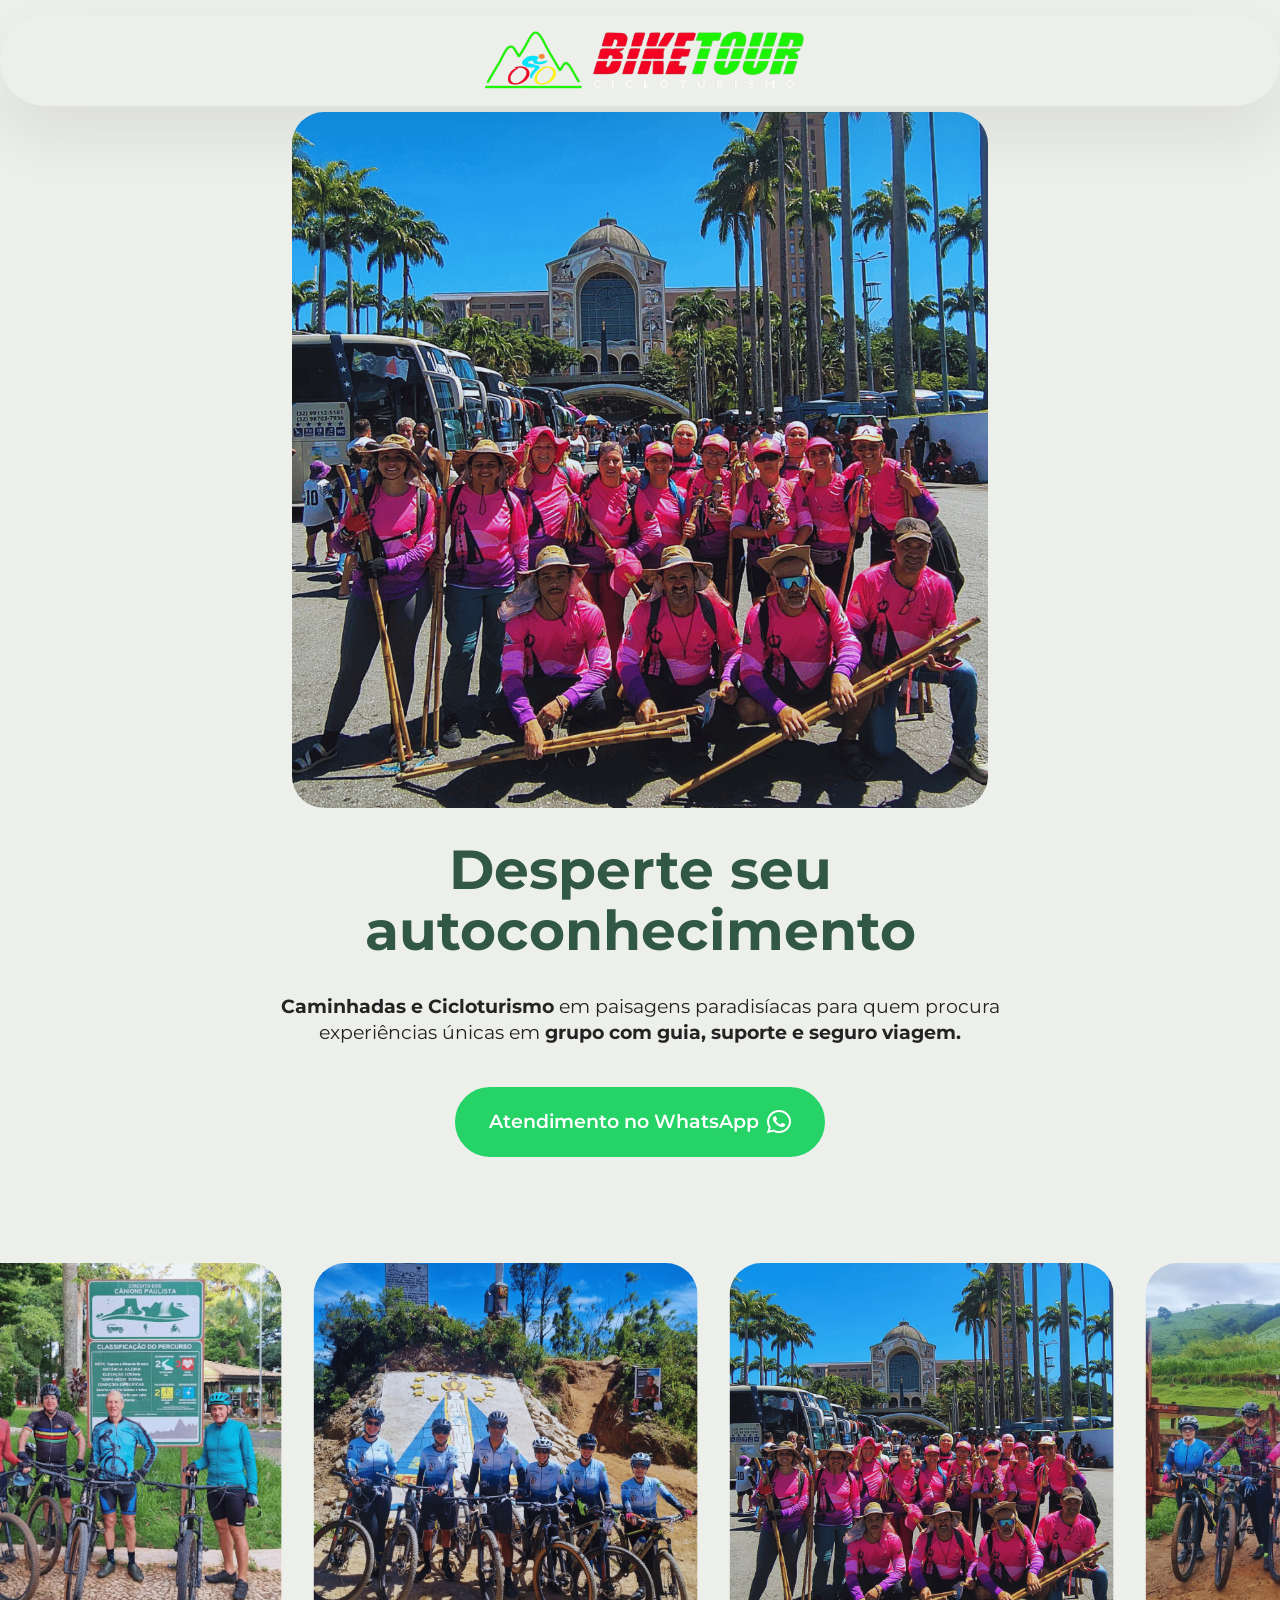
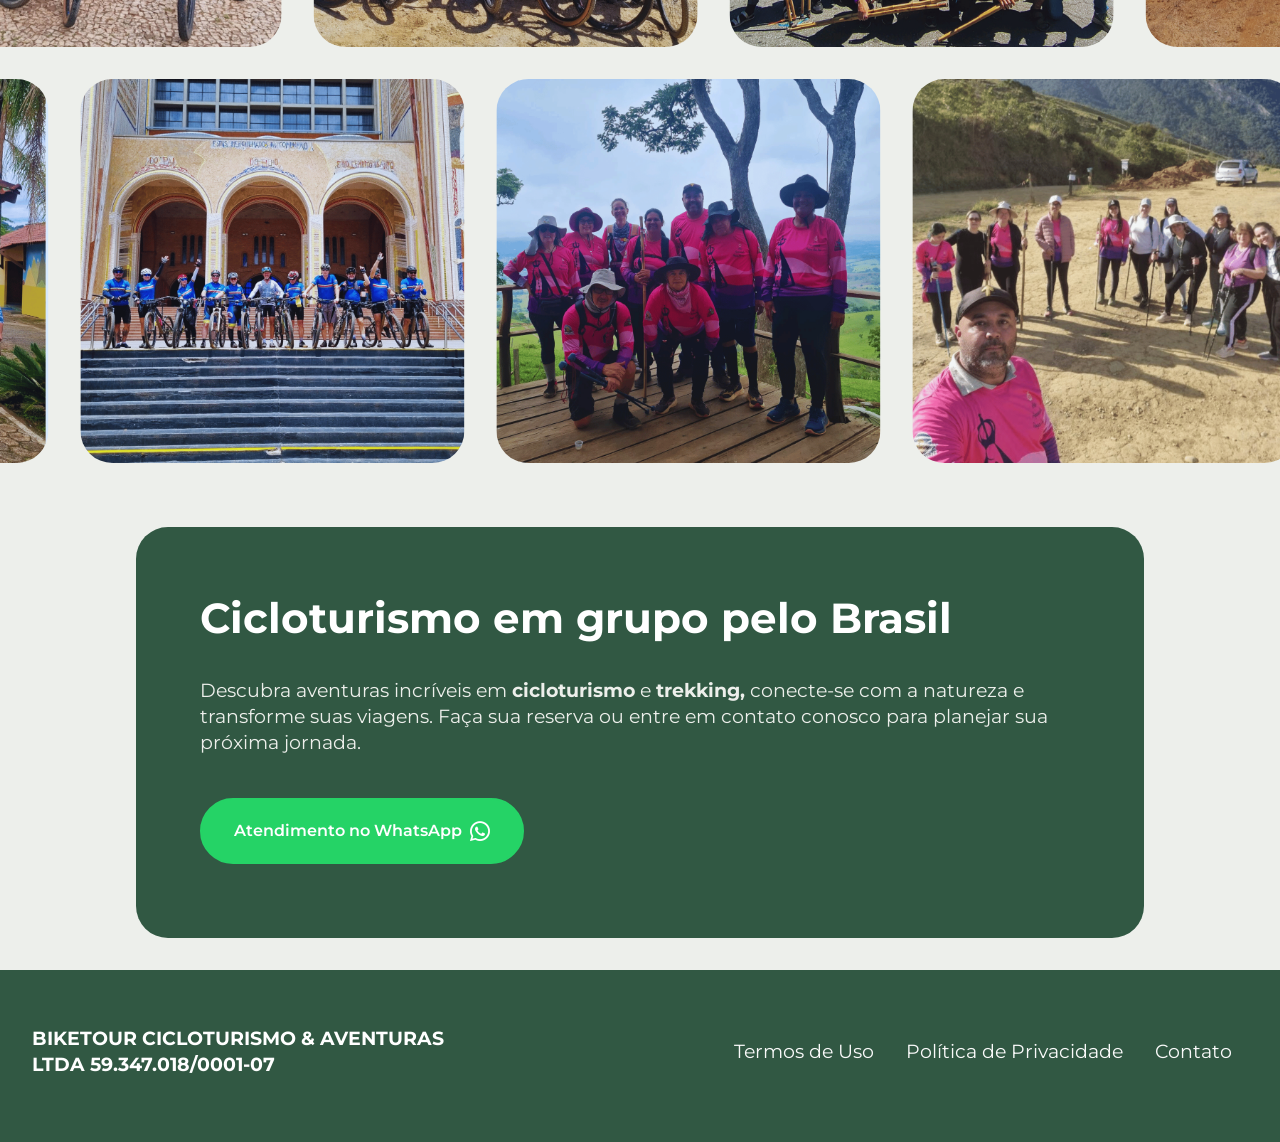
<file: index.html>
<!DOCTYPE html>
<html  >
<head>
<!-- Google Tag Manager -->
<script>(function(w,d,s,l,i){w[l]=w[l]||[];w[l].push({'gtm.start':
new Date().getTime(),event:'gtm.js'});var f=d.getElementsByTagName(s)[0],
j=d.createElement(s),dl=l!='dataLayer'?'&l='+l:'';j.async=true;j.src=
'https://www.googletagmanager.com/gtm.js?id='+i+dl;f.parentNode.insertBefore(j,f);
})(window,document,'script','dataLayer','GTM-5ND7VWKC');</script>
<!-- End Google Tag Manager -->
  <!-- Site made with Mobirise Website Builder v6.1.12, https://mobirise.com -->
  <meta charset="UTF-8">
  <meta http-equiv="X-UA-Compatible" content="IE=edge">
  <meta name="generator" content="Mobirise v6.1.12, mobirise.com">
  <meta name="viewport" content="width=device-width, initial-scale=1, minimum-scale=1">
  <link rel="shortcut icon" href="assets/images/logo-biketour.png" type="image/x-icon">
  <meta name="description" content="">
  
  
  <title>Biketour Cicloturismo</title>
  <link rel="stylesheet" href="assets/web/assets/mobirise-icons2/mobirise2.css">
  <link rel="stylesheet" href="assets/bootstrap/css/bootstrap.min.css">
  <link rel="stylesheet" href="assets/popup-overlay-plugin/style.css">
  <link rel="stylesheet" href="assets/dropdown/css/style.css">
  <link rel="stylesheet" href="assets/socicon/css/styles.css">
  <link rel="stylesheet" href="assets/theme/css/style.css">
  <link rel="preload" href="https://fonts.googleapis.com/css?family=Montserrat:100,200,300,400,500,600,700,800,900,100i,200i,300i,400i,500i,600i,700i,800i,900i&display=swap" as="style" onload="this.onload=null;this.rel='stylesheet'">
  <noscript><link rel="stylesheet" href="https://fonts.googleapis.com/css?family=Montserrat:100,200,300,400,500,600,700,800,900,100i,200i,300i,400i,500i,600i,700i,800i,900i&display=swap"></noscript>
  <link rel="preload" as="style" href="assets/mobirise/css/mbr-additional.css?v=esHiOg"><link rel="stylesheet" href="assets/mobirise/css/mbr-additional.css?v=esHiOg" type="text/css">

  
  
  
</head>
<body>
<!-- Google Tag Manager (noscript) -->
<noscript><iframe src="https://www.googletagmanager.com/ns.html?id=GTM-5ND7VWKC"
height="0" width="0" style="display:none;visibility:hidden"></iframe></noscript>
<!-- End Google Tag Manager (noscript) -->
  
  <section data-bs-version="5.1" class="menu menu4 cid-vbO6K876g1" once="menu" id="menu04-3">
	

	<nav class="navbar navbar-dropdown navbar-expand-lg">
		<div class="container">
			<div class="navbar-brand">
				<span class="navbar-logo">
					<a href="index.html">
						<img src="[data-uri]" alt="Bike Tour" style="height: 4rem;" loading="lazy" class="lazyload" data-src="assets/images/logo-biketour.png">
					</a>
				</span>
				
			</div>
			
			
		</div>
	</nav>
</section>

<section data-bs-version="5.1" class="header12 cid-vbOjhp9xX3" id="header12-c">
  
  

  <div class="text-center container">
    <div class="row mb-4 justify-content-center">
      <div class="col-12 col-md-7">
        <img class="w-100 lazyload" src="[data-uri]" alt="Mobirise Website Builder" loading="lazy" data-src="assets/images/3-1080x1080.webp">
      </div>
    </div>
    <div class="row justify-content-center">
      <div class="col-md-12 content-head">
        <h1 class="mbr-section-title mbr-fonts-style mb-4 display-1"><strong>Desperte seu autoconhecimento</strong></h1>
        <p class="mbr-text mbr-fonts-style mb-4 display-7"><strong>
          Caminhadas e Cicloturismo</strong> em paisagens paradisíacas para quem procura experiências únicas em <strong>grupo com guia, suporte e seguro viagem.
        </strong></p>
        <div class="mbr-section-btn mt-4"><a class="btn btn-danger display-7" href="https://wa.me/553521750444?text=Ol%C3%A1%2C%20acessei%20o%20site%20e%20gostaria%20de%20receber%20atendimento" target="_blank"><span class="socicon socicon-whatsapp mbr-iconfont mbr-iconfont-btn"></span>Atendimento no WhatsApp</a></div>
      </div>
    </div>
  </div>
</section>

<section data-bs-version="5.1" class="gallery4 cid-vbOal3OTsu" id="gallery04-4">
  
  
  <div class="container-fluid gallery-wrapper">
    <div class="row justify-content-center">
      <div class="col-12 content-head">
        
      </div>
    </div>
    <div class="grid-container">
      <div class="grid-container-1" style="transform: translate3d(-200px, 0px, 0px);">
        <div class="grid-item">
          <img src="[data-uri]" alt="Mobirise Website Builder" loading="lazy" class="lazyload" data-src="assets/images/1.webp">
        </div>
        <div class="grid-item">
          <img src="[data-uri]" alt="Mobirise Website Builder" loading="lazy" class="lazyload" data-src="assets/images/3.webp">
        </div>
        <div class="grid-item">
          <img src="[data-uri]" alt="Mobirise Website Builder" loading="lazy" class="lazyload" data-src="assets/images/4.webp">
        </div>
        <div class="grid-item">
          <img src="[data-uri]" alt="Mobirise Website Builder" loading="lazy" class="lazyload" data-src="assets/images/2.webp">
        </div>
      </div>
      <div class="grid-container-2" style="transform: translate3d(-70px, 0px, 0px);">
        <div class="grid-item">
          <img src="[data-uri]" alt="Mobirise Website Builder" loading="lazy" class="lazyload" data-src="assets/images/1-1.webp">
        </div>
        <div class="grid-item">
          <img src="[data-uri]" alt="Mobirise Website Builder" loading="lazy" class="lazyload" data-src="assets/images/5.webp">
        </div>
        <div class="grid-item">
          <img src="[data-uri]" alt="Mobirise Website Builder" loading="lazy" class="lazyload" data-src="assets/images/7.webp">
        </div>
        <div class="grid-item">
          <img src="[data-uri]" alt="" loading="lazy" class="lazyload" data-src="assets/images/6.webp">
        </div>
      </div>
    </div>
  </div>
</section>

<section data-bs-version="5.1" class="article13 cid-vbOaZ98G81" id="article13-5">
    
    
    
    <div class="container">
        <div class="row justify-content-center">
            <div class="card col-md-12 col-lg-10">
                <div class="card-wrapper">
                    <div class="card-box align-left">
                        <h4 class="card-title mbr-fonts-style display-2"><strong>Cicloturismo em grupo pelo Brasil</strong></h4>
                        <p class="mbr-text mbr-fonts-style mt-4 display-7">Descubra aventuras incríveis em <strong>cicloturismo</strong> e <strong>trekking,</strong> conecte-se com a natureza e transforme suas viagens. Faça sua reserva ou entre em contato conosco para planejar sua próxima jornada.<br></p>
                        <div class="mbr-section-btn mt-4"><a class="btn btn-danger display-4" href="https://wa.me/553521750444?text=Ol%C3%A1%2C%20acessei%20o%20site%20e%20gostaria%20de%20receber%20atendimento" target="_blank"><span class="socicon socicon-whatsapp mbr-iconfont mbr-iconfont-btn"></span>Atendimento no WhatsApp</a></div>
                    </div>
                </div>
            </div>
        </div>
    </div>
</section>

<section data-bs-version="5.1" class="footer2 cid-vbO6kKETFr" once="footers" id="footer02-2">
    

    
    

    <div class="container">
        <div class="row">
            <div class="col-12 col-lg-6 center mt-2 mb-3">
                <p class="mbr-fonts-style copyright mb-0 display-7"><strong>
                    BIKETOUR CICLOTURISMO &amp; AVENTURAS LTDA&nbsp;59.347.018/0001-07</strong></p>
            </div>
            <div class="col-12 col-lg-6 center">
                <div class="row-links mt-2 mb-3">
                    <ul class="row-links-soc">
                        
                        
                        
                        
                    <li class="row-links-soc-item mbr-fonts-style display-7"><a href="termos.html" class="text-white text-primary" target="_blank">Termos de Uso</a></li><li class="row-links-soc-item mbr-fonts-style display-7"><a href="privacidade.html" class="text-white text-primary" target="_blank">Política de Privacidade</a></li><li class="row-links-soc-item mbr-fonts-style display-7"><a href="https://wa.me/553521750444?text=Ol%C3%A1%2C%20acessei%20o%20site%20e%20gostaria%20de%20receber%20atendimento" class="text-white text-primary" target="_blank">Contato</a></li></ul>
                </div>
            </div>
        </div>
    </div>
</section>


<script src="assets/bootstrap/js/bootstrap.bundle.min.js"></script>
  <script src="assets/smoothscroll/smooth-scroll.js"></script>
  <script src="assets/ytplayer/index.js"></script>
  <script src="assets/dropdown/js/navbar-dropdown.js"></script>
  <script src="assets/scrollgallery/scroll-gallery.js"></script>
  <script src="assets/theme/js/script.js"></script>
  
  
  
<script>"use strict";if("loading"in HTMLImageElement.prototype){document.querySelectorAll('img[loading="lazy"]').forEach(e=>{e.src=e.dataset.src;if(e.getAttribute("style")){e.setAttribute("data-temp-style",e.getAttribute("style"))};if(e.getAttribute("data-aspectratio")){e.style.paddingTop=100*e.getAttribute("data-aspectratio")+"%";e.style.height=0;}e.onload=function(){if(e.getAttribute("data-temp-style")){e.setAttribute("style", e.getAttribute("data-temp-style"))}else{e.removeAttribute("style")};e.removeAttribute("data-temp-style")}})}else{const e=document.createElement("script");e.src="https://cdnjs.cloudflare.com/ajax/libs/lazysizes/5.1.2/lazysizes.min.js";document.body.appendChild(e)}</script>
</body>
</html>
</file>
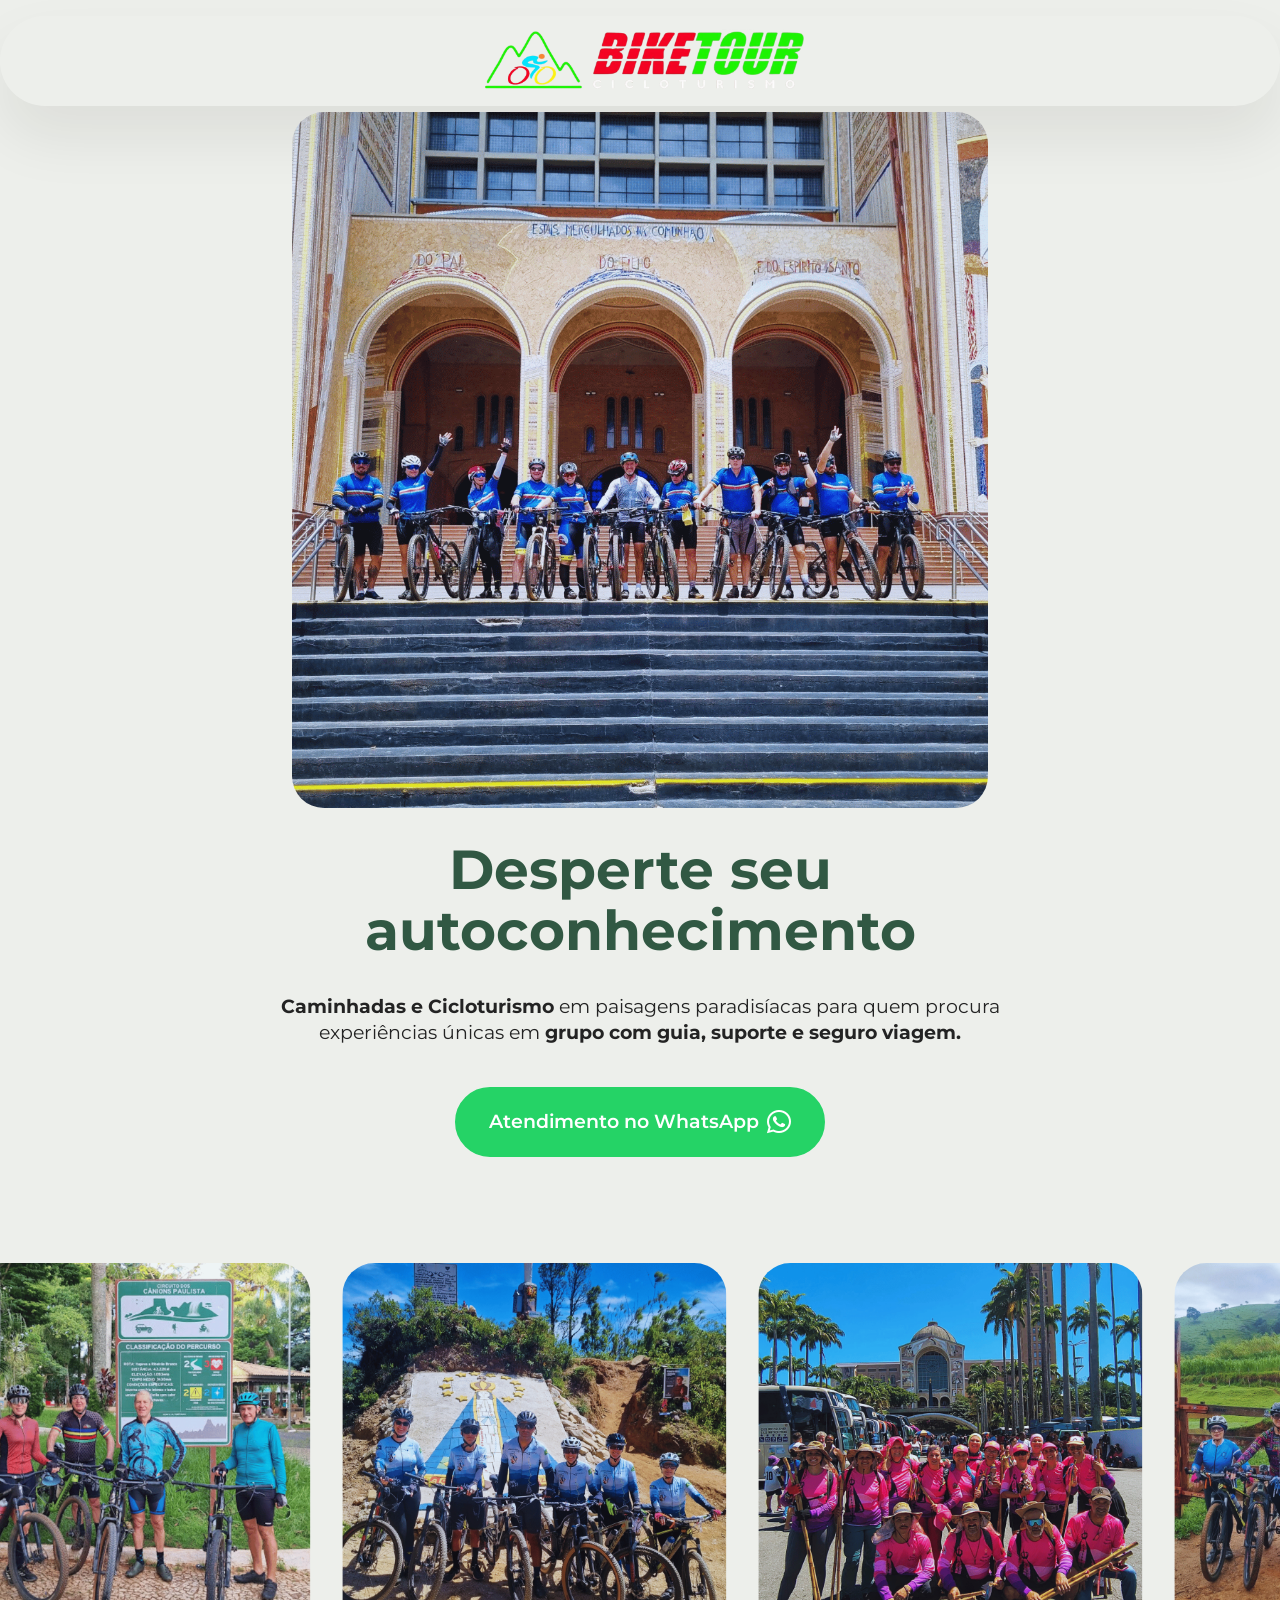
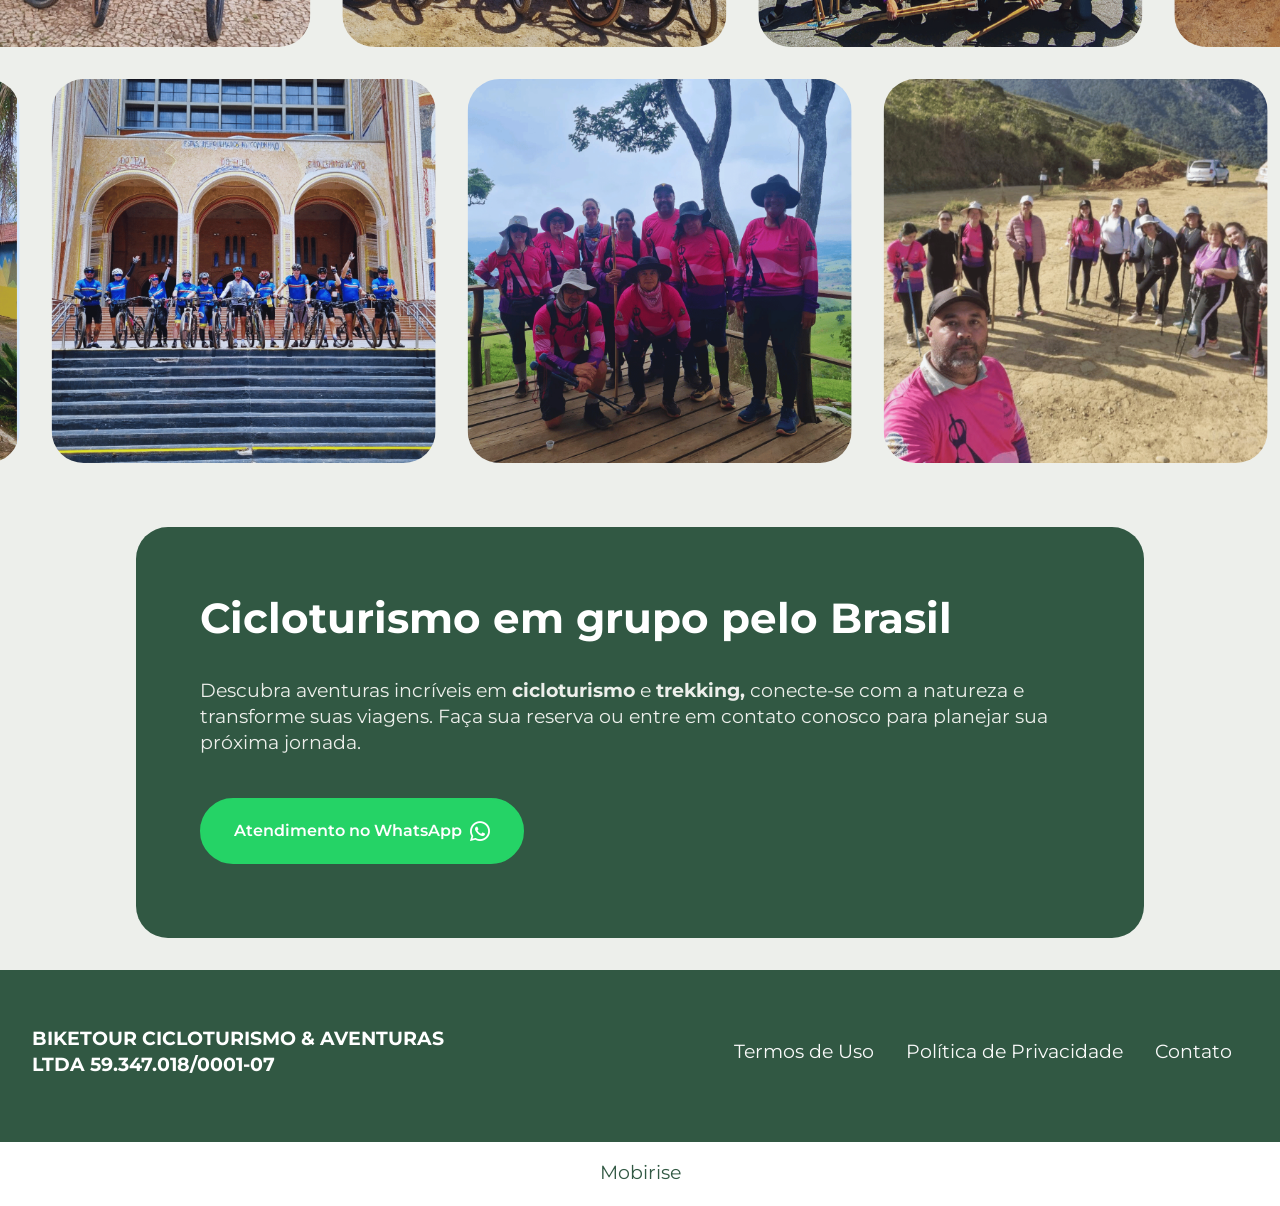
<file: biketour.html>
<!DOCTYPE html>
<html  >
<head><!-- Google Tag Manager -->
<script>(function(w,d,s,l,i){w[l]=w[l]||[];w[l].push({'gtm.start':
new Date().getTime(),event:'gtm.js'});var f=d.getElementsByTagName(s)[0],
j=d.createElement(s),dl=l!='dataLayer'?'&l='+l:'';j.async=true;j.src=
'https://www.googletagmanager.com/gtm.js?id='+i+dl;f.parentNode.insertBefore(j,f);
})(window,document,'script','dataLayer','GTM-5ND7VWKC');</script>
<!-- End Google Tag Manager -->
  <!-- Site made with Mobirise Website Builder v6.1.12, https://mobirise.com -->
  <meta charset="UTF-8">
  <meta http-equiv="X-UA-Compatible" content="IE=edge">
  <meta name="generator" content="Mobirise v6.1.12, mobirise.com">
  <meta name="viewport" content="width=device-width, initial-scale=1, minimum-scale=1">
  <link rel="shortcut icon" href="assets/images/logo-biketour.png" type="image/x-icon">
  <meta name="description" content="">
  
  
  <title>Biketour Cicloturismo - Imagem 2</title>
  <link rel="stylesheet" href="assets/web/assets/mobirise-icons2/mobirise2.css">
  <link rel="stylesheet" href="assets/bootstrap/css/bootstrap.min.css">
  <link rel="stylesheet" href="assets/dropdown/css/style.css">
  <link rel="stylesheet" href="assets/socicon/css/styles.css">
  <link rel="stylesheet" href="assets/theme/css/style.css">
  <link rel="preload" href="https://fonts.googleapis.com/css?family=Montserrat:100,200,300,400,500,600,700,800,900,100i,200i,300i,400i,500i,600i,700i,800i,900i&display=swap" as="style" onload="this.onload=null;this.rel='stylesheet'">
  <noscript><link rel="stylesheet" href="https://fonts.googleapis.com/css?family=Montserrat:100,200,300,400,500,600,700,800,900,100i,200i,300i,400i,500i,600i,700i,800i,900i&display=swap"></noscript>
  <link rel="preload" as="style" href="assets/mobirise/css/mbr-additional.css?v=YZMbKx"><link rel="stylesheet" href="assets/mobirise/css/mbr-additional.css?v=YZMbKx" type="text/css">

  
  
  
</head>
<body>
  <!-- Google Tag Manager (noscript) -->
<noscript><iframe src="https://www.googletagmanager.com/ns.html?id=GTM-5ND7VWKC"
height="0" width="0" style="display:none;visibility:hidden"></iframe></noscript>
<!-- End Google Tag Manager (noscript) -->
  <section data-bs-version="5.1" class="menu menu4 cid-vd7oV7QflZ" once="menu" id="menu04-j">
	

	<nav class="navbar navbar-dropdown navbar-expand-lg">
		<div class="container">
			<div class="navbar-brand">
				<span class="navbar-logo">
					<a href="index.html">
						<img src="assets/images/logo-biketour.png" alt="Bike Tour" style="height: 4rem;">
					</a>
				</span>
				
			</div>
			
			
		</div>
	</nav>
</section>

<section data-bs-version="5.1" class="header12 cid-vd7oV8FNvp" id="header12-k">
  
  

  <div class="text-center container">
    <div class="row mb-4 justify-content-center">
      <div class="col-12 col-md-7">
        <img class="w-100" src="assets/images/7.webp" alt="BikeTour">
      </div>
    </div>
    <div class="row justify-content-center">
      <div class="col-md-12 content-head">
        <h1 class="mbr-section-title mbr-fonts-style mb-4 display-1"><strong>Desperte seu autoconhecimento</strong></h1>
        <p class="mbr-text mbr-fonts-style mb-4 display-7"><strong>
          Caminhadas e Cicloturismo</strong> em paisagens paradisíacas para quem procura experiências únicas em <strong>grupo com guia, suporte e seguro viagem.
        </strong></p>
        <div class="mbr-section-btn mt-4"><a class="btn btn-danger display-7" href="https://wa.me/553521750444?text=Ol%C3%A1%2C%20acessei%20o%20site%20e%20gostaria%20de%20receber%20atendimento" target="_blank"><span class="socicon socicon-whatsapp mbr-iconfont mbr-iconfont-btn"></span>Atendimento no WhatsApp</a></div>
      </div>
    </div>
  </div>
</section>

<section data-bs-version="5.1" class="gallery4 cid-vd7oV8RDNk" id="gallery04-l">
  
  
  <div class="container-fluid gallery-wrapper">
    <div class="row justify-content-center">
      <div class="col-12 content-head">
        
      </div>
    </div>
    <div class="grid-container">
      <div class="grid-container-1" style="transform: translate3d(-200px, 0px, 0px);">
        <div class="grid-item">
          <img src="assets/images/1.webp" alt="Mobirise Website Builder">
        </div>
        <div class="grid-item">
          <img src="assets/images/3.webp" alt="Mobirise Website Builder">
        </div>
        <div class="grid-item">
          <img src="assets/images/4.webp" alt="Mobirise Website Builder">
        </div>
        <div class="grid-item">
          <img src="assets/images/2.webp" alt="Mobirise Website Builder">
        </div>
      </div>
      <div class="grid-container-2" style="transform: translate3d(-70px, 0px, 0px);">
        <div class="grid-item">
          <img src="assets/images/1-1.webp" alt="Mobirise Website Builder">
        </div>
        <div class="grid-item">
          <img src="assets/images/5.webp" alt="Mobirise Website Builder">
        </div>
        <div class="grid-item">
          <img src="assets/images/7.webp" alt="Mobirise Website Builder">
        </div>
        <div class="grid-item">
          <img src="assets/images/6.webp" alt="">
        </div>
      </div>
    </div>
  </div>
</section>

<section data-bs-version="5.1" class="article13 cid-vd7oV90yz9" id="article13-m">
    
    
    
    <div class="container">
        <div class="row justify-content-center">
            <div class="card col-md-12 col-lg-10">
                <div class="card-wrapper">
                    <div class="card-box align-left">
                        <h4 class="card-title mbr-fonts-style display-2"><strong>Cicloturismo em grupo pelo Brasil</strong></h4>
                        <p class="mbr-text mbr-fonts-style mt-4 display-7">Descubra aventuras incríveis em <strong>cicloturismo</strong> e <strong>trekking,</strong> conecte-se com a natureza e transforme suas viagens. Faça sua reserva ou entre em contato conosco para planejar sua próxima jornada.<br></p>
                        <div class="mbr-section-btn mt-4"><a class="btn btn-danger display-4" href="https://wa.me/553521750444?text=Ol%C3%A1%2C%20acessei%20o%20site%20e%20gostaria%20de%20receber%20atendimento" target="_blank"><span class="socicon socicon-whatsapp mbr-iconfont mbr-iconfont-btn"></span>Atendimento no WhatsApp</a></div>
                    </div>
                </div>
            </div>
        </div>
    </div>
</section>

<section data-bs-version="5.1" class="footer2 cid-vd7oV9aZLF" once="footers" id="footer02-n">
    

    
    

    <div class="container">
        <div class="row">
            <div class="col-12 col-lg-6 center mt-2 mb-3">
                <p class="mbr-fonts-style copyright mb-0 display-7"><strong>
                    BIKETOUR CICLOTURISMO &amp; AVENTURAS LTDA&nbsp;59.347.018/0001-07</strong></p>
            </div>
            <div class="col-12 col-lg-6 center">
                <div class="row-links mt-2 mb-3">
                    <ul class="row-links-soc">
                        
                        
                        
                        
                    <li class="row-links-soc-item mbr-fonts-style display-7"><a href="termos.html" class="text-white text-primary" target="_blank">Termos de Uso</a></li><li class="row-links-soc-item mbr-fonts-style display-7"><a href="privacidade.html" class="text-white text-primary" target="_blank">Política de Privacidade</a></li><li class="row-links-soc-item mbr-fonts-style display-7"><a href="https://wa.me/553521750444?text=Ol%C3%A1%2C%20acessei%20o%20site%20e%20gostaria%20de%20receber%20atendimento" class="text-white text-primary" target="_blank">Contato</a></li></ul>
                </div>
            </div>
        </div>
    </div>
</section><section class="display-7" style="padding: 0;align-items: center;justify-content: center;flex-wrap: wrap;    align-content: center;display: flex;position: relative;height: 4rem;"><a href="https://mobiri.se/3394915" style="flex: 1 1;height: 4rem;position: absolute;width: 100%;z-index: 1;"><img alt="" style="height: 4rem;" src="[data-uri]"></a><p style="margin: 0;text-align: center;" class="display-7">&#8204;</p><a style="z-index:1" href="https://mobirise.com">Mobirise </a></section><script src="assets/bootstrap/js/bootstrap.bundle.min.js"></script>  <script src="assets/smoothscroll/smooth-scroll.js"></script>  <script src="assets/ytplayer/index.js"></script>  <script src="assets/dropdown/js/navbar-dropdown.js"></script>  <script src="assets/scrollgallery/scroll-gallery.js"></script>  <script src="assets/theme/js/script.js"></script>  
  
  
</body>
</html>
</file>
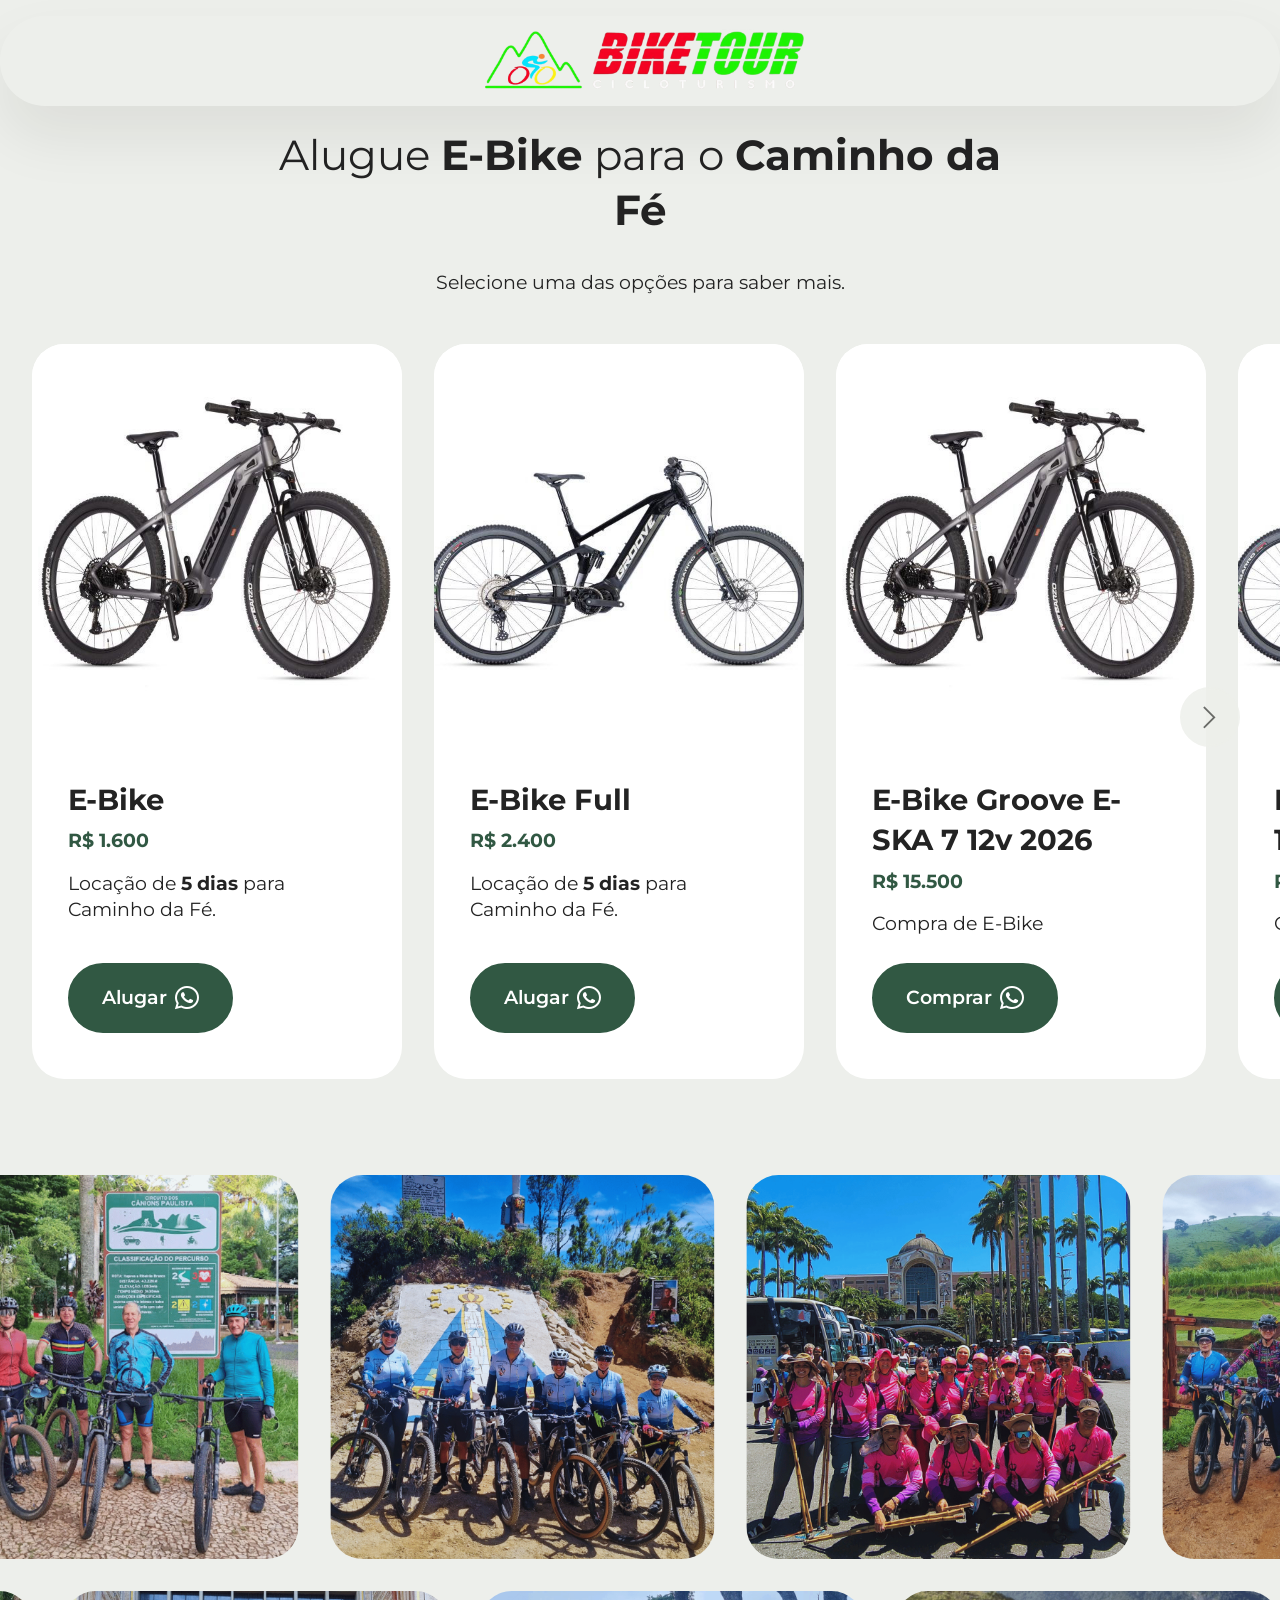
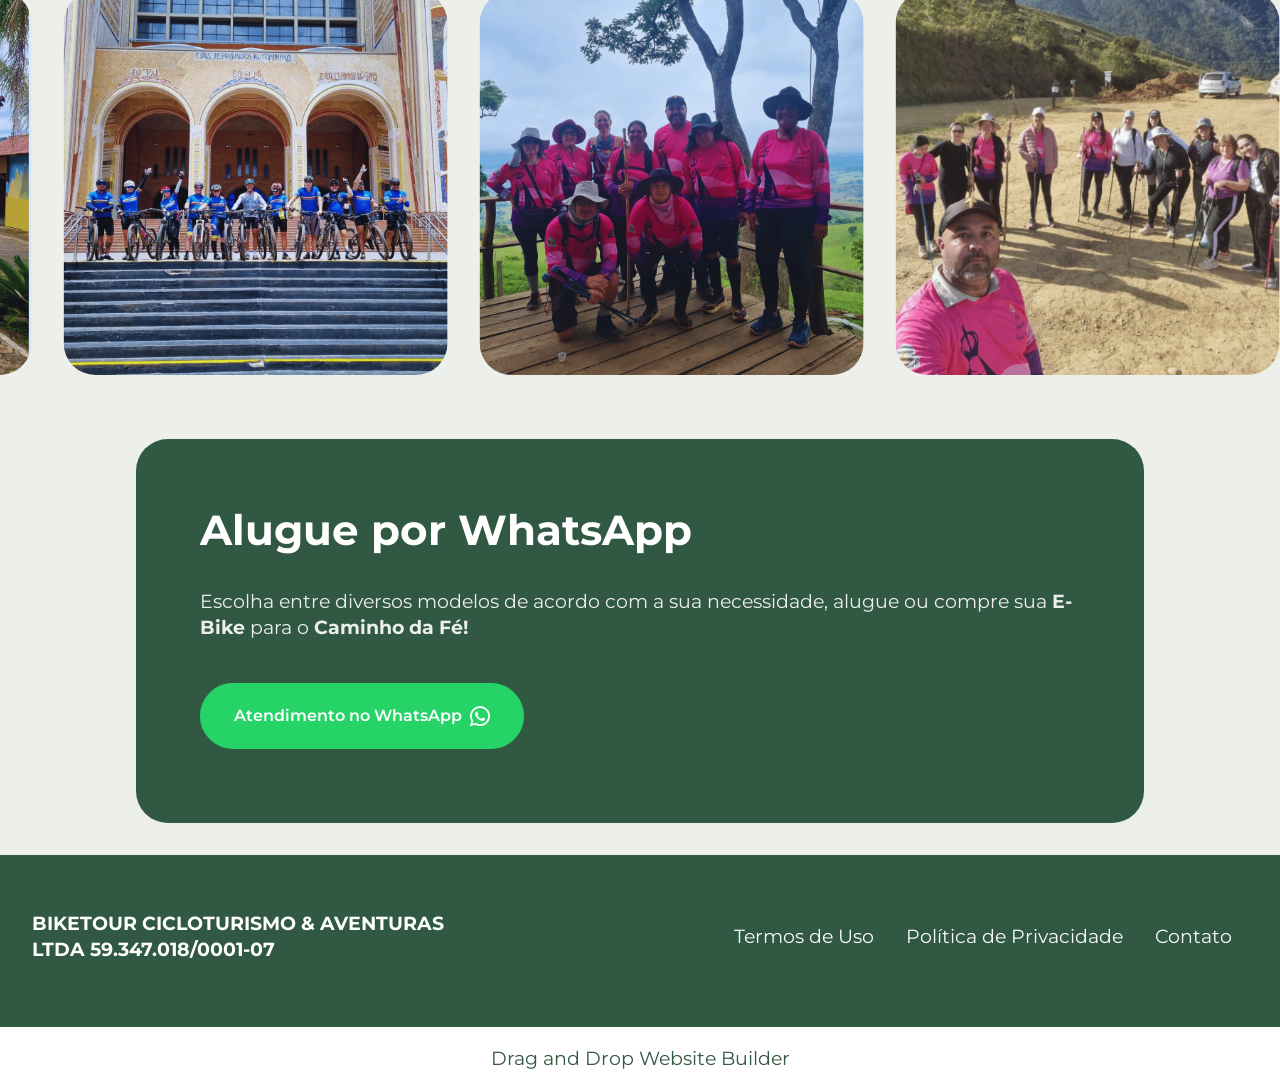
<file: ebike.html>
<!DOCTYPE html>
<html  >
<head><!-- Google Tag Manager -->
<script>(function(w,d,s,l,i){w[l]=w[l]||[];w[l].push({'gtm.start':
new Date().getTime(),event:'gtm.js'});var f=d.getElementsByTagName(s)[0],
j=d.createElement(s),dl=l!='dataLayer'?'&l='+l:'';j.async=true;j.src=
'https://www.googletagmanager.com/gtm.js?id='+i+dl;f.parentNode.insertBefore(j,f);
})(window,document,'script','dataLayer','GTM-5ND7VWKC');</script>
<!-- End Google Tag Manager -->
  <!-- Site made with Mobirise Website Builder v6.1.12, https://mobirise.com -->
  <meta charset="UTF-8">
  <meta http-equiv="X-UA-Compatible" content="IE=edge">
  <meta name="generator" content="Mobirise v6.1.12, mobirise.com">
  <meta name="viewport" content="width=device-width, initial-scale=1, minimum-scale=1">
  <link rel="shortcut icon" href="assets/images/logo-biketour.png" type="image/x-icon">
  <meta name="description" content="">
  
  
  <title>E-Bike</title>
  <link rel="stylesheet" href="assets/web/assets/mobirise-icons2/mobirise2.css">
  <link rel="stylesheet" href="assets/bootstrap/css/bootstrap.min.css">
  <link rel="stylesheet" href="assets/dropdown/css/style.css">
  <link rel="stylesheet" href="assets/socicon/css/styles.css">
  <link rel="stylesheet" href="assets/theme/css/style.css">
  <link rel="preload" href="https://fonts.googleapis.com/css?family=Montserrat:100,200,300,400,500,600,700,800,900,100i,200i,300i,400i,500i,600i,700i,800i,900i&display=swap" as="style" onload="this.onload=null;this.rel='stylesheet'">
  <noscript><link rel="stylesheet" href="https://fonts.googleapis.com/css?family=Montserrat:100,200,300,400,500,600,700,800,900,100i,200i,300i,400i,500i,600i,700i,800i,900i&display=swap"></noscript>
  <link rel="preload" as="style" href="assets/mobirise/css/mbr-additional.css?v=kAm7w5"><link rel="stylesheet" href="assets/mobirise/css/mbr-additional.css?v=kAm7w5" type="text/css">

  
  
  
</head>
<body><!-- Google Tag Manager (noscript) -->
<noscript><iframe src="https://www.googletagmanager.com/ns.html?id=GTM-5ND7VWKC"
height="0" width="0" style="display:none;visibility:hidden"></iframe></noscript>
<!-- End Google Tag Manager (noscript) -->
  
  <section data-bs-version="5.1" class="menu menu4 cid-vd7kHS4foz" once="menu" id="menu04-d">
	

	<nav class="navbar navbar-dropdown navbar-expand-lg">
		<div class="container">
			<div class="navbar-brand">
				<span class="navbar-logo">
					<a href="index.html">
						<img src="assets/images/logo-biketour.png" alt="Bike Tour" style="height: 4rem;">
					</a>
				</span>
				
			</div>
			
			
		</div>
	</nav>
</section>

<section data-bs-version="5.1" class="features017 mbr-embla cid-vd7l1MZoal" id="features017-i">
	
	
	<div class="position-relative">
		<div class="container-fluid">
			<div class="row justify-content-center">
				<div class="col-12 content-head">
					<div class="mbr-section-head mb-5">
						<h4 class="mbr-section-title mbr-fonts-style align-center mb-0 display-2">
							Alugue <strong>E-Bike</strong> para o <strong>Caminho da Fé</strong></h4>
						<h5 class="mbr-section-subtitle mbr-fonts-style align-center mb-0 mt-4 display-7">
							Selecione uma das opções para saber mais.</h5>
					</div>
				</div>
			</div>
		</div>

		<div class="embla" data-skip-snaps="true" data-align="center" data-contain-scroll="trimSnaps" data-auto-play-interval="5" data-draggable="true">
			<div class="embla__viewport container-fluid">
				<div class="embla__container">
					<div class="embla__slide slider-image item active" style="margin-left: 1rem; margin-right: 1rem;">
						<div class="slide-content">
							<div class="item-img">
								<div class="item-wrapper">
									<img src="assets/images/grafite-1-2-600x600.webp" alt="Mobirise Website Builder" title="" data-slide-to="0" data-bs-slide-to="0">
								</div>
							</div>
							<div class="item-content">
								<h5 class="item-title mbr-fonts-style display-5">
									<strong>E-Bike</strong></h5>
								<h3 class="item-subtitle mbr-fonts-style mt-1 display-7"><strong>
									R$ 1.600</strong></h3>
								<p class="mbr-text mbr-fonts-style mt-3 display-7">
									Locação de <strong>5 dias</strong> para Caminho da Fé.</p>
							</div>

							<div class="mbr-section-btn item-footer mt-2"><a href="https://wa.me/553521750444?text=Olá,%20gostaria%20de%20alugar%20uma%20E-Bike%20para%20o%20Caminho%20da%20Fé" class="btn item-btn btn-primary display-7" target="_blank"><span class="socicon socicon-whatsapp mbr-iconfont mbr-iconfont-btn"></span>Alugar</a></div>
						</div>
					</div><div class="embla__slide slider-image item" style="margin-left: 1rem; margin-right: 1rem;">
						<div class="slide-content">
							<div class="item-img">
								<div class="item-wrapper">
									<img src="assets/images/e-slap-alloy-site-1-600x600.webp" alt="Mobirise Website Builder" title="" data-slide-to="1" data-bs-slide-to="1">
								</div>
							</div>
							<div class="item-content">
								<h5 class="item-title mbr-fonts-style display-5">
									<strong>E-Bike Full</strong></h5>
								<h3 class="item-subtitle mbr-fonts-style mt-1 display-7"><strong>
									R$ 2.400</strong></h3>
								<p class="mbr-text mbr-fonts-style mt-3 display-7">
									Locação de <strong>5 dias</strong> para Caminho da Fé.</p>
							</div>

							<div class="mbr-section-btn item-footer mt-2"><a href="https://wa.me/553521750444?text=Olá,%20gostaria%20de%20alugar%20uma%20E-Bike%20para%20o%20Caminho%20da%20Fé" class="btn item-btn btn-primary display-7" target="_blank"><span class="socicon socicon-whatsapp mbr-iconfont mbr-iconfont-btn"></span>Alugar</a></div>
						</div>
					</div><div class="embla__slide slider-image item" style="margin-left: 1rem; margin-right: 1rem;">
						<div class="slide-content">
							<div class="item-img">
								<div class="item-wrapper">
									<img src="assets/images/grafite-1-2-600x600.webp" alt="Mobirise Website Builder" title="" data-slide-to="2" data-bs-slide-to="2">
								</div>
							</div>
							<div class="item-content">
								<h5 class="item-title mbr-fonts-style display-5"><strong>E-Bike Groove E-SKA 7 12v 2026</strong></h5>
								<h3 class="item-subtitle mbr-fonts-style mt-1 display-7"><strong>
									R$ 15.500</strong></h3>
								<p class="mbr-text mbr-fonts-style mt-3 display-7">Compra de E-Bike</p>
							</div>

							<div class="mbr-section-btn item-footer mt-2"><a href="https://wa.me/553521750444?text=Olá,%20gostaria%20de%20alugar%20uma%20E-Bike%20para%20o%20Caminho%20da%20Fé" class="btn item-btn btn-primary display-7" target="_blank"><span class="socicon socicon-whatsapp mbr-iconfont mbr-iconfont-btn"></span>Comprar</a></div>
						</div>
					</div><div class="embla__slide slider-image item" style="margin-left: 1rem; margin-right: 1rem;">
						<div class="slide-content">
							<div class="item-img">
								<div class="item-wrapper">
									<img src="assets/images/e-slap-alloy-site-1-600x600.webp" alt="Mobirise Website Builder" title="" data-slide-to="3" data-bs-slide-to="3">
								</div>
							</div>
							<div class="item-content">
								<h5 class="item-title mbr-fonts-style display-5">
									<strong>E-Bike E-Slap Alloy 12v 2026</strong></h5>
								<h3 class="item-subtitle mbr-fonts-style mt-1 display-7"><strong>
									R$ 34.990</strong></h3>
								<p class="mbr-text mbr-fonts-style mt-3 display-7">Compra de E-Bike</p>
							</div>

							<div class="mbr-section-btn item-footer mt-2"><a href="https://wa.me/553521750444?text=Olá,%20gostaria%20de%20alugar%20uma%20E-Bike%20para%20o%20Caminho%20da%20Fé" class="btn item-btn btn-primary display-7" target="_blank"><span class="socicon socicon-whatsapp mbr-iconfont mbr-iconfont-btn"></span>Comprar</a></div>
						</div>
					</div>
					
					
					
					
					
					
					
				</div>
			</div>
			<button class="embla__button embla__button--prev">
				<span class="mobi-mbri mobi-mbri-arrow-prev mbr-iconfont" aria-hidden="true"></span>
				<span class="sr-only visually-hidden visually-hidden visually-hidden">Previous</span>
			</button>
			<button class="embla__button embla__button--next">
				<span class="mobi-mbri mobi-mbri-arrow-next mbr-iconfont" aria-hidden="true"></span>
				<span class="sr-only visually-hidden visually-hidden visually-hidden">Next</span>
			</button>
		</div>
	</div>
</section>

<section data-bs-version="5.1" class="gallery4 cid-vd7kHSWoYa" id="gallery04-f">
  
  
  <div class="container-fluid gallery-wrapper">
    <div class="row justify-content-center">
      <div class="col-12 content-head">
        
      </div>
    </div>
    <div class="grid-container">
      <div class="grid-container-1" style="transform: translate3d(-200px, 0px, 0px);">
        <div class="grid-item">
          <img src="assets/images/1.webp" alt="Mobirise Website Builder">
        </div>
        <div class="grid-item">
          <img src="assets/images/3.webp" alt="Mobirise Website Builder">
        </div>
        <div class="grid-item">
          <img src="assets/images/4.webp" alt="Mobirise Website Builder">
        </div>
        <div class="grid-item">
          <img src="assets/images/2.webp" alt="Mobirise Website Builder">
        </div>
      </div>
      <div class="grid-container-2" style="transform: translate3d(-70px, 0px, 0px);">
        <div class="grid-item">
          <img src="assets/images/1-1.webp" alt="Mobirise Website Builder">
        </div>
        <div class="grid-item">
          <img src="assets/images/5.webp" alt="Mobirise Website Builder">
        </div>
        <div class="grid-item">
          <img src="assets/images/7.webp" alt="Mobirise Website Builder">
        </div>
        <div class="grid-item">
          <img src="assets/images/6.webp" alt="">
        </div>
      </div>
    </div>
  </div>
</section>

<section data-bs-version="5.1" class="article13 cid-vd7kHT7roC" id="article13-g">
    
    
    
    <div class="container">
        <div class="row justify-content-center">
            <div class="card col-md-12 col-lg-10">
                <div class="card-wrapper">
                    <div class="card-box align-left">
                        <h4 class="card-title mbr-fonts-style display-2"><strong>Alugue por WhatsApp</strong></h4>
                        <p class="mbr-text mbr-fonts-style mt-4 display-7">Escolha entre diversos modelos de acordo com a sua necessidade, alugue ou compre sua <strong>E-Bike</strong> para o <strong>Caminho da Fé!</strong></p>
                        <div class="mbr-section-btn mt-4"><a class="btn btn-danger display-4" href="https://wa.me/553521750444?text=Olá,%20gostaria%20de%20alugar%20uma%20E-Bike%20para%20o%20Caminho%20da%20Fé" target="_blank"><span class="socicon socicon-whatsapp mbr-iconfont mbr-iconfont-btn"></span>Atendimento no WhatsApp</a></div>
                    </div>
                </div>
            </div>
        </div>
    </div>
</section>

<section data-bs-version="5.1" class="footer2 cid-vd7kHTj86w" once="footers" id="footer02-h">
    

    
    

    <div class="container">
        <div class="row">
            <div class="col-12 col-lg-6 center mt-2 mb-3">
                <p class="mbr-fonts-style copyright mb-0 display-7"><strong>
                    BIKETOUR CICLOTURISMO &amp; AVENTURAS LTDA&nbsp;59.347.018/0001-07</strong></p>
            </div>
            <div class="col-12 col-lg-6 center">
                <div class="row-links mt-2 mb-3">
                    <ul class="row-links-soc">
                        
                        
                        
                        
                    <li class="row-links-soc-item mbr-fonts-style display-7"><a href="termos.html" class="text-white text-primary" target="_blank">Termos de Uso</a></li><li class="row-links-soc-item mbr-fonts-style display-7"><a href="privacidade.html" class="text-white text-primary" target="_blank">Política de Privacidade</a></li><li class="row-links-soc-item mbr-fonts-style display-7"><a href="https://wa.me/553521750444?text=Ol%C3%A1%2C%20acessei%20o%20site%20e%20gostaria%20de%20receber%20atendimento" class="text-white text-primary" target="_blank">Contato</a></li></ul>
                </div>
            </div>
        </div>
    </div>
</section><section class="display-7" style="padding: 0;align-items: center;justify-content: center;flex-wrap: wrap;    align-content: center;display: flex;position: relative;height: 4rem;"><a href="https://mobiri.se/3394915" style="flex: 1 1;height: 4rem;position: absolute;width: 100%;z-index: 1;"><img alt="" style="height: 4rem;" src="[data-uri]"></a><p style="margin: 0;text-align: center;" class="display-7">&#8204;</p><a style="z-index:1" href="https://mobirise.com/drag-drop-website-builder.html">Drag and Drop Website Builder</a></section><script src="assets/bootstrap/js/bootstrap.bundle.min.js"></script>  <script src="assets/smoothscroll/smooth-scroll.js"></script>  <script src="assets/ytplayer/index.js"></script>  <script src="assets/dropdown/js/navbar-dropdown.js"></script>  <script src="assets/embla/embla.min.js"></script>  <script src="assets/embla/script.js"></script>  <script src="assets/scrollgallery/scroll-gallery.js"></script>  <script src="assets/theme/js/script.js"></script>  
  
  
</body>
</html>
</file>
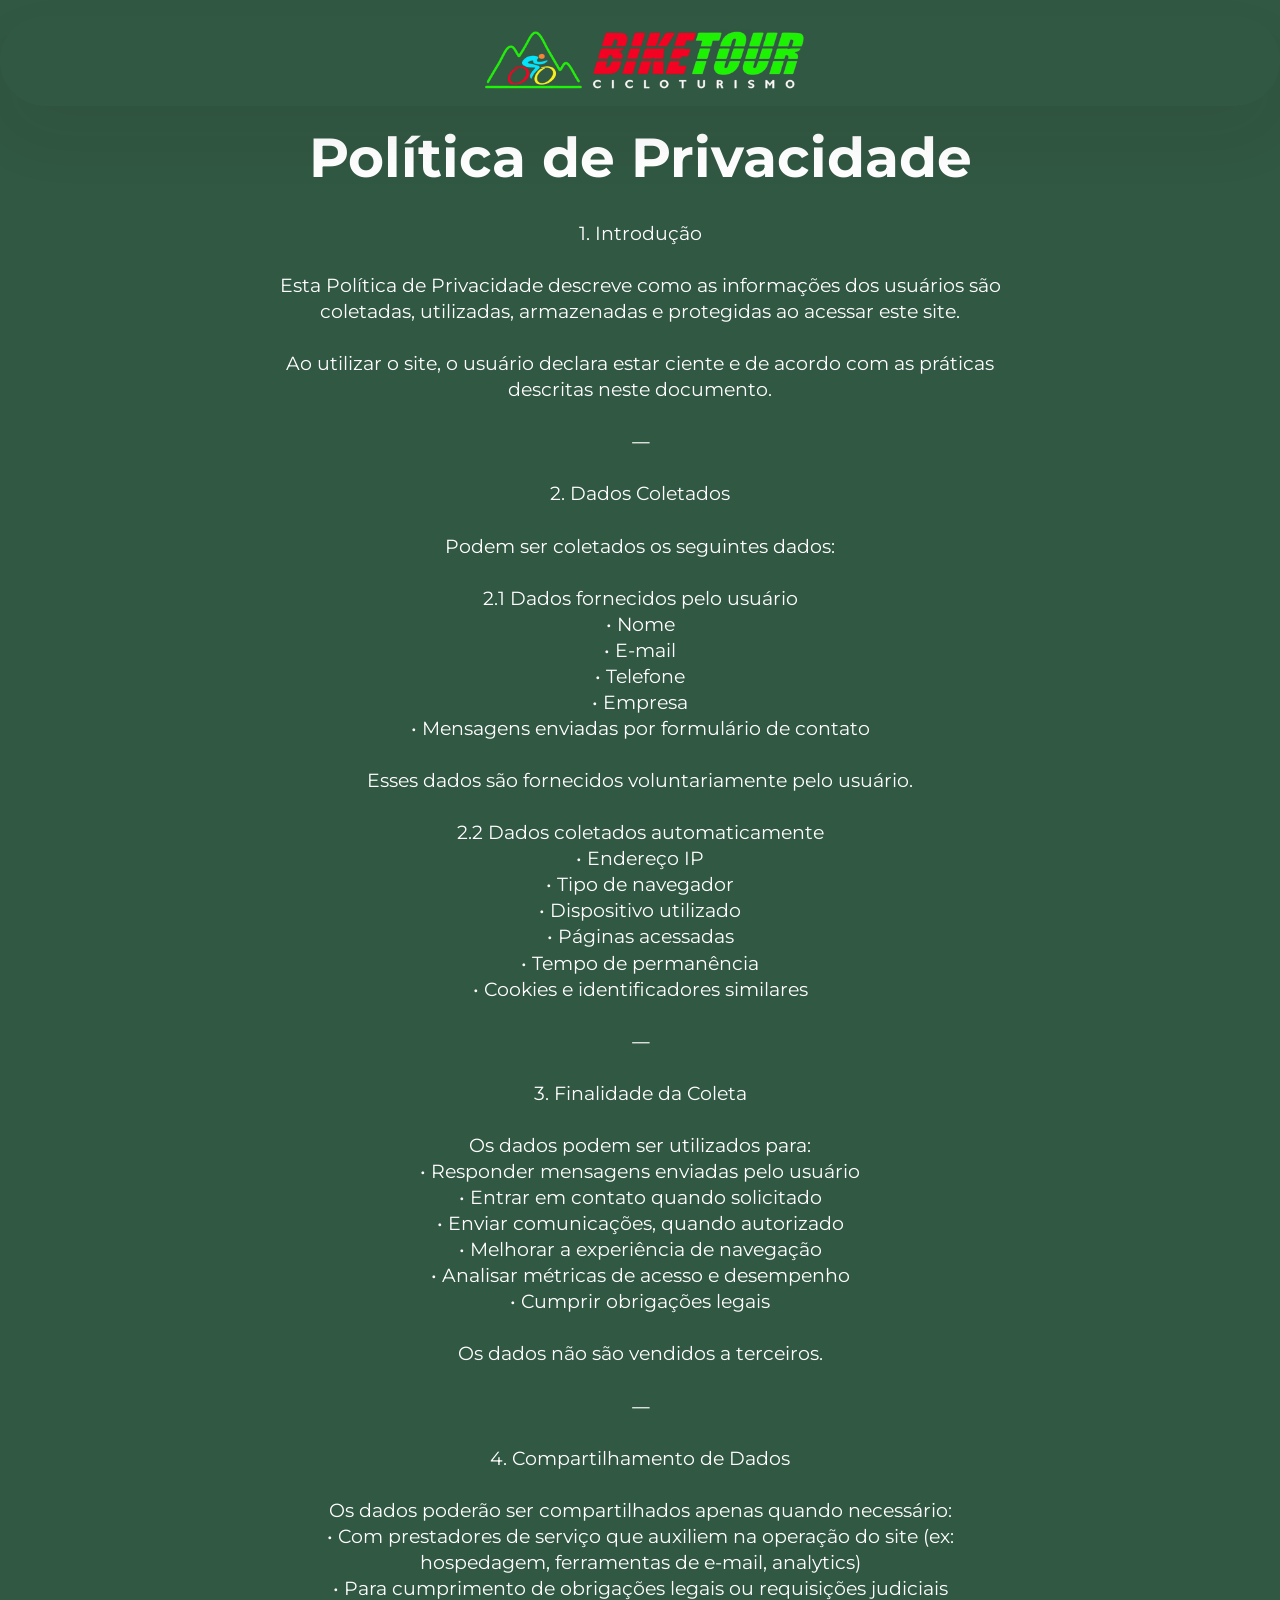
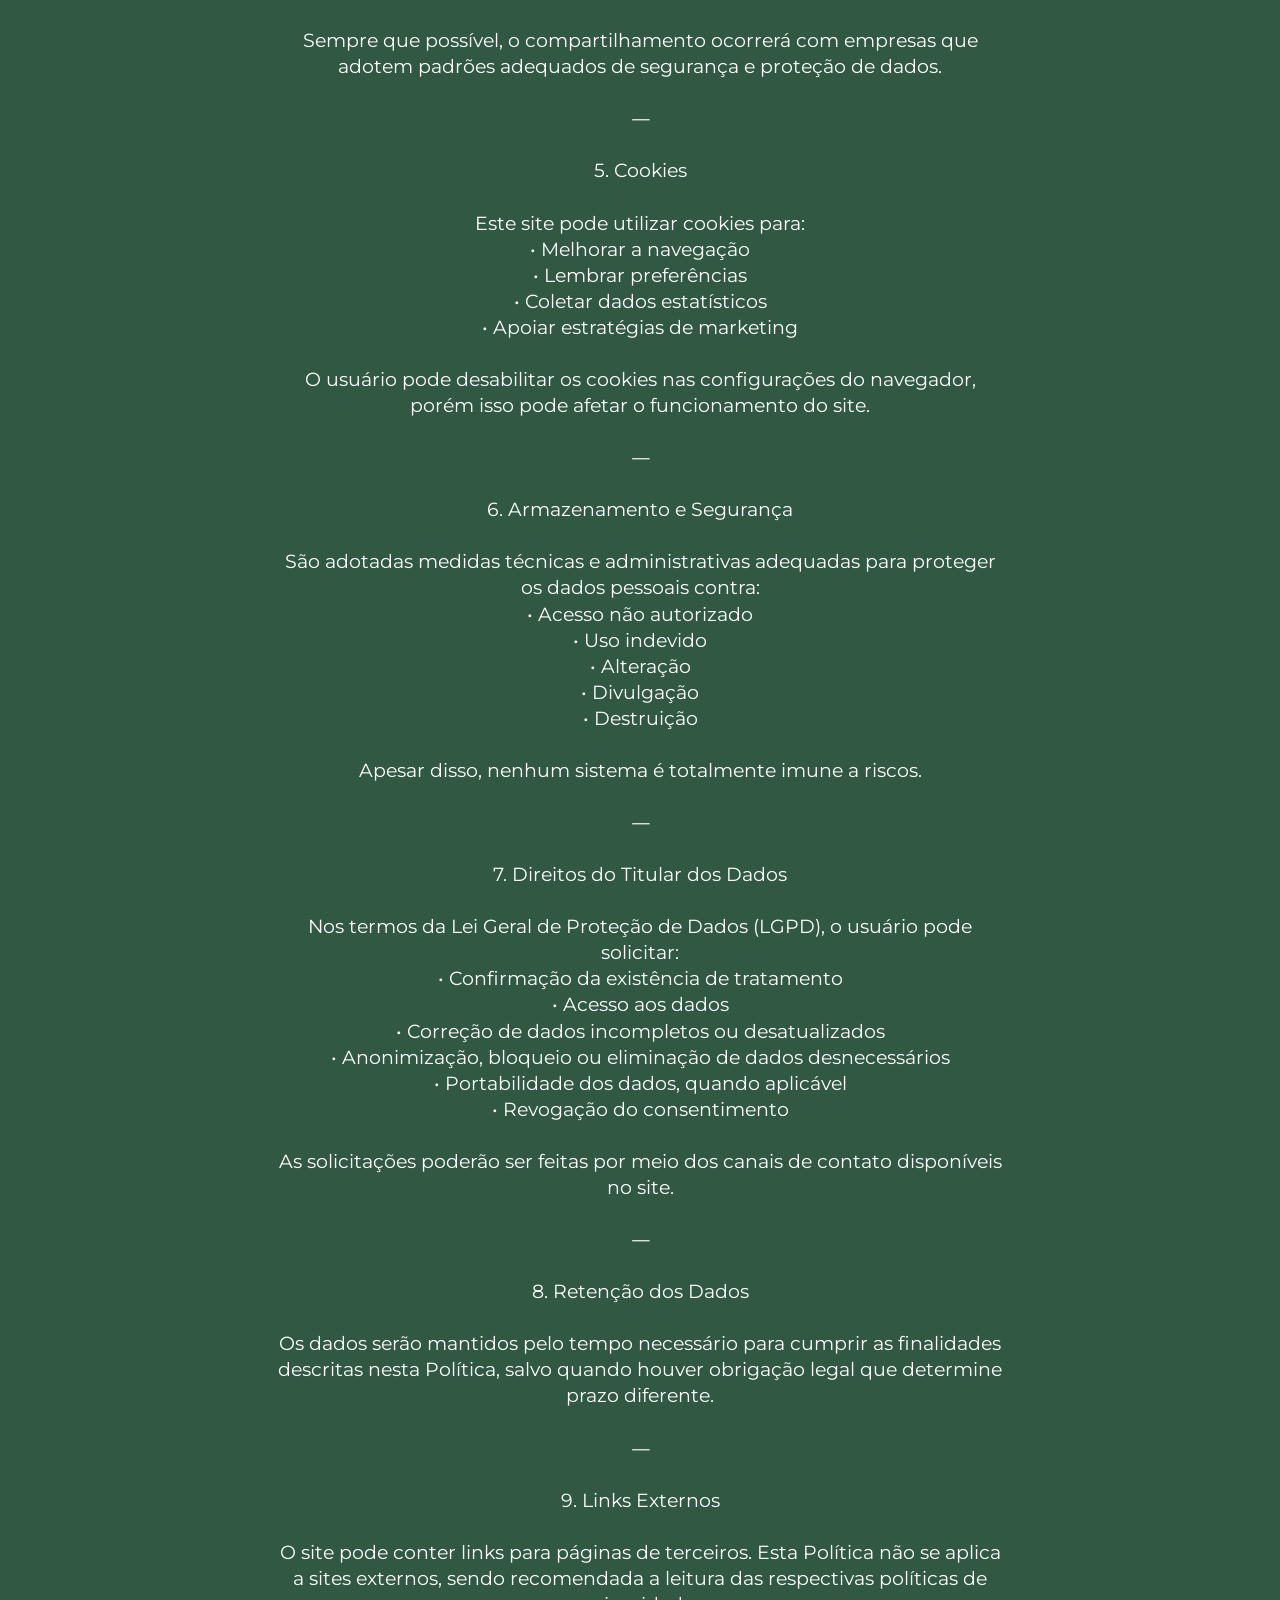
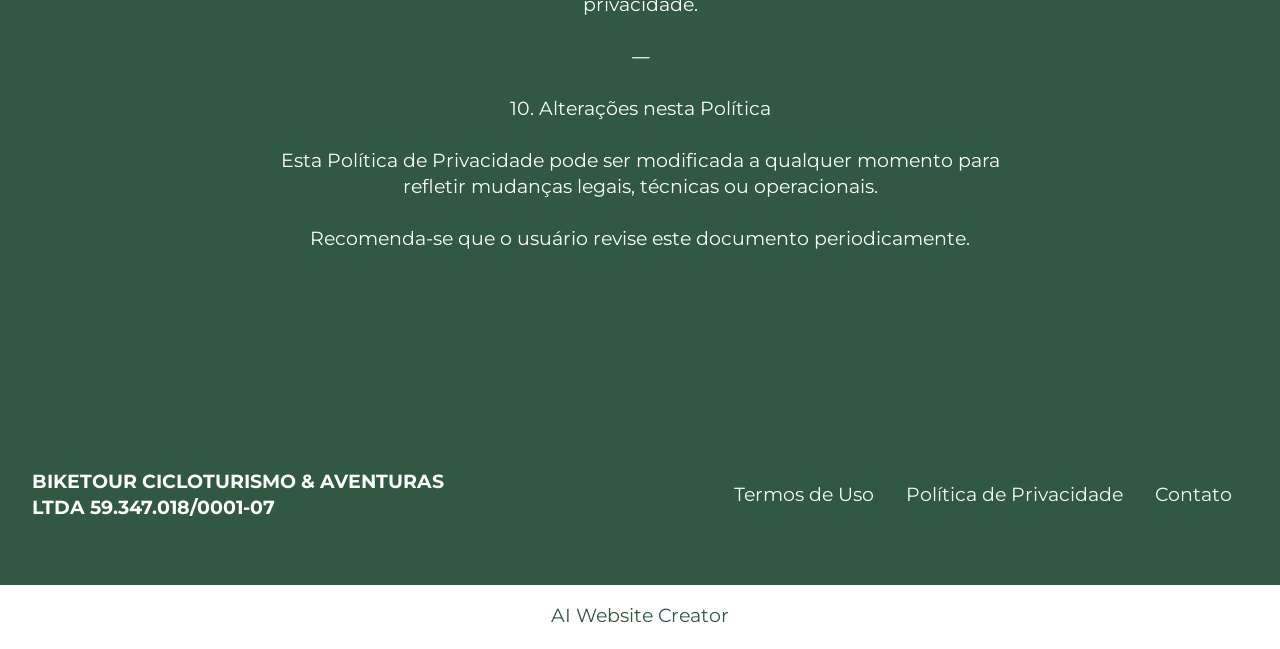
<file: privacidade.html>
<!DOCTYPE html>
<html  >
<head>
  <!-- Site made with Mobirise Website Builder v6.1.12, https://mobirise.com -->
  <meta charset="UTF-8">
  <meta http-equiv="X-UA-Compatible" content="IE=edge">
  <meta name="generator" content="Mobirise v6.1.12, mobirise.com">
  <meta name="viewport" content="width=device-width, initial-scale=1, minimum-scale=1">
  <link rel="shortcut icon" href="assets/images/logo-biketour.png" type="image/x-icon">
  <meta name="description" content="">
  
  
  <title>Política de Privacidade</title>
  <link rel="stylesheet" href="assets/web/assets/mobirise-icons2/mobirise2.css">
  <link rel="stylesheet" href="assets/bootstrap/css/bootstrap.min.css">
  <link rel="stylesheet" href="assets/dropdown/css/style.css">
  <link rel="stylesheet" href="assets/theme/css/style.css">
  <link rel="preload" href="https://fonts.googleapis.com/css?family=Montserrat:100,200,300,400,500,600,700,800,900,100i,200i,300i,400i,500i,600i,700i,800i,900i&display=swap" as="style" onload="this.onload=null;this.rel='stylesheet'">
  <noscript><link rel="stylesheet" href="https://fonts.googleapis.com/css?family=Montserrat:100,200,300,400,500,600,700,800,900,100i,200i,300i,400i,500i,600i,700i,800i,900i&display=swap"></noscript>
  <link rel="preload" as="style" href="assets/mobirise/css/mbr-additional.css?v=AVYD7h"><link rel="stylesheet" href="assets/mobirise/css/mbr-additional.css?v=AVYD7h" type="text/css">

  
  
  
</head>
<body>
  
  <section data-bs-version="5.1" class="menu menu4 cid-vbOgOpAgP8" once="menu" id="menu04-9">
	

	<nav class="navbar navbar-dropdown navbar-expand-lg">
		<div class="container">
			<div class="navbar-brand">
				<span class="navbar-logo">
					<a href="index.html">
						<img src="assets/images/logo-biketour.png" alt="Bike Tour" style="height: 4rem;">
					</a>
				</span>
				
			</div>
			
			
		</div>
	</nav>
</section>

<section data-bs-version="5.1" class="header19 cid-vbOgOqkYH6 mbr-fullscreen" id="header19-a">
  

  
  
  <div class="container">
    <div class="row">
      <div class="content-wrap col-12 col-md-8">
        <h1 class="mbr-section-title mbr-fonts-style mb-4 display-1">
          <strong>Política de Privacidade</strong></h1>
        <p class="mbr-fonts-style mbr-text mb-4 display-7">1. Introdução<br><br>Esta Política de Privacidade descreve como as informações dos usuários são coletadas, utilizadas, armazenadas e protegidas ao acessar este site.<br><br>Ao utilizar o site, o usuário declara estar ciente e de acordo com as práticas descritas neste documento.<br><br>⸻<br><br>2. Dados Coletados<br><br>Podem ser coletados os seguintes dados:<br><br>2.1 Dados fornecidos pelo usuário<br>	•	Nome<br>	•	E-mail<br>	•	Telefone<br>	•	Empresa<br>	•	Mensagens enviadas por formulário de contato<br><br>Esses dados são fornecidos voluntariamente pelo usuário.<br><br>2.2 Dados coletados automaticamente<br>	•	Endereço IP<br>	•	Tipo de navegador<br>	•	Dispositivo utilizado<br>	•	Páginas acessadas<br>	•	Tempo de permanência<br>	•	Cookies e identificadores similares<br><br>⸻<br><br>3. Finalidade da Coleta<br><br>Os dados podem ser utilizados para:<br>	•	Responder mensagens enviadas pelo usuário<br>	•	Entrar em contato quando solicitado<br>	•	Enviar comunicações, quando autorizado<br>	•	Melhorar a experiência de navegação<br>	•	Analisar métricas de acesso e desempenho<br>	•	Cumprir obrigações legais<br><br>Os dados não são vendidos a terceiros.<br><br>⸻<br><br>4. Compartilhamento de Dados<br><br>Os dados poderão ser compartilhados apenas quando necessário:<br>	•	Com prestadores de serviço que auxiliem na operação do site (ex: hospedagem, ferramentas de e-mail, analytics)<br>	•	Para cumprimento de obrigações legais ou requisições judiciais<br><br>Sempre que possível, o compartilhamento ocorrerá com empresas que adotem padrões adequados de segurança e proteção de dados.<br><br>⸻<br><br>5. Cookies<br><br>Este site pode utilizar cookies para:<br>	•	Melhorar a navegação<br>	•	Lembrar preferências<br>	•	Coletar dados estatísticos<br>	•	Apoiar estratégias de marketing<br><br>O usuário pode desabilitar os cookies nas configurações do navegador, porém isso pode afetar o funcionamento do site.<br><br>⸻<br><br>6. Armazenamento e Segurança<br><br>São adotadas medidas técnicas e administrativas adequadas para proteger os dados pessoais contra:<br>	•	Acesso não autorizado<br>	•	Uso indevido<br>	•	Alteração<br>	•	Divulgação<br>	•	Destruição<br><br>Apesar disso, nenhum sistema é totalmente imune a riscos.<br><br>⸻<br><br>7. Direitos do Titular dos Dados<br><br>Nos termos da Lei Geral de Proteção de Dados (LGPD), o usuário pode solicitar:<br>	•	Confirmação da existência de tratamento<br>	•	Acesso aos dados<br>	•	Correção de dados incompletos ou desatualizados<br>	•	Anonimização, bloqueio ou eliminação de dados desnecessários<br>	•	Portabilidade dos dados, quando aplicável<br>	•	Revogação do consentimento<br><br>As solicitações poderão ser feitas por meio dos canais de contato disponíveis no site.<br><br>⸻<br><br>8. Retenção dos Dados<br><br>Os dados serão mantidos pelo tempo necessário para cumprir as finalidades descritas nesta Política, salvo quando houver obrigação legal que determine prazo diferente.<br><br>⸻<br><br>9. Links Externos<br><br>O site pode conter links para páginas de terceiros. Esta Política não se aplica a sites externos, sendo recomendada a leitura das respectivas políticas de privacidade.<br><br>⸻<br><br>10. Alterações nesta Política<br><br>Esta Política de Privacidade pode ser modificada a qualquer momento para refletir mudanças legais, técnicas ou operacionais.<br><br>Recomenda-se que o usuário revise este documento periodicamente.</p>
        
        
      </div>
    </div>
  </div>
</section>

<section data-bs-version="5.1" class="footer2 cid-vbOgOqBuld" once="footers" id="footer02-b">
    

    
    

    <div class="container">
        <div class="row">
            <div class="col-12 col-lg-6 center mt-2 mb-3">
                <p class="mbr-fonts-style copyright mb-0 display-7"><strong>
                    BIKETOUR CICLOTURISMO &amp; AVENTURAS LTDA&nbsp;59.347.018/0001-07</strong></p>
            </div>
            <div class="col-12 col-lg-6 center">
                <div class="row-links mt-2 mb-3">
                    <ul class="row-links-soc">
                        
                        
                        
                        
                    <li class="row-links-soc-item mbr-fonts-style display-7"><a href="termos.html" class="text-white text-primary" target="_blank">Termos de Uso</a></li><li class="row-links-soc-item mbr-fonts-style display-7"><a href="privacidade.html" class="text-white text-primary" target="_blank">Política de Privacidade</a></li><li class="row-links-soc-item mbr-fonts-style display-7"><a href="https://wa.me/553521750444?text=Ol%C3%A1%2C%20acessei%20o%20site%20e%20gostaria%20de%20receber%20atendimento" class="text-white text-primary" target="_blank">Contato</a></li></ul>
                </div>
            </div>
        </div>
    </div>
</section><section class="display-7" style="padding: 0;align-items: center;justify-content: center;flex-wrap: wrap;    align-content: center;display: flex;position: relative;height: 4rem;"><a href="https://mobiri.se/3394915" style="flex: 1 1;height: 4rem;position: absolute;width: 100%;z-index: 1;"><img alt="" style="height: 4rem;" src="[data-uri]"></a><p style="margin: 0;text-align: center;" class="display-7">&#8204;</p><a style="z-index:1" href="https://mobirise.com/builder/ai-website-creator.html">AI Website Creator</a></section><script src="assets/bootstrap/js/bootstrap.bundle.min.js"></script>  <script src="assets/smoothscroll/smooth-scroll.js"></script>  <script src="assets/ytplayer/index.js"></script>  <script src="assets/dropdown/js/navbar-dropdown.js"></script>  <script src="assets/theme/js/script.js"></script>  
  
  
</body>
</html>
</file>
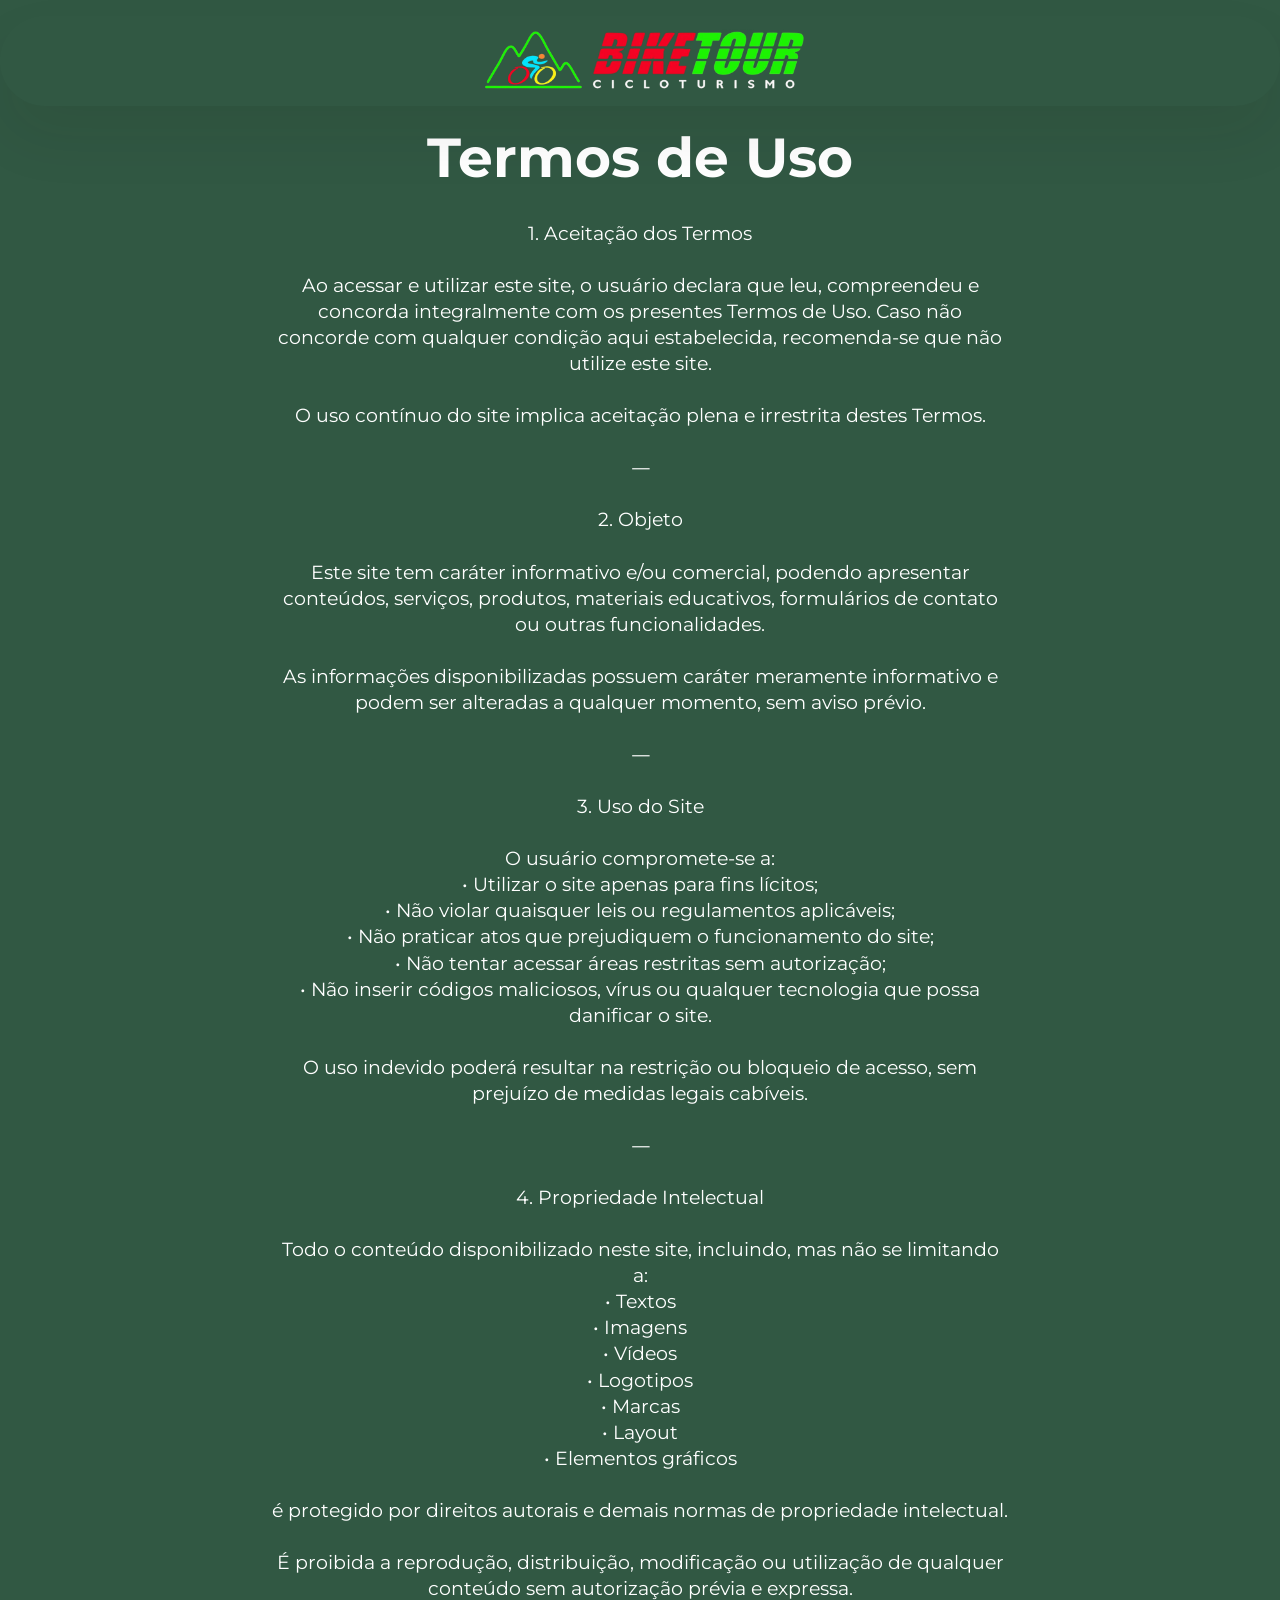
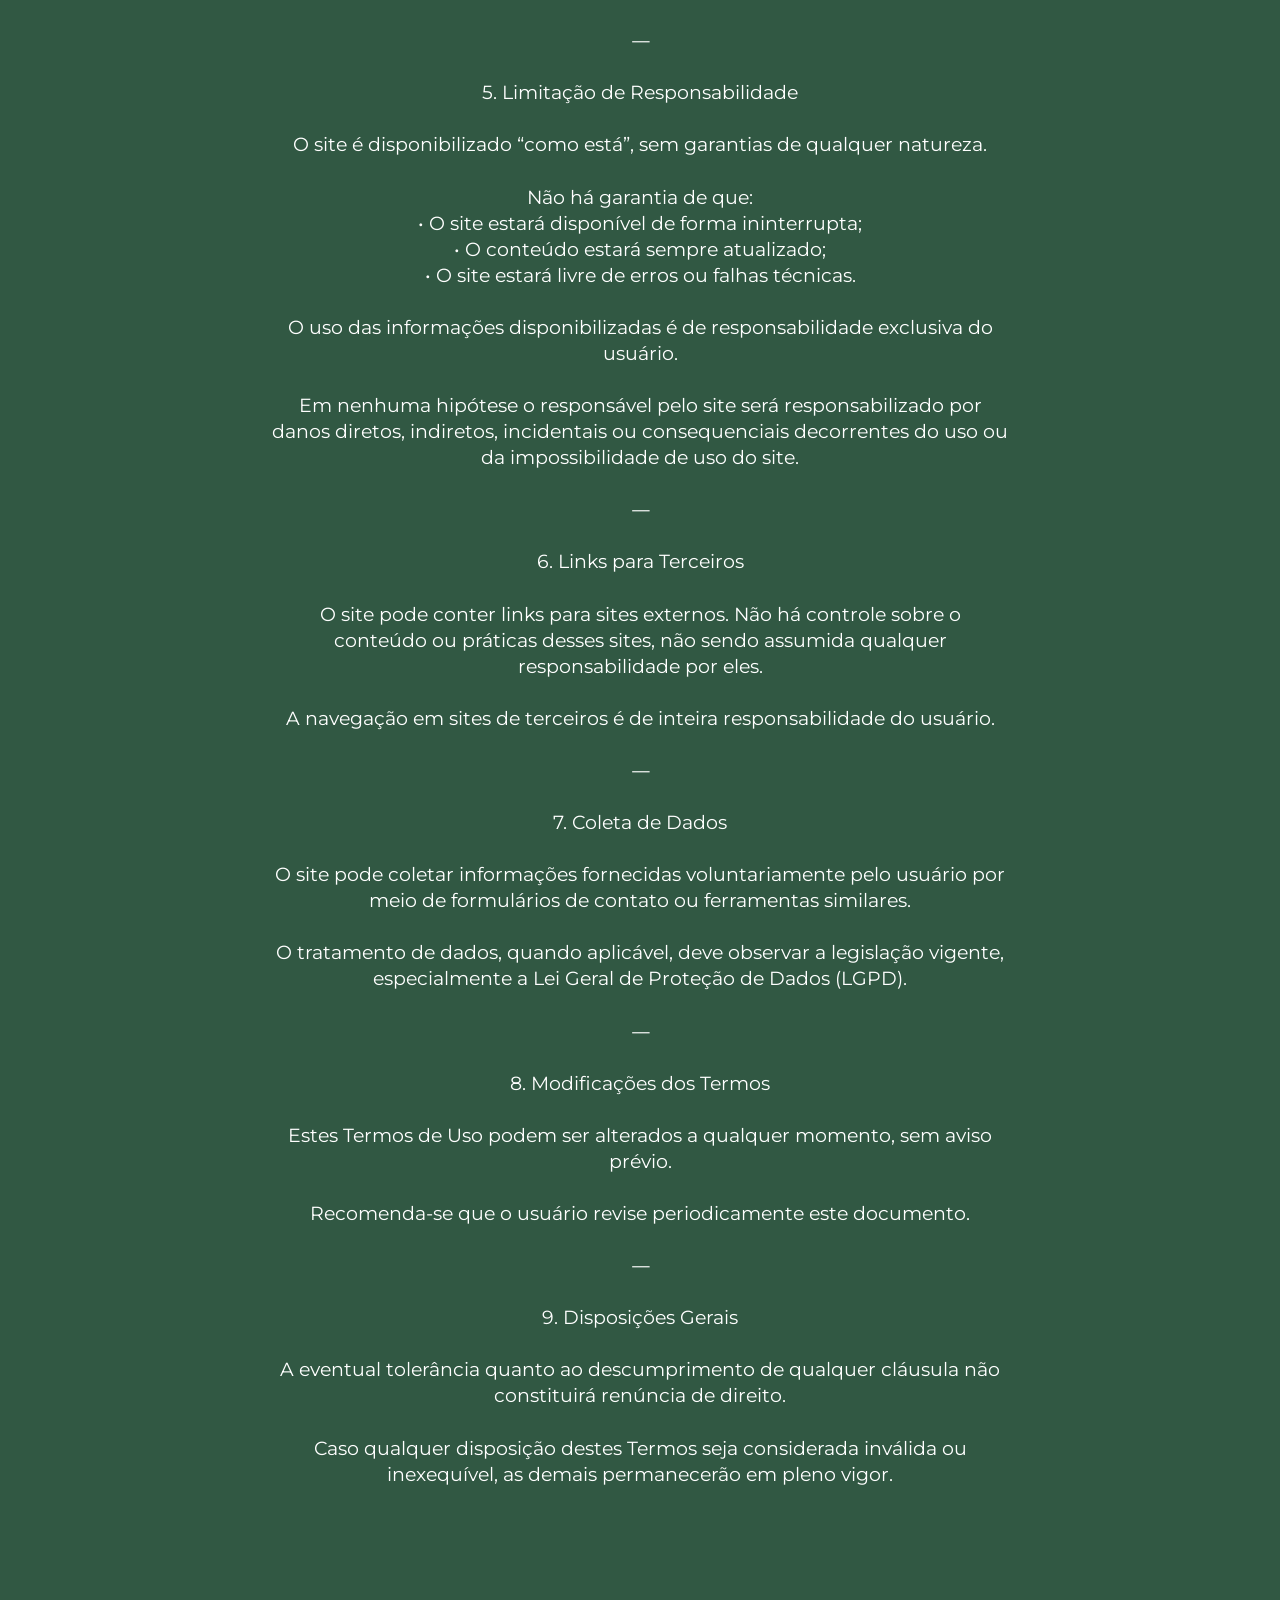
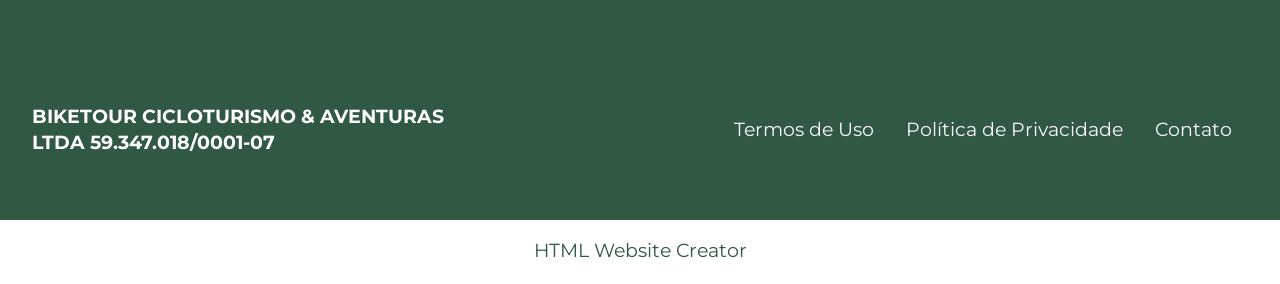
<file: termos.html>
<!DOCTYPE html>
<html  >
<head>
  <!-- Site made with Mobirise Website Builder v6.1.12, https://mobirise.com -->
  <meta charset="UTF-8">
  <meta http-equiv="X-UA-Compatible" content="IE=edge">
  <meta name="generator" content="Mobirise v6.1.12, mobirise.com">
  <meta name="viewport" content="width=device-width, initial-scale=1, minimum-scale=1">
  <link rel="shortcut icon" href="assets/images/logo-biketour.png" type="image/x-icon">
  <meta name="description" content="">
  
  
  <title>Termos de Uso</title>
  <link rel="stylesheet" href="assets/web/assets/mobirise-icons2/mobirise2.css">
  <link rel="stylesheet" href="assets/bootstrap/css/bootstrap.min.css">
  <link rel="stylesheet" href="assets/dropdown/css/style.css">
  <link rel="stylesheet" href="assets/theme/css/style.css">
  <link rel="preload" href="https://fonts.googleapis.com/css?family=Montserrat:100,200,300,400,500,600,700,800,900,100i,200i,300i,400i,500i,600i,700i,800i,900i&display=swap" as="style" onload="this.onload=null;this.rel='stylesheet'">
  <noscript><link rel="stylesheet" href="https://fonts.googleapis.com/css?family=Montserrat:100,200,300,400,500,600,700,800,900,100i,200i,300i,400i,500i,600i,700i,800i,900i&display=swap"></noscript>
  <link rel="preload" as="style" href="assets/mobirise/css/mbr-additional.css?v=DlFauF"><link rel="stylesheet" href="assets/mobirise/css/mbr-additional.css?v=DlFauF" type="text/css">

  
  
  
</head>
<body>
  
  <section data-bs-version="5.1" class="menu menu4 cid-vbO6K876g1" once="menu" id="menu04-6">
	

	<nav class="navbar navbar-dropdown navbar-expand-lg">
		<div class="container">
			<div class="navbar-brand">
				<span class="navbar-logo">
					<a href="index.html">
						<img src="assets/images/logo-biketour.png" alt="Bike Tour" style="height: 4rem;">
					</a>
				</span>
				
			</div>
			
			
		</div>
	</nav>
</section>

<section data-bs-version="5.1" class="header19 cid-vbOgtwc3F5 mbr-fullscreen" id="header19-8">
  

  
  
  <div class="container">
    <div class="row">
      <div class="content-wrap col-12 col-md-8">
        <h1 class="mbr-section-title mbr-fonts-style mb-4 display-1">
          <strong>Termos de Uso</strong></h1>
        <p class="mbr-fonts-style mbr-text mb-4 display-7">1. Aceitação dos Termos<br><br>Ao acessar e utilizar este site, o usuário declara que leu, compreendeu e concorda integralmente com os presentes Termos de Uso. Caso não concorde com qualquer condição aqui estabelecida, recomenda-se que não utilize este site.<br><br>O uso contínuo do site implica aceitação plena e irrestrita destes Termos.<br><br>⸻<br><br>2. Objeto<br><br>Este site tem caráter informativo e/ou comercial, podendo apresentar conteúdos, serviços, produtos, materiais educativos, formulários de contato ou outras funcionalidades.<br><br>As informações disponibilizadas possuem caráter meramente informativo e podem ser alteradas a qualquer momento, sem aviso prévio.<br><br>⸻<br><br>3. Uso do Site<br><br>O usuário compromete-se a:<br>	•	Utilizar o site apenas para fins lícitos;<br>	•	Não violar quaisquer leis ou regulamentos aplicáveis;<br>	•	Não praticar atos que prejudiquem o funcionamento do site;<br>	•	Não tentar acessar áreas restritas sem autorização;<br>	•	Não inserir códigos maliciosos, vírus ou qualquer tecnologia que possa danificar o site.<br><br>O uso indevido poderá resultar na restrição ou bloqueio de acesso, sem prejuízo de medidas legais cabíveis.<br><br>⸻<br><br>4. Propriedade Intelectual<br><br>Todo o conteúdo disponibilizado neste site, incluindo, mas não se limitando a:<br>	•	Textos<br>	•	Imagens<br>	•	Vídeos<br>	•	Logotipos<br>	•	Marcas<br>	•	Layout<br>	•	Elementos gráficos<br><br>é protegido por direitos autorais e demais normas de propriedade intelectual.<br><br>É proibida a reprodução, distribuição, modificação ou utilização de qualquer conteúdo sem autorização prévia e expressa.<br><br>⸻<br><br>5. Limitação de Responsabilidade<br><br>O site é disponibilizado “como está”, sem garantias de qualquer natureza.<br><br>Não há garantia de que:<br>	•	O site estará disponível de forma ininterrupta;<br>	•	O conteúdo estará sempre atualizado;<br>	•	O site estará livre de erros ou falhas técnicas.<br><br>O uso das informações disponibilizadas é de responsabilidade exclusiva do usuário.<br><br>Em nenhuma hipótese o responsável pelo site será responsabilizado por danos diretos, indiretos, incidentais ou consequenciais decorrentes do uso ou da impossibilidade de uso do site.<br><br>⸻<br><br>6. Links para Terceiros<br><br>O site pode conter links para sites externos. Não há controle sobre o conteúdo ou práticas desses sites, não sendo assumida qualquer responsabilidade por eles.<br><br>A navegação em sites de terceiros é de inteira responsabilidade do usuário.<br><br>⸻<br><br>7. Coleta de Dados<br><br>O site pode coletar informações fornecidas voluntariamente pelo usuário por meio de formulários de contato ou ferramentas similares.<br><br>O tratamento de dados, quando aplicável, deve observar a legislação vigente, especialmente a Lei Geral de Proteção de Dados (LGPD).<br><br>⸻<br><br>8. Modificações dos Termos<br><br>Estes Termos de Uso podem ser alterados a qualquer momento, sem aviso prévio.<br><br>Recomenda-se que o usuário revise periodicamente este documento.<br><br>⸻<br><br>9. Disposições Gerais<br><br>A eventual tolerância quanto ao descumprimento de qualquer cláusula não constituirá renúncia de direito.<br><br>Caso qualquer disposição destes Termos seja considerada inválida ou inexequível, as demais permanecerão em pleno vigor.</p>
        
        
      </div>
    </div>
  </div>
</section>

<section data-bs-version="5.1" class="footer2 cid-vbO6kKETFr" once="footers" id="footer02-7">
    

    
    

    <div class="container">
        <div class="row">
            <div class="col-12 col-lg-6 center mt-2 mb-3">
                <p class="mbr-fonts-style copyright mb-0 display-7"><strong>
                    BIKETOUR CICLOTURISMO &amp; AVENTURAS LTDA&nbsp;59.347.018/0001-07</strong></p>
            </div>
            <div class="col-12 col-lg-6 center">
                <div class="row-links mt-2 mb-3">
                    <ul class="row-links-soc">
                        
                        
                        
                        
                    <li class="row-links-soc-item mbr-fonts-style display-7"><a href="termos.html" class="text-white text-primary" target="_blank">Termos de Uso</a></li><li class="row-links-soc-item mbr-fonts-style display-7"><a href="privacidade.html" class="text-white text-primary" target="_blank">Política de Privacidade</a></li><li class="row-links-soc-item mbr-fonts-style display-7"><a href="https://wa.me/553521750444?text=Ol%C3%A1%2C%20acessei%20o%20site%20e%20gostaria%20de%20receber%20atendimento" class="text-white text-primary" target="_blank">Contato</a></li></ul>
                </div>
            </div>
        </div>
    </div>
</section><section class="display-7" style="padding: 0;align-items: center;justify-content: center;flex-wrap: wrap;    align-content: center;display: flex;position: relative;height: 4rem;"><a href="https://mobiri.se/3394915" style="flex: 1 1;height: 4rem;position: absolute;width: 100%;z-index: 1;"><img alt="" style="height: 4rem;" src="[data-uri]"></a><p style="margin: 0;text-align: center;" class="display-7">&#8204;</p><a style="z-index:1" href="https://mobirise.com/html-builder.html">HTML Website Creator</a></section><script src="assets/bootstrap/js/bootstrap.bundle.min.js"></script>  <script src="assets/smoothscroll/smooth-scroll.js"></script>  <script src="assets/ytplayer/index.js"></script>  <script src="assets/dropdown/js/navbar-dropdown.js"></script>  <script src="assets/theme/js/script.js"></script>  
  
  
</body>
</html>
</file>
<file: assets/web/assets/mobirise-icons2/mobirise2.css>
@font-face {
  font-family: 'Moririse2';
  font-display: swap;
  src:  url('mobirise2.eot?f2bix4');
  src:  url('mobirise2.eot?f2bix4#iefix') format('embedded-opentype'),
    url('mobirise2.woff2?f2bix4') format('woff2'),
    url('mobirise2.woff?f2bix4') format('woff'),
    url('mobirise2.ttf?f2bix4') format('truetype'),
    url('mobirise2.svg?f2bix4#mobirise2') format('svg');
  font-weight: normal;
  font-style: normal;
}

[class^="mobi-"], [class*=" mobi-"] {
  /* use !important to prevent issues with browser extensions that change fonts */
  font-family: 'Moririse2' !important;
  speak: none;
  font-style: normal;
  font-weight: normal;
  font-variant: normal;
  text-transform: none;
  line-height: 1;

  /* Better Font Rendering =========== */
  -webkit-font-smoothing: antialiased;
  -moz-osx-font-smoothing: grayscale;
}

.mobi-mbri-add-submenu:before {
  content: "\e900";
}
.mobi-mbri-alert:before {
  content: "\e901";
}
.mobi-mbri-align-center:before {
  content: "\e902";
}
.mobi-mbri-align-justify:before {
  content: "\e903";
}
.mobi-mbri-align-left:before {
  content: "\e904";
}
.mobi-mbri-align-right:before {
  content: "\e905";
}
.mobi-mbri-android:before {
  content: "\e906";
}
.mobi-mbri-apple:before {
  content: "\e907";
}
.mobi-mbri-arrow-down:before {
  content: "\e908";
}
.mobi-mbri-arrow-next:before {
  content: "\e909";
}
.mobi-mbri-arrow-prev:before {
  content: "\e90a";
}
.mobi-mbri-arrow-up:before {
  content: "\e90b";
}
.mobi-mbri-bold:before {
  content: "\e90c";
}
.mobi-mbri-bookmark:before {
  content: "\e90d";
}
.mobi-mbri-bootstrap:before {
  content: "\e90e";
}
.mobi-mbri-briefcase:before {
  content: "\e90f";
}
.mobi-mbri-browse:before {
  content: "\e910";
}
.mobi-mbri-bulleted-list:before {
  content: "\e911";
}
.mobi-mbri-calendar:before {
  content: "\e912";
}
.mobi-mbri-camera:before {
  content: "\e913";
}
.mobi-mbri-cart-add:before {
  content: "\e914";
}
.mobi-mbri-cart-full:before {
  content: "\e915";
}
.mobi-mbri-cash:before {
  content: "\e916";
}
.mobi-mbri-change-style:before {
  content: "\e917";
}
.mobi-mbri-chat:before {
  content: "\e918";
}
.mobi-mbri-clock:before {
  content: "\e919";
}
.mobi-mbri-close:before {
  content: "\e91a";
}
.mobi-mbri-cloud:before {
  content: "\e91b";
}
.mobi-mbri-code:before {
  content: "\e91c";
}
.mobi-mbri-contact-form:before {
  content: "\e91d";
}
.mobi-mbri-credit-card:before {
  content: "\e91e";
}
.mobi-mbri-cursor-click:before {
  content: "\e91f";
}
.mobi-mbri-cust-feedback:before {
  content: "\e920";
}
.mobi-mbri-database:before {
  content: "\e921";
}
.mobi-mbri-delivery:before {
  content: "\e922";
}
.mobi-mbri-desktop:before {
  content: "\e923";
}
.mobi-mbri-devices:before {
  content: "\e924";
}
.mobi-mbri-down:before {
  content: "\e925";
}
.mobi-mbri-download-2:before {
  content: "\e926";
}
.mobi-mbri-download:before {
  content: "\e927";
}
.mobi-mbri-drag-n-drop-2:before {
  content: "\e928";
}
.mobi-mbri-drag-n-drop:before {
  content: "\e929";
}
.mobi-mbri-edit-2:before {
  content: "\e92a";
}
.mobi-mbri-edit:before {
  content: "\e92b";
}
.mobi-mbri-error:before {
  content: "\e92c";
}
.mobi-mbri-extension:before {
  content: "\e92d";
}
.mobi-mbri-features:before {
  content: "\e92e";
}
.mobi-mbri-file:before {
  content: "\e92f";
}
.mobi-mbri-flag:before {
  content: "\e930";
}
.mobi-mbri-folder:before {
  content: "\e931";
}
.mobi-mbri-gift:before {
  content: "\e932";
}
.mobi-mbri-github:before {
  content: "\e933";
}
.mobi-mbri-globe-2:before {
  content: "\e934";
}
.mobi-mbri-globe:before {
  content: "\e935";
}
.mobi-mbri-growing-chart:before {
  content: "\e936";
}
.mobi-mbri-hearth:before {
  content: "\e937";
}
.mobi-mbri-help:before {
  content: "\e938";
}
.mobi-mbri-home:before {
  content: "\e939";
}
.mobi-mbri-hot-cup:before {
  content: "\e93a";
}
.mobi-mbri-idea:before {
  content: "\e93b";
}
.mobi-mbri-image-gallery:before {
  content: "\e93c";
}
.mobi-mbri-image-slider:before {
  content: "\e93d";
}
.mobi-mbri-info:before {
  content: "\e93e";
}
.mobi-mbri-italic:before {
  content: "\e93f";
}
.mobi-mbri-key:before {
  content: "\e940";
}
.mobi-mbri-laptop:before {
  content: "\e941";
}
.mobi-mbri-layers:before {
  content: "\e942";
}
.mobi-mbri-left-right:before {
  content: "\e943";
}
.mobi-mbri-left:before {
  content: "\e944";
}
.mobi-mbri-letter:before {
  content: "\e945";
}
.mobi-mbri-like:before {
  content: "\e946";
}
.mobi-mbri-link:before {
  content: "\e947";
}
.mobi-mbri-lock:before {
  content: "\e948";
}
.mobi-mbri-login:before {
  content: "\e949";
}
.mobi-mbri-logout:before {
  content: "\e94a";
}
.mobi-mbri-magic-stick:before {
  content: "\e94b";
}
.mobi-mbri-map-pin:before {
  content: "\e94c";
}
.mobi-mbri-menu:before {
  content: "\e94d";
}
.mobi-mbri-mobile-2:before {
  content: "\e94e";
}
.mobi-mbri-mobile-horizontal:before {
  content: "\e94f";
}
.mobi-mbri-mobile:before {
  content: "\e950";
}
.mobi-mbri-mobirise:before {
  content: "\e951";
}
.mobi-mbri-more-horizontal:before {
  content: "\e952";
}
.mobi-mbri-more-vertical:before {
  content: "\e953";
}
.mobi-mbri-music:before {
  content: "\e954";
}
.mobi-mbri-new-file:before {
  content: "\e955";
}
.mobi-mbri-numbered-list:before {
  content: "\e956";
}
.mobi-mbri-opened-folder:before {
  content: "\e957";
}
.mobi-mbri-pages:before {
  content: "\e958";
}
.mobi-mbri-paper-plane:before {
  content: "\e959";
}
.mobi-mbri-paperclip:before {
  content: "\e95a";
}
.mobi-mbri-phone:before {
  content: "\e95b";
}
.mobi-mbri-photo:before {
  content: "\e95c";
}
.mobi-mbri-photos:before {
  content: "\e95d";
}
.mobi-mbri-pin:before {
  content: "\e95e";
}
.mobi-mbri-play:before {
  content: "\e95f";
}
.mobi-mbri-plus:before {
  content: "\e960";
}
.mobi-mbri-preview:before {
  content: "\e961";
}
.mobi-mbri-print:before {
  content: "\e962";
}
.mobi-mbri-protect:before {
  content: "\e963";
}
.mobi-mbri-question:before {
  content: "\e964";
}
.mobi-mbri-quote-left:before {
  content: "\e965";
}
.mobi-mbri-quote-right:before {
  content: "\e966";
}
.mobi-mbri-redo:before {
  content: "\e967";
}
.mobi-mbri-refresh:before {
  content: "\e968";
}
.mobi-mbri-responsive-2:before {
  content: "\e969";
}
.mobi-mbri-responsive:before {
  content: "\e96a";
}
.mobi-mbri-right:before {
  content: "\e96b";
}
.mobi-mbri-rocket:before {
  content: "\e96c";
}
.mobi-mbri-sad-face:before {
  content: "\e96d";
}
.mobi-mbri-sale:before {
  content: "\e96e";
}
.mobi-mbri-save:before {
  content: "\e96f";
}
.mobi-mbri-search:before {
  content: "\e970";
}
.mobi-mbri-setting-2:before {
  content: "\e971";
}
.mobi-mbri-setting-3:before {
  content: "\e972";
}
.mobi-mbri-setting:before {
  content: "\e973";
}
.mobi-mbri-share:before {
  content: "\e974";
}
.mobi-mbri-shopping-bag:before {
  content: "\e975";
}
.mobi-mbri-shopping-basket:before {
  content: "\e976";
}
.mobi-mbri-shopping-cart:before {
  content: "\e977";
}
.mobi-mbri-sites:before {
  content: "\e978";
}
.mobi-mbri-smile-face:before {
  content: "\e979";
}
.mobi-mbri-speed:before {
  content: "\e97a";
}
.mobi-mbri-star:before {
  content: "\e97b";
}
.mobi-mbri-success:before {
  content: "\e97c";
}
.mobi-mbri-sun:before {
  content: "\e97d";
}
.mobi-mbri-sun2:before {
  content: "\e97e";
}
.mobi-mbri-tablet-vertical:before {
  content: "\e97f";
}
.mobi-mbri-tablet:before {
  content: "\e980";
}
.mobi-mbri-target:before {
  content: "\e981";
}
.mobi-mbri-timer:before {
  content: "\e982";
}
.mobi-mbri-to-ftp:before {
  content: "\e983";
}
.mobi-mbri-to-local-drive:before {
  content: "\e984";
}
.mobi-mbri-touch-swipe:before {
  content: "\e985";
}
.mobi-mbri-touch:before {
  content: "\e986";
}
.mobi-mbri-trash:before {
  content: "\e987";
}
.mobi-mbri-underline:before {
  content: "\e988";
}
.mobi-mbri-undo:before {
  content: "\e989";
}
.mobi-mbri-unlink:before {
  content: "\e98a";
}
.mobi-mbri-unlock:before {
  content: "\e98b";
}
.mobi-mbri-up-down:before {
  content: "\e98c";
}
.mobi-mbri-up:before {
  content: "\e98d";
}
.mobi-mbri-update:before {
  content: "\e98e";
}
.mobi-mbri-upload-2:before {
  content: "\e98f";
}
.mobi-mbri-upload:before {
  content: "\e990";
}
.mobi-mbri-user-2:before {
  content: "\e991";
}
.mobi-mbri-user:before {
  content: "\e992";
}
.mobi-mbri-users:before {
  content: "\e993";
}
.mobi-mbri-video-play:before {
  content: "\e994";
}
.mobi-mbri-video:before {
  content: "\e995";
}
.mobi-mbri-watch:before {
  content: "\e996";
}
.mobi-mbri-website-theme-2:before {
  content: "\e997";
}
.mobi-mbri-website-theme:before {
  content: "\e998";
}
.mobi-mbri-wifi:before {
  content: "\e999";
}
.mobi-mbri-windows:before {
  content: "\e99a";
}
.mobi-mbri-zoom-in:before {
  content: "\e99b";
}
.mobi-mbri-zoom-out:before {
  content: "\e99c";
}
</file>
<file: assets/popup-overlay-plugin/style.css>
html.is-builder .modal-backdrop.show {
    display: none !important;
}
</file>
<file: assets/dropdown/css/style.css>
.navbar-dropdown {
  left: 0;
  padding: 0;
  position: absolute;
  right: 0;
  top: 0;
  transition: all 0.45s ease;
  z-index: 1030;
  background: #282828; }
  .navbar-dropdown .navbar-logo {
    margin-right: 0.8rem;
    transition: margin 0.3s ease-in-out;
    vertical-align: middle; }
    .navbar-dropdown .navbar-logo img {
      height: 3.125rem;
      transition: all 0.3s ease-in-out; }
    .navbar-dropdown .navbar-logo.mbr-iconfont {
      font-size: 3.125rem;
      line-height: 3.125rem; }
  .navbar-dropdown .navbar-caption {
    font-weight: 700;
    white-space: normal;
    vertical-align: -4px;
    line-height: 3.125rem !important; }
    .navbar-dropdown .navbar-caption, .navbar-dropdown .navbar-caption:hover {
      color: inherit;
      text-decoration: none; }
  .navbar-dropdown .mbr-iconfont + .navbar-caption {
    vertical-align: -1px; }
  .navbar-dropdown.navbar-fixed-top {
    position: fixed; }
  .navbar-dropdown .navbar-brand span {
    vertical-align: -4px; }
  .navbar-dropdown.bg-color.transparent {
    background: none; }
  .navbar-dropdown.navbar-short .navbar-brand {
    padding: 0.625rem 0; }
    .navbar-dropdown.navbar-short .navbar-brand span {
      vertical-align: -1px; }
  .navbar-dropdown.navbar-short .navbar-caption {
    line-height: 2.375rem !important;
    vertical-align: -2px; }
  .navbar-dropdown.navbar-short .navbar-logo {
    margin-right: 0.5rem; }
    .navbar-dropdown.navbar-short .navbar-logo img {
      height: 2.375rem; }
    .navbar-dropdown.navbar-short .navbar-logo.mbr-iconfont {
      font-size: 2.375rem;
      line-height: 2.375rem; }
  .navbar-dropdown.navbar-short .mbr-table-cell {
    height: 3.625rem; }
  .navbar-dropdown .navbar-close {
    left: 0.6875rem;
    position: fixed;
    top: 0.75rem;
    z-index: 1000; }
  .navbar-dropdown .hamburger-icon {
    content: "";
    display: inline-block;
    vertical-align: middle;
    width: 16px;
    -webkit-box-shadow: 0 -6px 0 1px #282828,0 0 0 1px #282828,0 6px 0 1px #282828;
    -moz-box-shadow: 0 -6px 0 1px #282828,0 0 0 1px #282828,0 6px 0 1px #282828;
    box-shadow: 0 -6px 0 1px #282828,0 0 0 1px #282828,0 6px 0 1px #282828; }

.dropdown-menu .dropdown-toggle[data-toggle="dropdown-submenu"]::after {
  border-bottom: 0.35em solid transparent;
  border-left: 0.35em solid;
  border-right: 0;
  border-top: 0.35em solid transparent;
  margin-left: 0.3rem; }

.dropdown-menu .dropdown-item:focus {
  outline: 0; }

.nav-dropdown {
  font-size: 0.75rem;
  font-weight: 500;
  height: auto !important; }
  .nav-dropdown .nav-btn {
    padding-left: 1rem; }
  .nav-dropdown .link {
    margin: .667em 1.667em;
    font-weight: 500;
    padding: 0;
    transition: color .2s ease-in-out; }
    .nav-dropdown .link.dropdown-toggle {
      margin-right: 2.583em; }
      .nav-dropdown .link.dropdown-toggle::after {
        margin-left: .25rem;
        border-top: 0.35em solid;
        border-right: 0.35em solid transparent;
        border-left: 0.35em solid transparent;
        border-bottom: 0; }
      .nav-dropdown .link.dropdown-toggle[aria-expanded="true"] {
        margin: 0;
        padding: 0.667em 3.263em  0.667em 1.667em; }
  .nav-dropdown .link::after,
  .nav-dropdown .dropdown-item::after {
    color: inherit; }
  .nav-dropdown .btn {
    font-size: 0.75rem;
    font-weight: 700;
    letter-spacing: 0;
    margin-bottom: 0;
    padding-left: 1.25rem;
    padding-right: 1.25rem; }
  .nav-dropdown .dropdown-menu {
    border-radius: 0;
    border: 0;
    left: 0;
    margin: 0;
    padding-bottom: 1.25rem;
    padding-top: 1.25rem;
    position: relative; }
  .nav-dropdown .dropdown-submenu {
    margin-left: 0.125rem;
    top: 0; }
  .nav-dropdown .dropdown-item {
    font-weight: 500;
    line-height: 2;
    padding: 0.3846em 4.615em 0.3846em 1.5385em;
    position: relative;
    transition: color .2s ease-in-out, background-color .2s ease-in-out; }
    .nav-dropdown .dropdown-item::after {
      margin-top: -0.3077em;
      position: absolute;
      right: 1.1538em;
      top: 50%; }
    .nav-dropdown .dropdown-item:focus, .nav-dropdown .dropdown-item:hover {
      background: none; }

@media (max-width: 767px) {
  .nav-dropdown.navbar-toggleable-sm {
    bottom: 0;
    display: none;
    left: 0;
    overflow-x: hidden;
    position: fixed;
    top: 0;
    transform: translateX(-100%);
    -ms-transform: translateX(-100%);
    -webkit-transform: translateX(-100%);
    width: 18.75rem;
    z-index: 999; } }
.nav-dropdown.navbar-toggleable-xl {
  bottom: 0;
  display: none;
  left: 0;
  overflow-x: hidden;
  position: fixed;
  top: 0;
  transform: translateX(-100%);
  -ms-transform: translateX(-100%);
  -webkit-transform: translateX(-100%);
  width: 18.75rem;
  z-index: 999; }

.nav-dropdown-sm {
  display: block !important;
  overflow-x: hidden;
  overflow: auto;
  padding-top: 3.875rem; }
  .nav-dropdown-sm::after {
    content: "";
    display: block;
    height: 3rem;
    width: 100%; }
  .nav-dropdown-sm.collapse.in ~ .navbar-close {
    display: block !important; }
  .nav-dropdown-sm.collapsing, .nav-dropdown-sm.collapse.in {
    transform: translateX(0);
    -ms-transform: translateX(0);
    -webkit-transform: translateX(0);
    transition: all 0.25s ease-out;
    -webkit-transition: all 0.25s ease-out;
    background: #282828; }
  .nav-dropdown-sm.collapsing[aria-expanded="false"] {
    transform: translateX(-100%);
    -ms-transform: translateX(-100%);
    -webkit-transform: translateX(-100%); }
  .nav-dropdown-sm .nav-item {
    display: block;
    margin-left: 0 !important;
    padding-left: 0; }
  .nav-dropdown-sm .link,
  .nav-dropdown-sm .dropdown-item {
    border-top: 1px dotted rgba(255, 255, 255, 0.1);
    font-size: 0.8125rem;
    line-height: 1.6;
    margin: 0 !important;
    padding: 0.875rem 2.4rem 0.875rem 1.5625rem !important;
    position: relative;
    white-space: normal; }
    .nav-dropdown-sm .link:focus, .nav-dropdown-sm .link:hover,
    .nav-dropdown-sm .dropdown-item:focus,
    .nav-dropdown-sm .dropdown-item:hover {
      background: rgba(0, 0, 0, 0.2) !important;
      color: #c0a375; }
  .nav-dropdown-sm .nav-btn {
    position: relative;
    padding: 1.5625rem 1.5625rem 0 1.5625rem; }
    .nav-dropdown-sm .nav-btn::before {
      border-top: 1px dotted rgba(255, 255, 255, 0.1);
      content: "";
      left: 0;
      position: absolute;
      top: 0;
      width: 100%; }
    .nav-dropdown-sm .nav-btn + .nav-btn {
      padding-top: 0.625rem; }
      .nav-dropdown-sm .nav-btn + .nav-btn::before {
        display: none; }
  .nav-dropdown-sm .btn {
    padding: 0.625rem 0; }
  .nav-dropdown-sm .dropdown-toggle[data-toggle="dropdown-submenu"]::after {
    margin-left: .25rem;
    border-top: 0.35em solid;
    border-right: 0.35em solid transparent;
    border-left: 0.35em solid transparent;
    border-bottom: 0; }
  .nav-dropdown-sm .dropdown-toggle[data-toggle="dropdown-submenu"][aria-expanded="true"]::after {
    border-top: 0;
    border-right: 0.35em solid transparent;
    border-left: 0.35em solid transparent;
    border-bottom: 0.35em solid; }
  .nav-dropdown-sm .dropdown-menu {
    margin: 0;
    padding: 0;
    position: relative;
    top: 0;
    left: 0;
    width: 100%;
    border: 0;
    float: none;
    border-radius: 0;
    background: none; }
  .nav-dropdown-sm .dropdown-submenu {
    left: 100%;
    margin-left: 0.125rem;
    margin-top: -1.25rem;
    top: 0; }

.navbar-toggleable-sm .nav-dropdown .dropdown-menu {
  position: absolute; }

.navbar-toggleable-sm .nav-dropdown .dropdown-submenu {
  left: 100%;
  margin-left: 0.125rem;
  margin-top: -1.25rem;
  top: 0; }

.navbar-toggleable-sm.opened .nav-dropdown .dropdown-menu {
  position: relative; }

.navbar-toggleable-sm.opened .nav-dropdown .dropdown-submenu {
  left: 0;
  margin-left: 00rem;
  margin-top: 0rem;
  top: 0; }

.is-builder .nav-dropdown.collapsing {
  transition: none !important; }
</file>
<file: assets/socicon/css/styles.css>
@charset "UTF-8";

@font-face {
  font-family: 'Socicon';
  src:  url('../fonts/socicon.eot');
  src:  url('../fonts/socicon.eot?#iefix') format('embedded-opentype'),
    url('../fonts/socicon.woff2') format('woff2'),
    url('../fonts/socicon.ttf') format('truetype'),
    url('../fonts/socicon.woff') format('woff'),
    url('../fonts/socicon.svg#socicon') format('svg');
  font-weight: normal;
  font-style: normal;
  font-display: swap;
}

[data-icon]:before {
  font-family: "socicon" !important;
  content: attr(data-icon);
  font-style: normal !important;
  font-weight: normal !important;
  font-variant: normal !important;
  text-transform: none !important;
  speak: none;
  line-height: 1;
  -webkit-font-smoothing: antialiased;
  -moz-osx-font-smoothing: grayscale;
}

[class^="socicon-"], [class*=" socicon-"] {
  /* use !important to prevent issues with browser extensions that change fonts */
  font-family: 'Socicon' !important;
  speak: none;
  font-style: normal;
  font-weight: normal;
  font-variant: normal;
  text-transform: none;
  line-height: 1;

  /* Better Font Rendering =========== */
  -webkit-font-smoothing: antialiased;
  -moz-osx-font-smoothing: grayscale;
}

.socicon-500px:before {
  content: "\e000";
}
.socicon-8tracks:before {
  content: "\e001";
}
.socicon-airbnb:before {
  content: "\e002";
}
.socicon-alliance:before {
  content: "\e003";
}
.socicon-amazon:before {
  content: "\e004";
}
.socicon-amplement:before {
  content: "\e005";
}
.socicon-android:before {
  content: "\e006";
}
.socicon-angellist:before {
  content: "\e007";
}
.socicon-apple:before {
  content: "\e008";
}
.socicon-appnet:before {
  content: "\e009";
}
.socicon-baidu:before {
  content: "\e00a";
}
.socicon-bandcamp:before {
  content: "\e00b";
}
.socicon-battlenet:before {
  content: "\e00c";
}
.socicon-mixer:before {
  content: "\e00d";
}
.socicon-bebee:before {
  content: "\e00e";
}
.socicon-bebo:before {
  content: "\e00f";
}
.socicon-behance:before {
  content: "\e010";
}
.socicon-blizzard:before {
  content: "\e011";
}
.socicon-blogger:before {
  content: "\e012";
}
.socicon-buffer:before {
  content: "\e013";
}
.socicon-chrome:before {
  content: "\e014";
}
.socicon-coderwall:before {
  content: "\e015";
}
.socicon-curse:before {
  content: "\e016";
}
.socicon-dailymotion:before {
  content: "\e017";
}
.socicon-deezer:before {
  content: "\e018";
}
.socicon-delicious:before {
  content: "\e019";
}
.socicon-deviantart:before {
  content: "\e01a";
}
.socicon-diablo:before {
  content: "\e01b";
}
.socicon-digg:before {
  content: "\e01c";
}
.socicon-discord:before {
  content: "\e01d";
}
.socicon-disqus:before {
  content: "\e01e";
}
.socicon-douban:before {
  content: "\e01f";
}
.socicon-draugiem:before {
  content: "\e020";
}
.socicon-dribbble:before {
  content: "\e021";
}
.socicon-drupal:before {
  content: "\e022";
}
.socicon-ebay:before {
  content: "\e023";
}
.socicon-ello:before {
  content: "\e024";
}
.socicon-endomodo:before {
  content: "\e025";
}
.socicon-envato:before {
  content: "\e026";
}
.socicon-etsy:before {
  content: "\e027";
}
.socicon-facebook:before {
  content: "\e028";
}
.socicon-feedburner:before {
  content: "\e029";
}
.socicon-filmweb:before {
  content: "\e02a";
}
.socicon-firefox:before {
  content: "\e02b";
}
.socicon-flattr:before {
  content: "\e02c";
}
.socicon-flickr:before {
  content: "\e02d";
}
.socicon-formulr:before {
  content: "\e02e";
}
.socicon-forrst:before {
  content: "\e02f";
}
.socicon-foursquare:before {
  content: "\e030";
}
.socicon-friendfeed:before {
  content: "\e031";
}
.socicon-github:before {
  content: "\e032";
}
.socicon-goodreads:before {
  content: "\e033";
}
.socicon-google:before {
  content: "\e034";
}
.socicon-googlescholar:before {
  content: "\e035";
}
.socicon-googlegroups:before {
  content: "\e036";
}
.socicon-googlephotos:before {
  content: "\e037";
}
.socicon-googleplus:before {
  content: "\e038";
}
.socicon-grooveshark:before {
  content: "\e039";
}
.socicon-hackerrank:before {
  content: "\e03a";
}
.socicon-hearthstone:before {
  content: "\e03b";
}
.socicon-hellocoton:before {
  content: "\e03c";
}
.socicon-heroes:before {
  content: "\e03d";
}
.socicon-smashcast:before {
  content: "\e03e";
}
.socicon-horde:before {
  content: "\e03f";
}
.socicon-houzz:before {
  content: "\e040";
}
.socicon-icq:before {
  content: "\e041";
}
.socicon-identica:before {
  content: "\e042";
}
.socicon-imdb:before {
  content: "\e043";
}
.socicon-instagram:before {
  content: "\e044";
}
.socicon-issuu:before {
  content: "\e045";
}
.socicon-istock:before {
  content: "\e046";
}
.socicon-itunes:before {
  content: "\e047";
}
.socicon-keybase:before {
  content: "\e048";
}
.socicon-lanyrd:before {
  content: "\e049";
}
.socicon-lastfm:before {
  content: "\e04a";
}
.socicon-line:before {
  content: "\e04b";
}
.socicon-linkedin:before {
  content: "\e04c";
}
.socicon-livejournal:before {
  content: "\e04d";
}
.socicon-lyft:before {
  content: "\e04e";
}
.socicon-macos:before {
  content: "\e04f";
}
.socicon-mail:before {
  content: "\e050";
}
.socicon-medium:before {
  content: "\e051";
}
.socicon-meetup:before {
  content: "\e052";
}
.socicon-mixcloud:before {
  content: "\e053";
}
.socicon-modelmayhem:before {
  content: "\e054";
}
.socicon-mumble:before {
  content: "\e055";
}
.socicon-myspace:before {
  content: "\e056";
}
.socicon-newsvine:before {
  content: "\e057";
}
.socicon-nintendo:before {
  content: "\e058";
}
.socicon-npm:before {
  content: "\e059";
}
.socicon-odnoklassniki:before {
  content: "\e05a";
}
.socicon-openid:before {
  content: "\e05b";
}
.socicon-opera:before {
  content: "\e05c";
}
.socicon-outlook:before {
  content: "\e05d";
}
.socicon-overwatch:before {
  content: "\e05e";
}
.socicon-patreon:before {
  content: "\e05f";
}
.socicon-paypal:before {
  content: "\e060";
}
.socicon-periscope:before {
  content: "\e061";
}
.socicon-persona:before {
  content: "\e062";
}
.socicon-pinterest:before {
  content: "\e063";
}
.socicon-play:before {
  content: "\e064";
}
.socicon-player:before {
  content: "\e065";
}
.socicon-playstation:before {
  content: "\e066";
}
.socicon-pocket:before {
  content: "\e067";
}
.socicon-qq:before {
  content: "\e068";
}
.socicon-quora:before {
  content: "\e069";
}
.socicon-raidcall:before {
  content: "\e06a";
}
.socicon-ravelry:before {
  content: "\e06b";
}
.socicon-reddit:before {
  content: "\e06c";
}
.socicon-renren:before {
  content: "\e06d";
}
.socicon-researchgate:before {
  content: "\e06e";
}
.socicon-residentadvisor:before {
  content: "\e06f";
}
.socicon-reverbnation:before {
  content: "\e070";
}
.socicon-rss:before {
  content: "\e071";
}
.socicon-sharethis:before {
  content: "\e072";
}
.socicon-skype:before {
  content: "\e073";
}
.socicon-slideshare:before {
  content: "\e074";
}
.socicon-smugmug:before {
  content: "\e075";
}
.socicon-snapchat:before {
  content: "\e076";
}
.socicon-songkick:before {
  content: "\e077";
}
.socicon-soundcloud:before {
  content: "\e078";
}
.socicon-spotify:before {
  content: "\e079";
}
.socicon-stackexchange:before {
  content: "\e07a";
}
.socicon-stackoverflow:before {
  content: "\e07b";
}
.socicon-starcraft:before {
  content: "\e07c";
}
.socicon-stayfriends:before {
  content: "\e07d";
}
.socicon-steam:before {
  content: "\e07e";
}
.socicon-storehouse:before {
  content: "\e07f";
}
.socicon-strava:before {
  content: "\e080";
}
.socicon-streamjar:before {
  content: "\e081";
}
.socicon-stumbleupon:before {
  content: "\e082";
}
.socicon-swarm:before {
  content: "\e083";
}
.socicon-teamspeak:before {
  content: "\e084";
}
.socicon-teamviewer:before {
  content: "\e085";
}
.socicon-technorati:before {
  content: "\e086";
}
.socicon-telegram:before {
  content: "\e087";
}
.socicon-tripadvisor:before {
  content: "\e088";
}
.socicon-tripit:before {
  content: "\e089";
}
.socicon-triplej:before {
  content: "\e08a";
}
.socicon-tumblr:before {
  content: "\e08b";
}
.socicon-twitch:before {
  content: "\e08c";
}
.socicon-twitter:before {
  content: "\e08d";
}
.socicon-uber:before {
  content: "\e08e";
}
.socicon-ventrilo:before {
  content: "\e08f";
}
.socicon-viadeo:before {
  content: "\e090";
}
.socicon-viber:before {
  content: "\e091";
}
.socicon-viewbug:before {
  content: "\e092";
}
.socicon-vimeo:before {
  content: "\e093";
}
.socicon-vine:before {
  content: "\e094";
}
.socicon-vkontakte:before {
  content: "\e095";
}
.socicon-warcraft:before {
  content: "\e096";
}
.socicon-wechat:before {
  content: "\e097";
}
.socicon-weibo:before {
  content: "\e098";
}
.socicon-whatsapp:before {
  content: "\e099";
}
.socicon-wikipedia:before {
  content: "\e09a";
}
.socicon-windows:before {
  content: "\e09b";
}
.socicon-wordpress:before {
  content: "\e09c";
}
.socicon-wykop:before {
  content: "\e09d";
}
.socicon-xbox:before {
  content: "\e09e";
}
.socicon-xing:before {
  content: "\e09f";
}
.socicon-yahoo:before {
  content: "\e0a0";
}
.socicon-yammer:before {
  content: "\e0a1";
}
.socicon-yandex:before {
  content: "\e0a2";
}
.socicon-yelp:before {
  content: "\e0a3";
}
.socicon-younow:before {
  content: "\e0a4";
}
.socicon-youtube:before {
  content: "\e0a5";
}
.socicon-zapier:before {
  content: "\e0a6";
}
.socicon-zerply:before {
  content: "\e0a7";
}
.socicon-zomato:before {
  content: "\e0a8";
}
.socicon-zynga:before {
  content: "\e0a9";
}
.socicon-bluesky:before {
  content: "\e0aa";
}
.socicon-threads:before {
  content: "\e0ab";
}
.socicon-spreadshirt:before {
  content: "\e901";
}
.socicon-gamejolt:before {
  content: "\e902";
}
.socicon-trello:before {
  content: "\e903";
}
.socicon-tunein:before {
  content: "\e904";
}
.socicon-bloglovin:before {
  content: "\e905";
}
.socicon-gamewisp:before {
  content: "\e906";
}
.socicon-messenger:before {
  content: "\e907";
}
.socicon-pandora:before {
  content: "\e908";
}
.socicon-augment:before {
  content: "\e909";
}
.socicon-bitbucket:before {
  content: "\e90a";
}
.socicon-fyuse:before {
  content: "\e90b";
}
.socicon-yt-gaming:before {
  content: "\e90c";
}
.socicon-sketchfab:before {
  content: "\e90d";
}
.socicon-mobcrush:before {
  content: "\e90e";
}
.socicon-microsoft:before {
  content: "\e90f";
}
.socicon-realtor:before {
  content: "\e910";
}
.socicon-tidal:before {
  content: "\e911";
}
.socicon-qobuz:before {
  content: "\e912";
}
.socicon-natgeo:before {
  content: "\e913";
}
.socicon-mastodon:before {
  content: "\e914";
}
.socicon-unsplash:before {
  content: "\e915";
}
.socicon-homeadvisor:before {
  content: "\e916";
}
.socicon-angieslist:before {
  content: "\e917";
}
.socicon-codepen:before {
  content: "\e918";
}
.socicon-slack:before {
  content: "\e919";
}
.socicon-openaigym:before {
  content: "\e91a";
}
.socicon-logmein:before {
  content: "\e91b";
}
.socicon-fiverr:before {
  content: "\e91c";
}
.socicon-gotomeeting:before {
  content: "\e91d";
}
.socicon-aliexpress:before {
  content: "\e91e";
}
.socicon-guru:before {
  content: "\e91f";
}
.socicon-appstore:before {
  content: "\e920";
}
.socicon-homes:before {
  content: "\e921";
}
.socicon-zoom:before {
  content: "\e922";
}
.socicon-alibaba:before {
  content: "\e923";
}
.socicon-craigslist:before {
  content: "\e924";
}
.socicon-wix:before {
  content: "\e925";
}
.socicon-redfin:before {
  content: "\e926";
}
.socicon-googlecalendar:before {
  content: "\e927";
}
.socicon-shopify:before {
  content: "\e928";
}
.socicon-freelancer:before {
  content: "\e929";
}
.socicon-seedrs:before {
  content: "\e92a";
}
.socicon-bing:before {
  content: "\e92b";
}
.socicon-doodle:before {
  content: "\e92c";
}
.socicon-bonanza:before {
  content: "\e92d";
}
.socicon-squarespace:before {
  content: "\e92e";
}
.socicon-toptal:before {
  content: "\e92f";
}
.socicon-gust:before {
  content: "\e930";
}
.socicon-ask:before {
  content: "\e931";
}
.socicon-trulia:before {
  content: "\e932";
}
.socicon-loomly:before {
  content: "\e933";
}
.socicon-ghost:before {
  content: "\e934";
}
.socicon-upwork:before {
  content: "\e935";
}
.socicon-fundable:before {
  content: "\e936";
}
.socicon-booking:before {
  content: "\e937";
}
.socicon-googlemaps:before {
  content: "\e938";
}
.socicon-zillow:before {
  content: "\e939";
}
.socicon-niconico:before {
  content: "\e93a";
}
.socicon-toneden:before {
  content: "\e93b";
}
.socicon-crunchbase:before {
  content: "\e93c";
}
.socicon-homefy:before {
  content: "\e93d";
}
.socicon-calendly:before {
  content: "\e93e";
}
.socicon-livemaster:before {
  content: "\e93f";
}
.socicon-udemy:before {
  content: "\e940";
}
.socicon-codered:before {
  content: "\e941";
}
.socicon-origin:before {
  content: "\e942";
}
.socicon-nextdoor:before {
  content: "\e943";
}
.socicon-portfolio:before {
  content: "\e944";
}
.socicon-instructables:before {
  content: "\e945";
}
.socicon-gitlab:before {
  content: "\e946";
}
.socicon-hackernews:before {
  content: "\e947";
}
.socicon-smashwords:before {
  content: "\e948";
}
.socicon-kobo:before {
  content: "\e949";
}
.socicon-bookbub:before {
  content: "\e94a";
}
.socicon-mailru:before {
  content: "\e94b";
}
.socicon-moddb:before {
  content: "\e94c";
}
.socicon-indiedb:before {
  content: "\e94d";
}
.socicon-traxsource:before {
  content: "\e94e";
}
.socicon-gamefor:before {
  content: "\e94f";
}
.socicon-pixiv:before {
  content: "\e950";
}
.socicon-myanimelist:before {
  content: "\e951";
}
.socicon-blackberry:before {
  content: "\e952";
}
.socicon-wickr:before {
  content: "\e953";
}
.socicon-spip:before {
  content: "\e954";
}
.socicon-napster:before {
  content: "\e955";
}
.socicon-beatport:before {
  content: "\e956";
}
.socicon-hackerone:before {
  content: "\e957";
}
.socicon-internet:before {
  content: "\e958";
}
.socicon-ubuntu:before {
  content: "\e959";
}
.socicon-artstation:before {
  content: "\e95a";
}
.socicon-invision:before {
  content: "\e95b";
}
.socicon-torial:before {
  content: "\e95c";
}
.socicon-collectorz:before {
  content: "\e95d";
}
.socicon-seenthis:before {
  content: "\e95e";
}
.socicon-googleplaymusic:before {
  content: "\e95f";
}
.socicon-debian:before {
  content: "\e960";
}
.socicon-filmfreeway:before {
  content: "\e961";
}
.socicon-gnome:before {
  content: "\e962";
}
.socicon-itchio:before {
  content: "\e963";
}
.socicon-jamendo:before {
  content: "\e964";
}
.socicon-mix:before {
  content: "\e965";
}
.socicon-sharepoint:before {
  content: "\e966";
}
.socicon-tinder:before {
  content: "\e967";
}
.socicon-windguru:before {
  content: "\e968";
}
.socicon-cdbaby:before {
  content: "\e969";
}
.socicon-elementaryos:before {
  content: "\e96a";
}
.socicon-stage32:before {
  content: "\e96b";
}
.socicon-tiktok:before {
  content: "\e96c";
}
.socicon-gitter:before {
  content: "\e96d";
}
.socicon-letterboxd:before {
  content: "\e96e";
}
.socicon-threema:before {
  content: "\e96f";
}
.socicon-splice:before {
  content: "\e970";
}
.socicon-metapop:before {
  content: "\e971";
}
.socicon-naver:before {
  content: "\e972";
}
.socicon-remote:before {
  content: "\e973";
}
.socicon-flipboard:before {
  content: "\e974";
}
.socicon-googlehangouts:before {
  content: "\e975";
}
.socicon-dlive:before {
  content: "\e976";
}
.socicon-vsco:before {
  content: "\e977";
}
.socicon-stitcher:before {
  content: "\e978";
}
.socicon-avvo:before {
  content: "\e979";
}
.socicon-redbubble:before {
  content: "\e97a";
}
.socicon-society6:before {
  content: "\e97b";
}
.socicon-zazzle:before {
  content: "\e97c";
}
.socicon-eitaa:before {
  content: "\e97d";
}
.socicon-soroush:before {
  content: "\e97e";
}
.socicon-bale:before {
  content: "\e97f";
}
</file>
<file: assets/theme/css/style.css>
@charset "UTF-8";
section {
  background-color: #ffffff;
}

body {
  font-style: normal;
  line-height: 1.5;
  font-weight: 400;
  color: #232323;
  position: relative;
}

button {
  background-color: transparent;
  border-color: transparent;
}

.embla__button,
.carousel-control {
  background-color: #edefea !important;
  opacity: 0.8 !important;
  color: #464845 !important;
  border-color: #edefea !important;
}

.carousel .close,
.modalWindow .close {
  background-color: #edefea !important;
  color: #464845 !important;
  border-color: #edefea !important;
  opacity: 0.8 !important;
}

.carousel .close:hover,
.modalWindow .close:hover {
  opacity: 1 !important;
}

.carousel-indicators li {
  background-color: #edefea !important;
  border: 2px solid #464845 !important;
}

.carousel-indicators li:hover,
.carousel-indicators li:active {
  opacity: 0.8 !important;
}

.embla__button:hover,
.carousel-control:hover {
  background-color: #edefea !important;
  opacity: 1 !important;
}

.modalWindow-video-container {
  height: 80%;
}

section,
.container,
.container-fluid {
  position: relative;
  word-wrap: break-word;
}

a.mbr-iconfont:hover {
  text-decoration: none;
}

.article .lead p,
.article .lead ul,
.article .lead ol,
.article .lead pre,
.article .lead blockquote {
  margin-bottom: 0;
}

a {
  font-style: normal;
  font-weight: 400;
  cursor: pointer;
}
a, a:hover {
  text-decoration: none;
}

.mbr-section-title {
  font-style: normal;
  line-height: 1.3;
}

.mbr-section-subtitle {
  line-height: 1.3;
}

.mbr-text {
  font-style: normal;
  line-height: 1.7;
}

h1,
h2,
h3,
h4,
h5,
h6,
.display-1,
.display-2,
.display-4,
.display-5,
.display-7,
span,
p,
a {
  line-height: 1;
  word-break: break-word;
  word-wrap: break-word;
  font-weight: 400;
}

b,
strong {
  font-weight: bold;
}

input:-webkit-autofill, input:-webkit-autofill:hover, input:-webkit-autofill:focus, input:-webkit-autofill:active {
  transition-delay: 9999s;
  -webkit-transition-property: background-color, color;
  transition-property: background-color, color;
}

textarea[type=hidden] {
  display: none;
}

section {
  background-position: 50% 50%;
  background-repeat: no-repeat;
  background-size: cover;
}
section .mbr-background-video,
section .mbr-background-video-preview {
  position: absolute;
  bottom: 0;
  left: 0;
  right: 0;
  top: 0;
}

.hidden {
  visibility: hidden;
}

.mbr-z-index20 {
  z-index: 20;
}

/*! Base colors */
.mbr-white {
  color: #ffffff;
}

.mbr-black {
  color: #111111;
}

.mbr-bg-white {
  background-color: #ffffff;
}

.mbr-bg-black {
  background-color: #000000;
}

/*! Text-aligns */
.align-left {
  text-align: left;
}

.align-center {
  text-align: center;
}

.align-right {
  text-align: right;
}

/*! Font-weight  */
.mbr-light {
  font-weight: 300;
}

.mbr-regular {
  font-weight: 400;
}

.mbr-semibold {
  font-weight: 500;
}

.mbr-bold {
  font-weight: 700;
}

/*! Media  */
.media-content {
  flex-basis: 100%;
}

.media-container-row {
  display: flex;
  flex-direction: row;
  flex-wrap: wrap;
  justify-content: center;
  align-content: center;
  align-items: start;
}
.media-container-row .media-size-item {
  width: 400px;
}

.media-container-column {
  display: flex;
  flex-direction: column;
  flex-wrap: wrap;
  justify-content: center;
  align-content: center;
  align-items: stretch;
}
.media-container-column > * {
  width: 100%;
}

@media (min-width: 992px) {
  .media-container-row {
    flex-wrap: nowrap;
  }
}
figure {
  margin-bottom: 0;
  overflow: hidden;
}

figure[mbr-media-size] {
  transition: width 0.1s;
}

img,
iframe {
  display: block;
  width: 100%;
}

.card {
  background-color: transparent;
  border: none;
}

.card-box {
  width: 100%;
}

.card-img {
  text-align: center;
  flex-shrink: 0;
  -webkit-flex-shrink: 0;
}

.media {
  max-width: 100%;
  margin: 0 auto;
}

.mbr-figure {
  align-self: center;
}

.media-container > div {
  max-width: 100%;
}

.mbr-figure img,
.card-img img {
  width: 100%;
}

@media (max-width: 991px) {
  .media-size-item {
    width: auto !important;
  }
  .media {
    width: auto;
  }
  .mbr-figure {
    width: 100% !important;
  }
}
/*! Buttons */
.mbr-section-btn {
  margin-left: -0.6rem;
  margin-right: -0.6rem;
  font-size: 0;
}

.btn {
  font-weight: 600;
  border-width: 1px;
  font-style: normal;
  margin: 0.6rem 0.6rem;
  white-space: normal;
  transition: all 0.2s ease-in-out;
  display: inline-flex;
  align-items: center;
  justify-content: center;
  word-break: break-word;
}

.btn-sm {
  font-weight: 600;
  letter-spacing: 0px;
  transition: all 0.3s ease-in-out;
}

.btn-md {
  font-weight: 600;
  letter-spacing: 0px;
  transition: all 0.3s ease-in-out;
}

.btn-lg {
  font-weight: 600;
  letter-spacing: 0px;
  transition: all 0.3s ease-in-out;
}

.btn-form {
  margin: 0;
}
.btn-form:hover {
  cursor: pointer;
}

nav .mbr-section-btn {
  margin-left: 0rem;
  margin-right: 0rem;
}

/*! Btn icon margin */
.btn .mbr-iconfont,
.btn.btn-sm .mbr-iconfont {
  order: 1;
  cursor: pointer;
  margin-left: 0.5rem;
  vertical-align: sub;
}

.btn.btn-md .mbr-iconfont,
.btn.btn-md .mbr-iconfont {
  margin-left: 0.8rem;
}

.mbr-regular {
  font-weight: 400;
}

.mbr-semibold {
  font-weight: 500;
}

.mbr-bold {
  font-weight: 700;
}

[type=submit] {
  -webkit-appearance: none;
}

/*! Full-screen */
.mbr-fullscreen .mbr-overlay {
  min-height: 100vh;
}

.mbr-fullscreen {
  display: flex;
  display: -moz-flex;
  display: -ms-flex;
  display: -o-flex;
  align-items: center;
  min-height: 100vh;
  padding-top: 3rem;
  padding-bottom: 3rem;
}

/*! Map */
.map {
  height: 25rem;
  position: relative;
}
.map iframe {
  width: 100%;
  height: 100%;
}

/*! Scroll to top arrow */
.mbr-arrow-up {
  bottom: 25px;
  right: 90px;
  position: fixed;
  text-align: right;
  z-index: 5000;
  color: #ffffff;
  font-size: 22px;
}

.mbr-arrow-up a {
  background: rgba(0, 0, 0, 0.2);
  border-radius: 50%;
  color: #fff;
  display: inline-block;
  height: 60px;
  width: 60px;
  border: 2px solid #fff;
  outline-style: none !important;
  position: relative;
  text-decoration: none;
  transition: all 0.3s ease-in-out;
  cursor: pointer;
  text-align: center;
}
.mbr-arrow-up a:hover {
  background-color: rgba(0, 0, 0, 0.4);
}
.mbr-arrow-up a i {
  line-height: 60px;
}

.mbr-arrow-up-icon {
  display: block;
  color: #fff;
}

.mbr-arrow-up-icon::before {
  content: "›";
  display: inline-block;
  font-family: serif;
  font-size: 22px;
  line-height: 1;
  font-style: normal;
  position: relative;
  top: 6px;
  left: -4px;
  transform: rotate(-90deg);
}

/*! Arrow Down */
.mbr-arrow {
  position: absolute;
  bottom: 45px;
  left: 50%;
  width: 60px;
  height: 60px;
  cursor: pointer;
  background-color: rgba(80, 80, 80, 0.5);
  border-radius: 50%;
  transform: translateX(-50%);
}
@media (max-width: 767px) {
  .mbr-arrow {
    display: none;
  }
}
.mbr-arrow > a {
  display: inline-block;
  text-decoration: none;
  outline-style: none;
  animation: arrowdown 1.7s ease-in-out infinite;
  color: #ffffff;
}
.mbr-arrow > a > i {
  position: absolute;
  top: -2px;
  left: 15px;
  font-size: 2rem;
}

#scrollToTop a i::before {
  content: "";
  position: absolute;
  display: block;
  border-bottom: 2.5px solid #fff;
  border-left: 2.5px solid #fff;
  width: 27.8%;
  height: 27.8%;
  left: 50%;
  top: 51%;
  transform: translateY(-30%) translateX(-50%) rotate(135deg);
}

@keyframes arrowdown {
  0% {
    transform: translateY(0px);
  }
  50% {
    transform: translateY(-5px);
  }
  100% {
    transform: translateY(0px);
  }
}
@media (max-width: 500px) {
  .mbr-arrow-up {
    left: 0;
    right: 0;
    text-align: center;
  }
}
/*Gradients animation*/
@keyframes gradient-animation {
  from {
    background-position: 0% 100%;
    animation-timing-function: ease-in-out;
  }
  to {
    background-position: 100% 0%;
    animation-timing-function: ease-in-out;
  }
}
.bg-gradient {
  background-size: 200% 200%;
  animation: gradient-animation 5s infinite alternate;
  -webkit-animation: gradient-animation 5s infinite alternate;
}

.menu .navbar-brand {
  display: -webkit-flex;
}
.menu .navbar-brand span {
  display: flex;
  display: -webkit-flex;
}
.menu .navbar-brand .navbar-caption-wrap {
  display: -webkit-flex;
}
.menu .navbar-brand .navbar-logo img {
  display: -webkit-flex;
  width: auto;
}
@media (min-width: 768px) and (max-width: 991px) {
  .menu .navbar-toggleable-sm .navbar-nav {
    display: -ms-flexbox;
  }
}
@media (max-width: 991px) {
  .menu .navbar-collapse {
    max-height: 93.5vh;
  }
  .menu .navbar-collapse.show {
    overflow: auto;
  }
}
@media (min-width: 992px) {
  .menu .navbar-nav.nav-dropdown {
    display: -webkit-flex;
  }
  .menu .navbar-toggleable-sm .navbar-collapse {
    display: -webkit-flex !important;
  }
  .menu .collapsed .navbar-collapse {
    max-height: 93.5vh;
  }
  .menu .collapsed .navbar-collapse.show {
    overflow: auto;
  }
}
@media (max-width: 767px) {
  .menu .navbar-collapse {
    max-height: 80vh;
  }
}

.nav-link .mbr-iconfont {
  margin-right: 0.5rem;
}

.navbar {
  display: -webkit-flex;
  -webkit-flex-wrap: wrap;
  -webkit-align-items: center;
  -webkit-justify-content: space-between;
}

.navbar-collapse {
  -webkit-flex-basis: 100%;
  -webkit-flex-grow: 1;
  -webkit-align-items: center;
}

.nav-dropdown .link {
  padding: 0.667em 1.667em !important;
  margin: 0 !important;
}

.nav {
  display: -webkit-flex;
  -webkit-flex-wrap: wrap;
}

.row {
  display: -webkit-flex;
  -webkit-flex-wrap: wrap;
}

.justify-content-center {
  -webkit-justify-content: center;
}

.form-inline {
  display: -webkit-flex;
}

.card-wrapper {
  -webkit-flex: 1;
}

.carousel-control {
  z-index: 10;
  display: -webkit-flex;
}

.carousel-controls {
  display: -webkit-flex;
}

.media {
  display: -webkit-flex;
}

.form-group:focus {
  outline: none;
}

.jq-selectbox__select {
  padding: 7px 0;
  position: relative;
}

.jq-selectbox__dropdown {
  overflow: hidden;
  border-radius: 10px;
  position: absolute;
  top: 100%;
  left: 0 !important;
  width: 100% !important;
}

.jq-selectbox__trigger-arrow {
  right: 0;
  transform: translateY(-50%);
}

.jq-selectbox li {
  padding: 1.07em 0.5em;
}

input[type=range] {
  padding-left: 0 !important;
  padding-right: 0 !important;
}

.modal-dialog,
.modal-content {
  height: 100%;
}

.modal-dialog .carousel-inner {
  height: calc(100vh - 1.75rem);
}
@media (max-width: 575px) {
  .modal-dialog .carousel-inner {
    height: calc(100vh - 1rem);
  }
}

.carousel-item {
  text-align: center;
}

.carousel-item img {
  margin: auto;
}

.navbar-toggler {
  align-self: flex-start;
  padding: 0.25rem 0.75rem;
  font-size: 1.25rem;
  line-height: 1;
  background: transparent;
  border: 1px solid transparent;
  border-radius: 0.25rem;
}

.navbar-toggler:focus,
.navbar-toggler:hover {
  text-decoration: none;
  box-shadow: none;
}

.navbar-toggler-icon {
  display: inline-block;
  width: 1.5em;
  height: 1.5em;
  vertical-align: middle;
  content: "";
  background: no-repeat center center;
  background-size: 100% 100%;
}

.navbar-toggler-left {
  position: absolute;
  left: 1rem;
}

.navbar-toggler-right {
  position: absolute;
  right: 1rem;
}

.card-img {
  width: auto;
}

.menu .navbar.collapsed:not(.beta-menu) {
  flex-direction: column;
}

.carousel-item.active,
.carousel-item-next,
.carousel-item-prev {
  display: flex;
}

.note-air-layout .dropup .dropdown-menu,
.note-air-layout .navbar-fixed-bottom .dropdown .dropdown-menu {
  bottom: initial !important;
}

html,
body {
  height: auto;
  min-height: 100vh;
}

.dropup .dropdown-toggle::after {
  display: none;
}

.form-asterisk {
  font-family: initial;
  position: absolute;
  top: -2px;
  font-weight: normal;
}

.form-control-label {
  position: relative;
  cursor: pointer;
  margin-bottom: 0.357em;
  padding: 0;
}

.alert {
  color: #ffffff;
  border-radius: 0;
  border: 0;
  font-size: 1.1rem;
  line-height: 1.5;
  margin-bottom: 1.875rem;
  padding: 1.25rem;
  position: relative;
  text-align: center;
}
.alert.alert-form::after {
  background-color: inherit;
  bottom: -7px;
  content: "";
  display: block;
  height: 14px;
  left: 50%;
  margin-left: -7px;
  position: absolute;
  transform: rotate(45deg);
  width: 14px;
}

.form-control {
  background-color: #ffffff;
  background-clip: border-box;
  color: #232323;
  line-height: 1rem !important;
  height: auto;
  padding: 1.2rem 2rem;
  transition: border-color 0.25s ease 0s;
  border: 1px solid transparent !important;
  border-radius: 4px;
  box-shadow: rgba(0, 0, 0, 0.07) 0px 1px 1px 0px, rgba(0, 0, 0, 0.07) 0px 1px 3px 0px, rgba(0, 0, 0, 0.03) 0px 0px 0px 1px;
}
.form-active .form-control:invalid {
  border-color: red;
}

.row > * {
  padding-right: 1rem;
  padding-left: 1rem;
}

form .row {
  margin-left: -0.6rem;
  margin-right: -0.6rem;
}
form .row [class*=col] {
  padding-left: 0.6rem;
  padding-right: 0.6rem;
}

form .mbr-section-btn {
  padding-left: 0.6rem;
  padding-right: 0.6rem;
}

form .form-check-input {
  margin-top: 0.5;
}

textarea.form-control {
  line-height: 1.5rem !important;
}

.form-group {
  margin-bottom: 1.2rem;
}

.form-control,
form .btn {
  min-height: 48px;
}

.gdpr-block label span.textGDPR input[name=gdpr] {
  top: 7px;
}

.form-control:focus {
  box-shadow: none;
}

:focus {
  outline: none;
}

.mbr-overlay {
  background-color: #000;
  bottom: 0;
  left: 0;
  opacity: 0.5;
  position: absolute;
  right: 0;
  top: 0;
  z-index: 0;
  pointer-events: none;
}

blockquote {
  font-style: italic;
  padding: 3rem;
  font-size: 1.09rem;
  position: relative;
  border-left: 3px solid;
}

ul,
ol,
pre,
blockquote {
  margin-bottom: 2.3125rem;
}

.mt-4 {
  margin-top: 2rem !important;
}

.mb-4 {
  margin-bottom: 2rem !important;
}

.container,
.container-fluid {
  padding-left: 16px;
  padding-right: 16px;
}

.row {
  margin-left: -16px;
  margin-right: -16px;
}
.row > [class*=col] {
  padding-left: 16px;
  padding-right: 16px;
}

@media (min-width: 992px) {
  .container-fluid {
    padding-left: 32px;
    padding-right: 32px;
  }
}
@media (max-width: 991px) {
  .mbr-container {
    padding-left: 16px;
    padding-right: 16px;
  }
}
.app-video-wrapper > img {
  opacity: 1;
}

.app-video-wrapper {
  background: transparent;
}

.item {
  position: relative;
}

.dropdown-menu .dropdown-menu {
  left: 100%;
}

.dropdown-item + .dropdown-menu {
  display: none;
}

.dropdown-item:hover + .dropdown-menu,
.dropdown-menu:hover {
  display: block;
}

@media (min-aspect-ratio: 16/9) {
  .mbr-video-foreground {
    height: 300% !important;
    top: -100% !important;
  }
}
@media (max-aspect-ratio: 16/9) {
  .mbr-video-foreground {
    width: 300% !important;
    left: -100% !important;
  }
}.engine {
	position: absolute;
	text-indent: -2400px;
	text-align: center;
	padding: 0;
	top: 0;
	left: -2400px;
}
</file>
<file: assets/mobirise/css/mbr-additional.css>
.btn {
  border-width: 2px;
}
img,
.card-wrap,
.card-wrapper,
.video-wrapper,
.mbr-figure iframe,
.google-map iframe,
.slide-content,
.plan,
.card,
.item-wrapper,
.item-wrapper .mbr-overlay {
  border-radius: 2rem !important;
}
.video-wrapper {
  overflow: hidden;
}
body {
  font-family: Inter Tight;
}
.display-1 {
  font-family: 'Montserrat', sans-serif;
  font-size: 4rem;
  line-height: 1;
}
.display-1 > .mbr-iconfont {
  font-size: 5rem;
}
.display-2 {
  font-family: 'Montserrat', sans-serif;
  font-size: 3rem;
  line-height: 1;
}
.display-2 > .mbr-iconfont {
  font-size: 3.75rem;
}
.display-4 {
  font-family: 'Montserrat', sans-serif;
  font-size: 1rem;
  line-height: 1.5;
}
.display-4 > .mbr-iconfont {
  font-size: 1.25rem;
}
.display-5 {
  font-family: 'Montserrat', sans-serif;
  font-size: 2rem;
  line-height: 1.5;
}
.display-5 > .mbr-iconfont {
  font-size: 2.5rem;
}
.display-7 {
  font-family: 'Montserrat', sans-serif;
  font-size: 1.2rem;
  line-height: 1.3;
}
.display-7 > .mbr-iconfont {
  font-size: 1.5rem;
}
/* ---- Fluid typography for mobile devices ---- */
/* 1.4 - font scale ratio ( bootstrap == 1.42857 ) */
/* 100vw - current viewport width */
/* (48 - 20)  48 == 48rem == 768px, 20 == 20rem == 320px(minimal supported viewport) */
/* 0.65 - min scale variable, may vary */
@media (max-width: 992px) {
  .display-1 {
    font-size: 3.2rem;
  }
}
@media (max-width: 768px) {
  .display-1 {
    font-size: 2.8rem;
    font-size: calc( 2.05rem + (4 - 2.05) * ((100vw - 20rem) / (48 - 20)));
    line-height: calc( 1.1 * (2.05rem + (4 - 2.05) * ((100vw - 20rem) / (48 - 20))));
  }
  .display-2 {
    font-size: 2.4rem;
    font-size: calc( 1.7rem + (3 - 1.7) * ((100vw - 20rem) / (48 - 20)));
    line-height: calc( 1.3 * (1.7rem + (3 - 1.7) * ((100vw - 20rem) / (48 - 20))));
  }
  .display-4 {
    font-size: 0.8rem;
    font-size: calc( 1rem + (1 - 1) * ((100vw - 20rem) / (48 - 20)));
    line-height: calc( 1.4 * (1rem + (1 - 1) * ((100vw - 20rem) / (48 - 20))));
  }
  .display-5 {
    font-size: 1.6rem;
    font-size: calc( 1.35rem + (2 - 1.35) * ((100vw - 20rem) / (48 - 20)));
    line-height: calc( 1.4 * (1.35rem + (2 - 1.35) * ((100vw - 20rem) / (48 - 20))));
  }
  .display-7 {
    font-size: 0.96rem;
    font-size: calc( 1.07rem + (1.2 - 1.07) * ((100vw - 20rem) / (48 - 20)));
    line-height: calc( 1.4 * (1.07rem + (1.2 - 1.07) * ((100vw - 20rem) / (48 - 20))));
  }
}
@media (min-width: 992px) and (max-width: 1400px) {
  .display-1 {
    font-size: 2.8rem;
    font-size: calc( 2.05rem + (4 - 2.05) * ((100vw - 62rem) / (87 - 62)));
    line-height: calc( 1.1 * (2.05rem + (4 - 2.05) * ((100vw - 62rem) / (87 - 62))));
  }
  .display-2 {
    font-size: 2.4rem;
    font-size: calc( 1.7rem + (3 - 1.7) * ((100vw - 62rem) / (87 - 62)));
    line-height: calc( 1.3 * (1.7rem + (3 - 1.7) * ((100vw - 62rem) / (87 - 62))));
  }
  .display-4 {
    font-size: 0.8rem;
    font-size: calc( 1rem + (1 - 1) * ((100vw - 62rem) / (87 - 62)));
    line-height: calc( 1.4 * (1rem + (1 - 1) * ((100vw - 62rem) / (87 - 62))));
  }
  .display-5 {
    font-size: 1.6rem;
    font-size: calc( 1.35rem + (2 - 1.35) * ((100vw - 62rem) / (87 - 62)));
    line-height: calc( 1.4 * (1.35rem + (2 - 1.35) * ((100vw - 62rem) / (87 - 62))));
  }
  .display-7 {
    font-size: 0.96rem;
    font-size: calc( 1.07rem + (1.2 - 1.07) * ((100vw - 62rem) / (87 - 62)));
    line-height: calc( 1.4 * (1.07rem + (1.2 - 1.07) * ((100vw - 62rem) / (87 - 62))));
  }
}
/* Buttons */
.btn {
  padding: 1.25rem 2rem;
  border-radius: 4px;
}
@media (max-width: 767px) {
  .btn {
    padding: 0.75rem 1.5rem;
  }
}
.btn-sm {
  padding: 0.6rem 1.2rem;
  border-radius: 4px;
}
.btn-md {
  padding: 0.6rem 1.2rem;
  border-radius: 4px;
}
.btn-lg {
  padding: 1.25rem 2rem;
  border-radius: 4px;
}
.bg-primary {
  background-color: #315843 !important;
}
.bg-success {
  background-color: #4e705c !important;
}
.bg-info {
  background-color: #b6c8aa !important;
}
.bg-warning {
  background-color: #a0e2e1 !important;
}
.bg-danger {
  background-color: #25d366 !important;
}
.btn-primary,
.btn-primary:active {
  background-color: #315843 !important;
  border-color: #315843 !important;
  color: #ffffff !important;
  box-shadow: none;
}
.btn-primary:hover,
.btn-primary:focus,
.btn-primary.focus,
.btn-primary.active {
  color: inherit;
  background-color: #43795c !important;
  border-color: #43795c !important;
  box-shadow: none;
}
.btn-primary.disabled,
.btn-primary:disabled {
  color: #ffffff !important;
  background-color: #43795c !important;
  border-color: #43795c !important;
}
.btn-secondary,
.btn-secondary:active {
  background-color: #c6d3be !important;
  border-color: #c6d3be !important;
  color: #46573b !important;
  box-shadow: none;
}
.btn-secondary:hover,
.btn-secondary:focus,
.btn-secondary.focus,
.btn-secondary.active {
  color: inherit;
  background-color: #e1e8dc !important;
  border-color: #e1e8dc !important;
  box-shadow: none;
}
.btn-secondary.disabled,
.btn-secondary:disabled {
  color: #46573b !important;
  background-color: #e1e8dc !important;
  border-color: #e1e8dc !important;
}
.btn-info,
.btn-info:active {
  background-color: #b6c8aa !important;
  border-color: #b6c8aa !important;
  color: #ffffff !important;
  box-shadow: none;
}
.btn-info:hover,
.btn-info:focus,
.btn-info.focus,
.btn-info.active {
  color: inherit;
  background-color: #d1dcc9 !important;
  border-color: #d1dcc9 !important;
  box-shadow: none;
}
.btn-info.disabled,
.btn-info:disabled {
  color: #ffffff !important;
  background-color: #d1dcc9 !important;
  border-color: #d1dcc9 !important;
}
.btn-success,
.btn-success:active {
  background-color: #4e705c !important;
  border-color: #4e705c !important;
  color: #ffffff !important;
  box-shadow: none;
}
.btn-success:hover,
.btn-success:focus,
.btn-success.focus,
.btn-success.active {
  color: inherit;
  background-color: #638e75 !important;
  border-color: #638e75 !important;
  box-shadow: none;
}
.btn-success.disabled,
.btn-success:disabled {
  color: #ffffff !important;
  background-color: #638e75 !important;
  border-color: #638e75 !important;
}
.btn-warning,
.btn-warning:active {
  background-color: #a0e2e1 !important;
  border-color: #a0e2e1 !important;
  color: #1f6463 !important;
  box-shadow: none;
}
.btn-warning:hover,
.btn-warning:focus,
.btn-warning.focus,
.btn-warning.active {
  color: inherit;
  background-color: #c7eeed !important;
  border-color: #c7eeed !important;
  box-shadow: none;
}
.btn-warning.disabled,
.btn-warning:disabled {
  color: #1f6463 !important;
  background-color: #c7eeed !important;
  border-color: #c7eeed !important;
}
.btn-danger,
.btn-danger:active {
  background-color: #25d366 !important;
  border-color: #25d366 !important;
  color: #ffffff !important;
  box-shadow: none;
}
.btn-danger:hover,
.btn-danger:focus,
.btn-danger.focus,
.btn-danger.active {
  color: inherit;
  background-color: #4be083 !important;
  border-color: #4be083 !important;
  box-shadow: none;
}
.btn-danger.disabled,
.btn-danger:disabled {
  color: #ffffff !important;
  background-color: #4be083 !important;
  border-color: #4be083 !important;
}
.btn-white,
.btn-white:active {
  background-color: #eff0ec !important;
  border-color: #eff0ec !important;
  color: #757b62 !important;
  box-shadow: none;
}
.btn-white:hover,
.btn-white:focus,
.btn-white.focus,
.btn-white.active {
  color: inherit;
  background-color: #ffffff !important;
  border-color: #ffffff !important;
  box-shadow: none;
}
.btn-white.disabled,
.btn-white:disabled {
  color: #757b62 !important;
  background-color: #ffffff !important;
  border-color: #ffffff !important;
}
.btn-black,
.btn-black:active {
  background-color: #232323 !important;
  border-color: #232323 !important;
  color: #ffffff !important;
  box-shadow: none;
}
.btn-black:hover,
.btn-black:focus,
.btn-black.focus,
.btn-black.active {
  color: inherit;
  background-color: #3d3d3d !important;
  border-color: #3d3d3d !important;
  box-shadow: none;
}
.btn-black.disabled,
.btn-black:disabled {
  color: #ffffff !important;
  background-color: #3d3d3d !important;
  border-color: #3d3d3d !important;
}
.btn-primary-outline,
.btn-primary-outline:active {
  background-color: transparent !important;
  border-color: #315843;
  color: #315843;
}
.btn-primary-outline:hover,
.btn-primary-outline:focus,
.btn-primary-outline.focus,
.btn-primary-outline.active {
  color: #122019 !important;
  background-color: transparent !important;
  border-color: #122019 !important;
  box-shadow: none !important;
}
.btn-primary-outline.disabled,
.btn-primary-outline:disabled {
  color: #ffffff !important;
  background-color: #315843 !important;
  border-color: #315843 !important;
}
.btn-secondary-outline,
.btn-secondary-outline:active {
  background-color: transparent !important;
  border-color: #c6d3be;
  color: #c6d3be;
}
.btn-secondary-outline:hover,
.btn-secondary-outline:focus,
.btn-secondary-outline.focus,
.btn-secondary-outline.active {
  color: #99b08a !important;
  background-color: transparent !important;
  border-color: #99b08a !important;
  box-shadow: none !important;
}
.btn-secondary-outline.disabled,
.btn-secondary-outline:disabled {
  color: #46573b !important;
  background-color: #c6d3be !important;
  border-color: #c6d3be !important;
}
.btn-info-outline,
.btn-info-outline:active {
  background-color: transparent !important;
  border-color: #b6c8aa;
  color: #b6c8aa;
}
.btn-info-outline:hover,
.btn-info-outline:focus,
.btn-info-outline.focus,
.btn-info-outline.active {
  color: #89a675 !important;
  background-color: transparent !important;
  border-color: #89a675 !important;
  box-shadow: none !important;
}
.btn-info-outline.disabled,
.btn-info-outline:disabled {
  color: #ffffff !important;
  background-color: #b6c8aa !important;
  border-color: #b6c8aa !important;
}
.btn-success-outline,
.btn-success-outline:active {
  background-color: transparent !important;
  border-color: #4e705c;
  color: #4e705c;
}
.btn-success-outline:hover,
.btn-success-outline:focus,
.btn-success-outline.focus,
.btn-success-outline.active {
  color: #2a3d32 !important;
  background-color: transparent !important;
  border-color: #2a3d32 !important;
  box-shadow: none !important;
}
.btn-success-outline.disabled,
.btn-success-outline:disabled {
  color: #ffffff !important;
  background-color: #4e705c !important;
  border-color: #4e705c !important;
}
.btn-warning-outline,
.btn-warning-outline:active {
  background-color: transparent !important;
  border-color: #a0e2e1;
  color: #a0e2e1;
}
.btn-warning-outline:hover,
.btn-warning-outline:focus,
.btn-warning-outline.focus,
.btn-warning-outline.active {
  color: #5ececc !important;
  background-color: transparent !important;
  border-color: #5ececc !important;
  box-shadow: none !important;
}
.btn-warning-outline.disabled,
.btn-warning-outline:disabled {
  color: #1f6463 !important;
  background-color: #a0e2e1 !important;
  border-color: #a0e2e1 !important;
}
.btn-danger-outline,
.btn-danger-outline:active {
  background-color: transparent !important;
  border-color: #25d366;
  color: #25d366;
}
.btn-danger-outline:hover,
.btn-danger-outline:focus,
.btn-danger-outline.focus,
.btn-danger-outline.active {
  color: #188942 !important;
  background-color: transparent !important;
  border-color: #188942 !important;
  box-shadow: none !important;
}
.btn-danger-outline.disabled,
.btn-danger-outline:disabled {
  color: #ffffff !important;
  background-color: #25d366 !important;
  border-color: #25d366 !important;
}
.btn-black-outline,
.btn-black-outline:active {
  background-color: transparent !important;
  border-color: #232323;
  color: #232323;
}
.btn-black-outline:hover,
.btn-black-outline:focus,
.btn-black-outline.focus,
.btn-black-outline.active {
  color: #000000 !important;
  background-color: transparent !important;
  border-color: #000000 !important;
  box-shadow: none !important;
}
.btn-black-outline.disabled,
.btn-black-outline:disabled {
  color: #ffffff !important;
  background-color: #232323 !important;
  border-color: #232323 !important;
}
.btn-white-outline,
.btn-white-outline:active {
  background-color: transparent !important;
  border-color: #fafafa;
  color: #fafafa;
}
.btn-white-outline:hover,
.btn-white-outline:focus,
.btn-white-outline.focus,
.btn-white-outline.active {
  color: #cfcfcf !important;
  background-color: transparent !important;
  border-color: #cfcfcf !important;
  box-shadow: none !important;
}
.btn-white-outline.disabled,
.btn-white-outline:disabled {
  color: #7a7a7a !important;
  background-color: #fafafa !important;
  border-color: #fafafa !important;
}
.text-primary {
  color: #315843 !important;
}
.text-secondary {
  color: #c6d3be !important;
}
.text-success {
  color: #4e705c !important;
}
.text-info {
  color: #b6c8aa !important;
}
.text-warning {
  color: #a0e2e1 !important;
}
.text-danger {
  color: #25d366 !important;
}
.text-white {
  color: #fafafa !important;
}
.text-black {
  color: #232323 !important;
}
a.text-primary:hover,
a.text-primary:focus,
a.text-primary.active {
  color: #0d1611 !important;
}
a.text-secondary:hover,
a.text-secondary:focus,
a.text-secondary.active {
  color: #91aa81 !important;
}
a.text-success:hover,
a.text-success:focus,
a.text-success.active {
  color: #24342b !important;
}
a.text-info:hover,
a.text-info:focus,
a.text-info.active {
  color: #81a06c !important;
}
a.text-warning:hover,
a.text-warning:focus,
a.text-warning.active {
  color: #52cac8 !important;
}
a.text-danger:hover,
a.text-danger:focus,
a.text-danger.active {
  color: #167c3c !important;
}
a.text-white:hover,
a.text-white:focus,
a.text-white.active {
  color: #c7c7c7 !important;
}
a.text-black:hover,
a.text-black:focus,
a.text-black.active {
  color: #000000 !important;
}
a[class*="text-"]:not(.nav-link):not(.dropdown-item):not([role]):not(.navbar-caption) {
  position: relative;
  background-image: transparent;
  background-size: 10000px 2px;
  background-repeat: no-repeat;
  background-position: 0px 1.2em;
  background-position: -10000px 1.2em;
}
a[class*="text-"]:not(.nav-link):not(.dropdown-item):not([role]):not(.navbar-caption):hover {
  transition: background-position 2s ease-in-out;
  background-image: linear-gradient(currentColor 50%, currentColor 50%);
  background-position: 0px 1.2em;
}
.nav-tabs .nav-link.active {
  color: #315843;
}
.nav-tabs .nav-link:not(.active) {
  color: #232323;
}
.alert-success {
  background-color: #70c770;
}
.alert-info {
  background-color: #b6c8aa;
}
.alert-warning {
  background-color: #a0e2e1;
}
.alert-danger {
  background-color: #25d366;
}
.mbr-section-btn .btn:not(.btn-form) {
  border-radius: 100px;
}
.mbr-gallery-filter li a {
  border-radius: 100px !important;
}
.mbr-gallery-filter li.active .btn {
  background-color: #315843;
  border-color: #315843;
  color: #ffffff;
}
.mbr-gallery-filter li.active .btn:focus {
  box-shadow: none;
}
.nav-tabs .nav-link {
  border-radius: 100px !important;
}
a,
a:hover {
  color: #315843;
}
.mbr-plan-header.bg-primary .mbr-plan-subtitle,
.mbr-plan-header.bg-primary .mbr-plan-price-desc {
  color: #61a782;
}
.mbr-plan-header.bg-success .mbr-plan-subtitle,
.mbr-plan-header.bg-success .mbr-plan-price-desc {
  color: #8eb09c;
}
.mbr-plan-header.bg-info .mbr-plan-subtitle,
.mbr-plan-header.bg-info .mbr-plan-price-desc {
  color: #f8faf7;
}
.mbr-plan-header.bg-warning .mbr-plan-subtitle,
.mbr-plan-header.bg-warning .mbr-plan-price-desc {
  color: #ffffff;
}
.mbr-plan-header.bg-danger .mbr-plan-subtitle,
.mbr-plan-header.bg-danger .mbr-plan-price-desc {
  color: #cef6dd;
}
/* Scroll to top button*/
.scrollToTop_wraper {
  display: none;
}
.form-control {
  font-family: 'Montserrat', sans-serif;
  font-size: 1.2rem;
  line-height: 1.3;
  font-weight: 400;
  border-radius: 40px !important;
}
.form-control > .mbr-iconfont {
  font-size: 1.5rem;
}
.form-control:hover,
.form-control:focus {
  box-shadow: rgba(0, 0, 0, 0.07) 0px 1px 1px 0px, rgba(0, 0, 0, 0.07) 0px 1px 3px 0px, rgba(0, 0, 0, 0.03) 0px 0px 0px 1px;
  border-color: #315843 !important;
}
.form-control:-webkit-input-placeholder {
  font-family: 'Montserrat', sans-serif;
  font-size: 1.2rem;
  line-height: 1.3;
  font-weight: 400;
}
.form-control:-webkit-input-placeholder > .mbr-iconfont {
  font-size: 1.5rem;
}
blockquote {
  border-color: #315843;
}
/* Forms */
.mbr-form .input-group-btn .btn {
  border-radius: 100px !important;
}
.mbr-form .input-group-btn .btn:hover {
  box-shadow: 0 10px 40px 0 rgba(0, 0, 0, 0.2);
}
.mbr-form .input-group-btn button[type="submit"] {
  border-radius: 100px !important;
  padding: 1rem 3rem;
}
.mbr-form .input-group-btn button[type="submit"]:hover {
  box-shadow: 0 10px 40px 0 rgba(0, 0, 0, 0.2);
}
.jq-selectbox li:hover,
.jq-selectbox li.selected {
  background-color: #315843;
  color: #ffffff;
}
.jq-number__spin {
  transition: 0.25s ease;
}
.jq-number__spin:hover {
  border-color: #315843;
}
.jq-selectbox .jq-selectbox__trigger-arrow,
.jq-number__spin.minus:after,
.jq-number__spin.plus:after {
  transition: 0.4s;
  border-top-color: #232323;
  border-bottom-color: #232323;
}
.jq-selectbox:hover .jq-selectbox__trigger-arrow,
.jq-number__spin.minus:hover:after,
.jq-number__spin.plus:hover:after {
  border-top-color: #315843;
  border-bottom-color: #315843;
}
.xdsoft_datetimepicker .xdsoft_calendar td.xdsoft_default,
.xdsoft_datetimepicker .xdsoft_calendar td.xdsoft_current,
.xdsoft_datetimepicker .xdsoft_timepicker .xdsoft_time_box > div > div.xdsoft_current {
  color: #ffffff !important;
  background-color: #315843 !important;
  box-shadow: none !important;
}
.xdsoft_datetimepicker .xdsoft_calendar td:hover,
.xdsoft_datetimepicker .xdsoft_timepicker .xdsoft_time_box > div > div:hover {
  color: #000000 !important;
  background: #c6d3be !important;
  box-shadow: none !important;
}
.lazy-bg {
  background-image: none !important;
}
.lazy-placeholder:not(section),
.lazy-none {
  display: block;
  position: relative;
  padding-bottom: 56.25%;
  width: 100%;
  height: auto;
}
iframe.lazy-placeholder,
.lazy-placeholder:after {
  content: '';
  position: absolute;
  width: 200px;
  height: 200px;
  background: transparent no-repeat center;
  background-size: contain;
  top: 50%;
  left: 50%;
  transform: translateX(-50%) translateY(-50%);
  background-image: url("data:image/svg+xml;charset=UTF-8,%3csvg width='32' height='32' viewBox='0 0 64 64' xmlns='http://www.w3.org/2000/svg' stroke='%23315843' %3e%3cg fill='none' fill-rule='evenodd'%3e%3cg transform='translate(16 16)' stroke-width='2'%3e%3ccircle stroke-opacity='.5' cx='16' cy='16' r='16'/%3e%3cpath d='M32 16c0-9.94-8.06-16-16-16'%3e%3canimateTransform attributeName='transform' type='rotate' from='0 16 16' to='360 16 16' dur='1s' repeatCount='indefinite'/%3e%3c/path%3e%3c/g%3e%3c/g%3e%3c/svg%3e");
}
section.lazy-placeholder:after {
  opacity: 0.5;
}
body {
  overflow-x: hidden;
}
a {
  transition: color 0.6s;
}
@media (max-width: 1400px) {
  .container {
    max-width: 100%;
  }
}
@media (max-width: 1400px) and (min-width: 768px) {
  .container {
    padding-left: 32px;
    padding-right: 32px;
  }
}
@media (max-width: 1400px) and (min-width: 768px) {
  .container-fluid {
    padding-left: 32px;
    padding-right: 32px;
  }
}
@media (max-width: 767px) {
  .container-fluid {
    padding-left: 16px;
    padding-right: 16px;
  }
}
*:focus-visible {
  outline: red solid 2px !important;
  outline-offset: 2px !important;
  transition: outline 0.2s ease-in-out;
}
.cid-vbO6K876g1 {
  z-index: 1000;
  width: 100%;
}
.cid-vbO6K876g1 .dropdown-item:before {
  font-family: Moririse2 !important;
  content: "\e966";
  display: inline-block;
  width: 0;
  position: absolute;
  left: 1rem;
  top: 0.5rem;
  margin-right: 0.5rem;
  line-height: 1;
  font-size: inherit;
  vertical-align: middle;
  text-align: center;
  overflow: hidden;
  transform: scale(0, 1);
  transition: all 0.25s ease-in-out;
}
@media (max-width: 767px) {
  .cid-vbO6K876g1 .navbar-toggler {
    transform: scale(0.8);
  }
}
.cid-vbO6K876g1 .navbar-nav {
  margin: auto;
  margin-left: 0;
}
@media (min-width: 992px) {
  .cid-vbO6K876g1 .navbar-nav {
    max-width: 45%;
  }
}
.cid-vbO6K876g1 .navbar-nav .nav-item {
  padding: 0 !important;
  transition: .3s all !important;
}
.cid-vbO6K876g1 .navbar-nav .nav-item .nav-link {
  padding: 16px !important;
  margin: 0 !important;
  border-radius: 1rem !important;
  transition: .3s all !important;
}
.cid-vbO6K876g1 .navbar-nav .nav-item .nav-link:hover {
  background-color: rgba(27, 31, 10, 0.06);
}
.cid-vbO6K876g1 .navbar-nav .open .nav-link::after {
  transform: rotate(180deg);
}
@media (min-width: 992px) {
  .cid-vbO6K876g1 .navbar-nav .open .nav-link::before {
    content: "";
    width: 100%;
    height: 20px;
    top: 100%;
    background: transparent;
    position: absolute;
  }
}
.cid-vbO6K876g1 .navbar-nav .dropdown-item {
  padding: 12px !important;
  border-radius: 0.5rem !important;
  margin: 0 8px !important;
  transition: .3s all !important;
}
.cid-vbO6K876g1 .navbar-nav .dropdown-item:hover {
  background-color: rgba(27, 31, 10, 0.06);
}
@media (min-width: 992px) {
  .cid-vbO6K876g1 .navbar-nav {
    padding-left: 1.5rem;
  }
}
.cid-vbO6K876g1 .navbar-logo {
  padding-left: 1rem;
  margin: 0 !important;
}
@media (min-width: 992px) {
  .cid-vbO6K876g1 .navbar-logo {
    position: absolute;
    left: 50%;
    top: 50%;
    transform: translate(-50%, -50%);
  }
}
@media (max-width: 767px) {
  .cid-vbO6K876g1 .navbar-logo {
    padding-left: 1rem;
  }
}
.cid-vbO6K876g1 .navbar-brand {
  flex-shrink: 0;
  align-items: center;
  margin-right: 0;
  padding: 10px 0;
  transition: all 0.3s;
  word-break: break-word;
  z-index: 1;
}
.cid-vbO6K876g1 .navbar-brand img {
  max-width: 100%;
  max-height: 100%;
  border-radius: 0px !important;
}
.cid-vbO6K876g1 .navbar-brand .navbar-caption {
  line-height: inherit !important;
}
.cid-vbO6K876g1 .navbar-brand .navbar-logo a {
  outline: none;
}
.cid-vbO6K876g1 .nav-link {
  width: fit-content;
  position: relative;
}
.cid-vbO6K876g1 .navbar-caption {
  padding-left: 2rem;
  padding-right: .5rem;
}
@media (max-width: 767px) {
  .cid-vbO6K876g1 .navbar-caption {
    padding-left: 1rem;
  }
}
@media (max-width: 767px) {
  .cid-vbO6K876g1 .nav-dropdown {
    padding-bottom: 0.5rem;
  }
}
.cid-vbO6K876g1 .nav-dropdown .link.dropdown-toggle::after {
  margin-left: 0.5rem;
  margin-top: 0.2rem;
  transition: .3s all;
}
.cid-vbO6K876g1 .container {
  display: flex;
  height: 90px;
  position: relative;
  padding: 0.5rem 0.6rem;
  flex-wrap: nowrap;
  background: rgba(49, 88, 67, 0) !important;
  left: 0;
  right: 0;
  -webkit-box-pack: justify;
  -ms-flex-pack: justify;
  justify-content: flex-end;
  -webkit-box-align: center;
  -webkit-align-items: center;
  -ms-flex-align: center;
  align-items: center;
  border-radius: 100vw;
  margin-top: 1rem;
  background-color: #315843;
  box-shadow: 0 30px 60px 0 rgba(27, 31, 10, 0.08);
}
@media (max-width: 992px) {
  .cid-vbO6K876g1 .container {
    padding-right: 2rem;
  }
}
@media (max-width: 767px) {
  .cid-vbO6K876g1 .container {
    width: 95%;
    height: 56px !important;
    padding-right: 1rem;
    margin-top: 0rem;
  }
}
.cid-vbO6K876g1 .iconfont-wrapper {
  color: #000000 !important;
  font-size: 1.5rem;
  padding-right: 0.5rem;
}
.cid-vbO6K876g1 .dropdown-menu {
  flex-wrap: wrap;
  flex-direction: column;
  max-width: 100%;
  padding: 12px 4px !important;
  border-radius: 1.5rem;
  transition: .3s all !important;
  min-width: auto;
  background: #315843;
  background: rgba(49, 88, 67, 0) !important;
}
.cid-vbO6K876g1 .nav-item:focus,
.cid-vbO6K876g1 .nav-link:focus {
  outline: none;
}
.cid-vbO6K876g1 .dropdown .dropdown-menu .dropdown-item {
  width: auto;
  transition: all 0.25s ease-in-out;
}
.cid-vbO6K876g1 .dropdown .dropdown-menu .dropdown-item::after {
  right: 0.5rem;
}
.cid-vbO6K876g1 .dropdown .dropdown-menu .dropdown-item .mbr-iconfont {
  margin-right: 0.5rem;
  vertical-align: sub;
}
.cid-vbO6K876g1 .dropdown .dropdown-menu .dropdown-item .mbr-iconfont:before {
  display: inline-block;
  transform: scale(1, 1);
  transition: all 0.25s ease-in-out;
}
.cid-vbO6K876g1 .collapsed .dropdown-menu .dropdown-item:before {
  display: none;
}
.cid-vbO6K876g1 .collapsed .dropdown .dropdown-menu .dropdown-item {
  padding: 0.235em 1.5em 0.235em 1.5em !important;
  transition: none;
  margin: 0 !important;
}
.cid-vbO6K876g1 .navbar {
  min-height: 90px;
  transition: all 0.3s;
  border-bottom: 1px solid transparent;
  background: transparent !important;
  padding: 0 !important;
  border: none !important;
  box-shadow: none !important;
  border-radius: 0 !important;
}
.cid-vbO6K876g1 .navbar.opened {
  transition: all 0.3s;
}
.cid-vbO6K876g1 .navbar .dropdown-item {
  padding: 0.5rem 1.8rem;
}
.cid-vbO6K876g1 .navbar .navbar-logo img {
  width: auto;
}
.cid-vbO6K876g1 .navbar .navbar-collapse {
  justify-content: flex-end;
}
.cid-vbO6K876g1 .navbar.collapsed {
  justify-content: center;
}
.cid-vbO6K876g1 .navbar.collapsed .nav-item .nav-link::before {
  display: none;
}
.cid-vbO6K876g1 .navbar.collapsed.opened .dropdown-menu {
  top: 0;
}
@media (min-width: 992px) {
  .cid-vbO6K876g1 .navbar.collapsed.opened:not(.navbar-short) .navbar-collapse {
    max-height: calc(98.5vh - 4rem);
  }
}
.cid-vbO6K876g1 .navbar.collapsed .dropdown-menu .dropdown-submenu {
  left: 0 !important;
}
.cid-vbO6K876g1 .navbar.collapsed .dropdown-menu .dropdown-item:after {
  right: auto;
}
.cid-vbO6K876g1 .navbar.collapsed .dropdown-menu .dropdown-toggle[data-toggle="dropdown-submenu"]:after {
  margin-left: 0.5rem;
  margin-top: 0.2rem;
  border-top: 0.35em solid;
  border-right: 0.35em solid transparent;
  border-left: 0.35em solid transparent;
  border-bottom: 0;
  top: 41%;
}
.cid-vbO6K876g1 .navbar.collapsed ul.navbar-nav li {
  margin: auto;
}
.cid-vbO6K876g1 .navbar.collapsed .dropdown-menu .dropdown-item {
  padding: 0.25rem 1.5rem;
  text-align: center;
}
.cid-vbO6K876g1 .navbar.collapsed .icons-menu {
  padding-left: 0;
  padding-right: 0;
  padding-top: 0.5rem;
  padding-bottom: 0.5rem;
}
@media (max-width: 767px) {
  .cid-vbO6K876g1 .navbar {
    min-height: 72px;
  }
  .cid-vbO6K876g1 .navbar .navbar-logo img {
    height: 2rem !important;
  }
}
@media (max-width: 991px) {
  .cid-vbO6K876g1 .navbar .nav-item .nav-link::before {
    display: none;
  }
  .cid-vbO6K876g1 .navbar.opened .dropdown-menu {
    top: 0;
  }
  .cid-vbO6K876g1 .navbar .dropdown-menu .dropdown-submenu {
    left: 0 !important;
  }
  .cid-vbO6K876g1 .navbar .dropdown-menu .dropdown-item:after {
    right: auto;
  }
  .cid-vbO6K876g1 .navbar .dropdown-menu .dropdown-toggle[data-toggle="dropdown-submenu"]:after {
    margin-left: 0.5rem;
    margin-top: 0.2rem;
    border-top: 0.35em solid;
    border-right: 0.35em solid transparent;
    border-left: 0.35em solid transparent;
    border-bottom: 0;
    top: 40%;
  }
  .cid-vbO6K876g1 .navbar .dropdown-menu .dropdown-item {
    padding: 0.25rem 1.5rem !important;
    text-align: center;
  }
  .cid-vbO6K876g1 .navbar .navbar-brand {
    flex-shrink: initial;
    flex-basis: auto;
    word-break: break-word;
    padding-right: 10px;
  }
  .cid-vbO6K876g1 .navbar .navbar-toggler {
    flex-basis: auto;
  }
  .cid-vbO6K876g1 .navbar .icons-menu {
    padding-left: 0;
    padding-top: 0.5rem;
    padding-bottom: 0.5rem;
  }
}
.cid-vbO6K876g1 .navbar.navbar-short .navbar-logo img {
  height: 2rem;
}
.cid-vbO6K876g1 .dropdown-item.active,
.cid-vbO6K876g1 .dropdown-item:active {
  background-color: transparent;
}
.cid-vbO6K876g1 .navbar-expand-lg .navbar-nav .nav-link {
  padding: 0;
}
.cid-vbO6K876g1 .nav-dropdown .link.dropdown-toggle {
  margin-right: 1.667em;
}
.cid-vbO6K876g1 .nav-dropdown .link.dropdown-toggle[aria-expanded="true"] {
  margin-right: 0;
  padding: 0.667em 1.667em;
}
.cid-vbO6K876g1 .navbar.navbar-expand-lg .dropdown .dropdown-menu {
  background: #315843;
}
.cid-vbO6K876g1 .navbar.navbar-expand-lg .dropdown .dropdown-menu .dropdown-submenu {
  margin: 0;
  left: 105%;
  transform: none;
  top: -12px;
}
.cid-vbO6K876g1 .navbar .dropdown.open > .dropdown-menu {
  display: flex;
}
.cid-vbO6K876g1 ul.navbar-nav {
  flex-wrap: wrap;
}
.cid-vbO6K876g1 .navbar-buttons {
  text-align: center;
  min-width: 140px;
}
@media (max-width: 992px) {
  .cid-vbO6K876g1 .navbar-buttons {
    text-align: left;
  }
}
.cid-vbO6K876g1 button.navbar-toggler {
  outline: none;
  width: 31px;
  height: 20px;
  cursor: pointer;
  transition: all 0.2s;
  position: relative;
  align-self: center;
}
.cid-vbO6K876g1 button.navbar-toggler .hamburger span {
  position: absolute;
  right: 0;
  width: 30px;
  height: 2px;
  border-right: 5px;
  background-color: #b6c8aa;
}
.cid-vbO6K876g1 button.navbar-toggler .hamburger span:nth-child(1) {
  top: 0;
  transition: all 0.2s;
}
.cid-vbO6K876g1 button.navbar-toggler .hamburger span:nth-child(2) {
  top: 8px;
  transition: all 0.15s;
}
.cid-vbO6K876g1 button.navbar-toggler .hamburger span:nth-child(3) {
  top: 8px;
  transition: all 0.15s;
}
.cid-vbO6K876g1 button.navbar-toggler .hamburger span:nth-child(4) {
  top: 16px;
  transition: all 0.2s;
}
.cid-vbO6K876g1 nav.opened .hamburger span:nth-child(1) {
  top: 8px;
  width: 0;
  opacity: 0;
  right: 50%;
  transition: all 0.2s;
}
.cid-vbO6K876g1 nav.opened .hamburger span:nth-child(2) {
  transform: rotate(45deg);
  transition: all 0.25s;
}
.cid-vbO6K876g1 nav.opened .hamburger span:nth-child(3) {
  transform: rotate(-45deg);
  transition: all 0.25s;
}
.cid-vbO6K876g1 nav.opened .hamburger span:nth-child(4) {
  top: 8px;
  width: 0;
  opacity: 0;
  right: 50%;
  transition: all 0.2s;
}
.cid-vbO6K876g1 .navbar-dropdown {
  padding: 0 1rem;
}
.cid-vbO6K876g1 a.nav-link {
  display: flex;
  align-items: center;
  justify-content: center;
}
.cid-vbO6K876g1 .icons-menu {
  flex-wrap: nowrap;
  display: flex;
  justify-content: center;
  padding-left: 1rem;
  padding-right: 1rem;
  padding-top: 0.3rem;
  text-align: center;
}
@media (max-width: 992px) {
  .cid-vbO6K876g1 .icons-menu {
    justify-content: flex-start;
    margin-bottom: .5rem;
  }
}
@media screen and (-ms-high-contrast: active), (-ms-high-contrast: none) {
  .cid-vbO6K876g1 .navbar {
    height: 70px;
  }
  .cid-vbO6K876g1 .navbar.opened {
    height: auto;
  }
  .cid-vbO6K876g1 .nav-item .nav-link:hover::before {
    width: 175%;
    max-width: calc(100% + 2rem);
    left: -1rem;
  }
}
.cid-vbO6K876g1 .navbar .dropdown > .dropdown-menu {
  display: none;
  width: max-content;
  max-width: 500px !important;
  transform: translateX(-50%);
  top: calc(100% + 20px);
  left: 50%;
}
.cid-vbO6K876g1 .navbar .dropdown > .dropdown-menu .dropdown-item {
  line-height: 1 !important;
}
.cid-vbO6K876g1 .navbar .dropdown > .dropdown-menu .dropdown .dropdown-item {
  align-items: center;
  display: flex;
  height: max-content !important;
  min-height: max-content !important;
}
.cid-vbO6K876g1 .navbar .dropdown > .dropdown-menu .dropdown .dropdown-item::after {
  display: inline-block;
  position: static;
  margin-left: 0.5rem;
  margin-top: 0;
  margin-right: 0;
  margin-bottom: 0;
  transition: .3s all;
  transform: rotate(-90deg);
}
.cid-vbO6K876g1 .navbar .dropdown > .dropdown-menu .dropdown.open .dropdown-item::after {
  transform: rotate(0deg);
}
.cid-vbO6K876g1 .mbr-section-btn {
  margin: -0.6rem -0.6rem;
}
.cid-vbO6K876g1 .navbar-toggler {
  margin-left: 12px;
  margin-right: 8px;
  order: 1000;
}
@media (max-width: 991px) {
  .cid-vbO6K876g1 .navbar-brand {
    margin-right: auto;
  }
  .cid-vbO6K876g1 .navbar-collapse {
    z-index: -1 !important;
    position: absolute;
    top: 110%;
    left: 0;
    width: 100%;
    padding: 1rem;
    border-radius: 1.5rem;
    background: #315843;
    opacity: 1;
    border-color: rgba(49, 88, 67, 0) !important;
    background: rgba(49, 88, 67, 0) !important;
    backdrop-filter: blur(8px);
  }
  .cid-vbO6K876g1 .navbar-nav .nav-item .nav-link::after {
    margin-left: 10px;
  }
  .cid-vbO6K876g1 .navbar-nav .dropdown-item:hover {
    background-color: rgba(27, 31, 10, 0.06);
  }
  .cid-vbO6K876g1 .navbar .dropdown > .dropdown-menu {
    max-width: 100% !important;
    transform: translateX(0);
    top: 10px;
    left: 0;
    padding: 8px !important;
    border-radius: 1rem;
    background-color: rgba(27, 31, 10, 0.04) !important;
  }
  .cid-vbO6K876g1 .navbar .dropdown > .dropdown-menu .dropdown-item {
    padding: 8px !important;
    line-height: 1 !important;
    margin-bottom: 4px !important;
  }
  .cid-vbO6K876g1 .navbar .dropdown > .dropdown-menu .dropdown .dropdown-item {
    align-items: center;
    display: flex;
    height: max-content !important;
    min-height: max-content !important;
  }
  .cid-vbO6K876g1 .navbar .dropdown > .dropdown-menu .dropdown .dropdown-item::after {
    display: inline-block;
    position: static;
    margin-left: 0.5rem;
    margin-top: 0;
    margin-right: 0;
    margin-bottom: 0;
    transition: .3s all;
    transform: rotate(0deg);
  }
  .cid-vbO6K876g1 .navbar .dropdown > .dropdown-menu .dropdown.open .dropdown-item::after {
    transform: rotate(180deg);
  }
  .cid-vbO6K876g1 .navbar .dropdown > .dropdown-menu .dropdown-submenu {
    position: static;
    width: 100%;
    max-width: 100% !important;
    transform: translateX(0) !important;
    top: 0;
    left: 0;
    padding: 8px !important;
    border-radius: 1rem;
    background-color: rgba(27, 31, 10, 0.04) !important;
  }
  .cid-vbO6K876g1 .navbar .dropdown.open > .dropdown-menu {
    display: flex !important;
    flex-direction: column;
    align-items: flex-start;
  }
}
@media (max-width: 575px) {
  .cid-vbO6K876g1 .navbar-collapse {
    padding: 1rem;
  }
}
.cid-vbOjhp9xX3 {
  padding-top: 7rem;
  padding-bottom: 6rem;
  background-color: #edefeb;
}
.cid-vbOjhp9xX3 .content-head {
  max-width: 800px;
}
.cid-vbOjhp9xX3 .mbr-section-title {
  color: #315843;
}
.cid-vbOal3OTsu {
  padding-top: 0rem;
  padding-bottom: 2rem;
  background-color: #edefeb;
}
.cid-vbOal3OTsu .item:focus,
.cid-vbOal3OTsu span:focus {
  outline: none;
}
.cid-vbOal3OTsu .item {
  cursor: pointer;
}
.cid-vbOal3OTsu .grid-container {
  grid-row-gap: 2rem;
}
@media (max-width: 767px) {
  .cid-vbOal3OTsu .grid-container {
    grid-row-gap: 1rem;
  }
}
.cid-vbOal3OTsu .grid-container-1,
.cid-vbOal3OTsu .grid-container-2 {
  gap: 0 2rem;
}
@media (max-width: 767px) {
  .cid-vbOal3OTsu .grid-container-1,
  .cid-vbOal3OTsu .grid-container-2 {
    gap: 0 1rem;
  }
}
.cid-vbOal3OTsu .mbr-section-title {
  color: #315843;
}
.cid-vbOal3OTsu .mbr-text,
.cid-vbOal3OTsu .mbr-section-btn {
  color: #000000;
}
.cid-vbOal3OTsu .content-head {
  max-width: 800px;
}
.cid-vbOal3OTsu .container,
.cid-vbOal3OTsu .container-fluid {
  overflow: hidden;
}
.cid-vbOal3OTsu .grid-container {
  display: grid;
  transform: translate3d(-3rem, 0, 0);
  width: 115vw;
  grid-column-gap: 1rem;
}
.cid-vbOal3OTsu .grid-item {
  display: flex;
  justify-content: center;
  align-items: center;
}
.cid-vbOal3OTsu .grid-item img {
  min-width: 30vw;
  max-width: 100%;
  max-height: 100%;
  object-fit: cover;
}
@media (max-width: 767px) {
  .cid-vbOal3OTsu .grid-item img {
    min-width: 35vw;
  }
}
.cid-vbOal3OTsu .grid-container-1,
.cid-vbOal3OTsu .grid-container-2 {
  display: grid;
  grid-template-columns: repeat(4, 1fr);
  grid-auto-columns: 1fr;
  grid-auto-flow: column;
}
.cid-vbOal3OTsu .grid-container-1 {
  align-items: flex-end;
}
.cid-vbOal3OTsu .grid-container-2 {
  align-items: flex-start;
}
.cid-vbOaZ98G81 {
  padding-top: 2rem;
  padding-bottom: 2rem;
  background-color: #edefeb;
}
.cid-vbOaZ98G81 .mbr-fallback-image.disabled {
  display: none;
}
.cid-vbOaZ98G81 .mbr-fallback-image {
  display: block;
  background-size: cover;
  background-position: center center;
  width: 100%;
  height: 100%;
  position: absolute;
  top: 0;
}
.cid-vbOaZ98G81 .card-wrapper {
  background: #315843;
}
@media (max-width: 767px) {
  .cid-vbOaZ98G81 .card-wrapper {
    padding: 1.5rem;
  }
}
@media (min-width: 768px) and (max-width: 991px) {
  .cid-vbOaZ98G81 .card-wrapper {
    padding: 2.25rem;
  }
}
@media (min-width: 992px) {
  .cid-vbOaZ98G81 .card-wrapper {
    padding: 4rem;
  }
}
.cid-vbOaZ98G81 .mbr-text,
.cid-vbOaZ98G81 .mbr-section-btn {
  color: #edefeb;
}
.cid-vbOaZ98G81 .card-title,
.cid-vbOaZ98G81 .card-box {
  text-align: left;
  color: #ffffff;
}
.cid-vbO6kKETFr {
  padding-top: 3rem;
  padding-bottom: 3rem;
  background-color: #315843;
}
.cid-vbO6kKETFr .mbr-fallback-image.disabled {
  display: none;
}
.cid-vbO6kKETFr .mbr-fallback-image {
  display: block;
  background-size: cover;
  background-position: center center;
  width: 100%;
  height: 100%;
  position: absolute;
  top: 0;
}
.cid-vbO6kKETFr .copyright {
  color: #ffffff;
  text-align: left;
}
.cid-vbO6kKETFr .center {
  display: flex;
  flex-direction: column;
  justify-content: center;
}
@media (max-width: 991px) {
  .cid-vbO6kKETFr .row {
    flex-direction: column-reverse !important;
  }
  .cid-vbO6kKETFr .row .copyright {
    margin: 1rem 0 0 0;
  }
}
.cid-vbO6kKETFr .row-links {
  width: 100%;
  justify-content: center;
}
.cid-vbO6kKETFr .row-links .row-links-soc {
  list-style: none;
  display: flex;
  justify-content: right;
  flex-wrap: wrap;
  padding: 0;
  margin-bottom: 0;
}
@media (max-width: 991px) {
  .cid-vbO6kKETFr .row-links .row-links-soc {
    justify-content: center;
  }
}
.cid-vbO6kKETFr .row-links .row-links-soc li {
  padding: 0 1rem 0rem 1rem;
}
@media (max-width: 767px) {
  .cid-vbO6kKETFr .row-links .row-links-soc li {
    padding: 0 1rem 1rem 1rem;
  }
}
.cid-vbO6kKETFr .row-links .row-links-soc li p {
  margin: 0;
}
@media (max-width: 991px) {
  .cid-vbO6kKETFr .copyright {
    text-align: center;
  }
}
.cid-vbO6K876g1 {
  z-index: 1000;
  width: 100%;
}
.cid-vbO6K876g1 .dropdown-item:before {
  font-family: Moririse2 !important;
  content: "\e966";
  display: inline-block;
  width: 0;
  position: absolute;
  left: 1rem;
  top: 0.5rem;
  margin-right: 0.5rem;
  line-height: 1;
  font-size: inherit;
  vertical-align: middle;
  text-align: center;
  overflow: hidden;
  transform: scale(0, 1);
  transition: all 0.25s ease-in-out;
}
@media (max-width: 767px) {
  .cid-vbO6K876g1 .navbar-toggler {
    transform: scale(0.8);
  }
}
.cid-vbO6K876g1 .navbar-nav {
  margin: auto;
  margin-left: 0;
}
@media (min-width: 992px) {
  .cid-vbO6K876g1 .navbar-nav {
    max-width: 45%;
  }
}
.cid-vbO6K876g1 .navbar-nav .nav-item {
  padding: 0 !important;
  transition: .3s all !important;
}
.cid-vbO6K876g1 .navbar-nav .nav-item .nav-link {
  padding: 16px !important;
  margin: 0 !important;
  border-radius: 1rem !important;
  transition: .3s all !important;
}
.cid-vbO6K876g1 .navbar-nav .nav-item .nav-link:hover {
  background-color: rgba(27, 31, 10, 0.06);
}
.cid-vbO6K876g1 .navbar-nav .open .nav-link::after {
  transform: rotate(180deg);
}
@media (min-width: 992px) {
  .cid-vbO6K876g1 .navbar-nav .open .nav-link::before {
    content: "";
    width: 100%;
    height: 20px;
    top: 100%;
    background: transparent;
    position: absolute;
  }
}
.cid-vbO6K876g1 .navbar-nav .dropdown-item {
  padding: 12px !important;
  border-radius: 0.5rem !important;
  margin: 0 8px !important;
  transition: .3s all !important;
}
.cid-vbO6K876g1 .navbar-nav .dropdown-item:hover {
  background-color: rgba(27, 31, 10, 0.06);
}
@media (min-width: 992px) {
  .cid-vbO6K876g1 .navbar-nav {
    padding-left: 1.5rem;
  }
}
.cid-vbO6K876g1 .navbar-logo {
  padding-left: 1rem;
  margin: 0 !important;
}
@media (min-width: 992px) {
  .cid-vbO6K876g1 .navbar-logo {
    position: absolute;
    left: 50%;
    top: 50%;
    transform: translate(-50%, -50%);
  }
}
@media (max-width: 767px) {
  .cid-vbO6K876g1 .navbar-logo {
    padding-left: 1rem;
  }
}
.cid-vbO6K876g1 .navbar-brand {
  flex-shrink: 0;
  align-items: center;
  margin-right: 0;
  padding: 10px 0;
  transition: all 0.3s;
  word-break: break-word;
  z-index: 1;
}
.cid-vbO6K876g1 .navbar-brand img {
  max-width: 100%;
  max-height: 100%;
  border-radius: 0px !important;
}
.cid-vbO6K876g1 .navbar-brand .navbar-caption {
  line-height: inherit !important;
}
.cid-vbO6K876g1 .navbar-brand .navbar-logo a {
  outline: none;
}
.cid-vbO6K876g1 .nav-link {
  width: fit-content;
  position: relative;
}
.cid-vbO6K876g1 .navbar-caption {
  padding-left: 2rem;
  padding-right: .5rem;
}
@media (max-width: 767px) {
  .cid-vbO6K876g1 .navbar-caption {
    padding-left: 1rem;
  }
}
@media (max-width: 767px) {
  .cid-vbO6K876g1 .nav-dropdown {
    padding-bottom: 0.5rem;
  }
}
.cid-vbO6K876g1 .nav-dropdown .link.dropdown-toggle::after {
  margin-left: 0.5rem;
  margin-top: 0.2rem;
  transition: .3s all;
}
.cid-vbO6K876g1 .container {
  display: flex;
  height: 90px;
  position: relative;
  padding: 0.5rem 0.6rem;
  flex-wrap: nowrap;
  background: rgba(255, 255, 255, 0) !important;
  left: 0;
  right: 0;
  -webkit-box-pack: justify;
  -ms-flex-pack: justify;
  justify-content: flex-end;
  -webkit-box-align: center;
  -webkit-align-items: center;
  -ms-flex-align: center;
  align-items: center;
  border-radius: 100vw;
  margin-top: 1rem;
  background-color: #ffffff;
  box-shadow: 0 30px 60px 0 rgba(27, 31, 10, 0.08);
}
@media (max-width: 992px) {
  .cid-vbO6K876g1 .container {
    padding-right: 2rem;
  }
}
@media (max-width: 767px) {
  .cid-vbO6K876g1 .container {
    width: 95%;
    height: 56px !important;
    padding-right: 1rem;
    margin-top: 0rem;
  }
}
.cid-vbO6K876g1 .iconfont-wrapper {
  color: #000000 !important;
  font-size: 1.5rem;
  padding-right: 0.5rem;
}
.cid-vbO6K876g1 .dropdown-menu {
  flex-wrap: wrap;
  flex-direction: column;
  max-width: 100%;
  padding: 12px 4px !important;
  border-radius: 1.5rem;
  transition: .3s all !important;
  min-width: auto;
  background: #ffffff;
  background: rgba(255, 255, 255, 0) !important;
}
.cid-vbO6K876g1 .nav-item:focus,
.cid-vbO6K876g1 .nav-link:focus {
  outline: none;
}
.cid-vbO6K876g1 .dropdown .dropdown-menu .dropdown-item {
  width: auto;
  transition: all 0.25s ease-in-out;
}
.cid-vbO6K876g1 .dropdown .dropdown-menu .dropdown-item::after {
  right: 0.5rem;
}
.cid-vbO6K876g1 .dropdown .dropdown-menu .dropdown-item .mbr-iconfont {
  margin-right: 0.5rem;
  vertical-align: sub;
}
.cid-vbO6K876g1 .dropdown .dropdown-menu .dropdown-item .mbr-iconfont:before {
  display: inline-block;
  transform: scale(1, 1);
  transition: all 0.25s ease-in-out;
}
.cid-vbO6K876g1 .collapsed .dropdown-menu .dropdown-item:before {
  display: none;
}
.cid-vbO6K876g1 .collapsed .dropdown .dropdown-menu .dropdown-item {
  padding: 0.235em 1.5em 0.235em 1.5em !important;
  transition: none;
  margin: 0 !important;
}
.cid-vbO6K876g1 .navbar {
  min-height: 90px;
  transition: all 0.3s;
  border-bottom: 1px solid transparent;
  background: transparent !important;
  padding: 0 !important;
  border: none !important;
  box-shadow: none !important;
  border-radius: 0 !important;
}
.cid-vbO6K876g1 .navbar.opened {
  transition: all 0.3s;
}
.cid-vbO6K876g1 .navbar .dropdown-item {
  padding: 0.5rem 1.8rem;
}
.cid-vbO6K876g1 .navbar .navbar-logo img {
  width: auto;
}
.cid-vbO6K876g1 .navbar .navbar-collapse {
  justify-content: flex-end;
}
.cid-vbO6K876g1 .navbar.collapsed {
  justify-content: center;
}
.cid-vbO6K876g1 .navbar.collapsed .nav-item .nav-link::before {
  display: none;
}
.cid-vbO6K876g1 .navbar.collapsed.opened .dropdown-menu {
  top: 0;
}
@media (min-width: 992px) {
  .cid-vbO6K876g1 .navbar.collapsed.opened:not(.navbar-short) .navbar-collapse {
    max-height: calc(98.5vh - 4rem);
  }
}
.cid-vbO6K876g1 .navbar.collapsed .dropdown-menu .dropdown-submenu {
  left: 0 !important;
}
.cid-vbO6K876g1 .navbar.collapsed .dropdown-menu .dropdown-item:after {
  right: auto;
}
.cid-vbO6K876g1 .navbar.collapsed .dropdown-menu .dropdown-toggle[data-toggle="dropdown-submenu"]:after {
  margin-left: 0.5rem;
  margin-top: 0.2rem;
  border-top: 0.35em solid;
  border-right: 0.35em solid transparent;
  border-left: 0.35em solid transparent;
  border-bottom: 0;
  top: 41%;
}
.cid-vbO6K876g1 .navbar.collapsed ul.navbar-nav li {
  margin: auto;
}
.cid-vbO6K876g1 .navbar.collapsed .dropdown-menu .dropdown-item {
  padding: 0.25rem 1.5rem;
  text-align: center;
}
.cid-vbO6K876g1 .navbar.collapsed .icons-menu {
  padding-left: 0;
  padding-right: 0;
  padding-top: 0.5rem;
  padding-bottom: 0.5rem;
}
@media (max-width: 767px) {
  .cid-vbO6K876g1 .navbar {
    min-height: 72px;
  }
  .cid-vbO6K876g1 .navbar .navbar-logo img {
    height: 2rem !important;
  }
}
@media (max-width: 991px) {
  .cid-vbO6K876g1 .navbar .nav-item .nav-link::before {
    display: none;
  }
  .cid-vbO6K876g1 .navbar.opened .dropdown-menu {
    top: 0;
  }
  .cid-vbO6K876g1 .navbar .dropdown-menu .dropdown-submenu {
    left: 0 !important;
  }
  .cid-vbO6K876g1 .navbar .dropdown-menu .dropdown-item:after {
    right: auto;
  }
  .cid-vbO6K876g1 .navbar .dropdown-menu .dropdown-toggle[data-toggle="dropdown-submenu"]:after {
    margin-left: 0.5rem;
    margin-top: 0.2rem;
    border-top: 0.35em solid;
    border-right: 0.35em solid transparent;
    border-left: 0.35em solid transparent;
    border-bottom: 0;
    top: 40%;
  }
  .cid-vbO6K876g1 .navbar .dropdown-menu .dropdown-item {
    padding: 0.25rem 1.5rem !important;
    text-align: center;
  }
  .cid-vbO6K876g1 .navbar .navbar-brand {
    flex-shrink: initial;
    flex-basis: auto;
    word-break: break-word;
    padding-right: 10px;
  }
  .cid-vbO6K876g1 .navbar .navbar-toggler {
    flex-basis: auto;
  }
  .cid-vbO6K876g1 .navbar .icons-menu {
    padding-left: 0;
    padding-top: 0.5rem;
    padding-bottom: 0.5rem;
  }
}
.cid-vbO6K876g1 .navbar.navbar-short .navbar-logo img {
  height: 2rem;
}
.cid-vbO6K876g1 .dropdown-item.active,
.cid-vbO6K876g1 .dropdown-item:active {
  background-color: transparent;
}
.cid-vbO6K876g1 .navbar-expand-lg .navbar-nav .nav-link {
  padding: 0;
}
.cid-vbO6K876g1 .nav-dropdown .link.dropdown-toggle {
  margin-right: 1.667em;
}
.cid-vbO6K876g1 .nav-dropdown .link.dropdown-toggle[aria-expanded="true"] {
  margin-right: 0;
  padding: 0.667em 1.667em;
}
.cid-vbO6K876g1 .navbar.navbar-expand-lg .dropdown .dropdown-menu {
  background: #ffffff;
}
.cid-vbO6K876g1 .navbar.navbar-expand-lg .dropdown .dropdown-menu .dropdown-submenu {
  margin: 0;
  left: 105%;
  transform: none;
  top: -12px;
}
.cid-vbO6K876g1 .navbar .dropdown.open > .dropdown-menu {
  display: flex;
}
.cid-vbO6K876g1 ul.navbar-nav {
  flex-wrap: wrap;
}
.cid-vbO6K876g1 .navbar-buttons {
  text-align: center;
  min-width: 140px;
}
@media (max-width: 992px) {
  .cid-vbO6K876g1 .navbar-buttons {
    text-align: left;
  }
}
.cid-vbO6K876g1 button.navbar-toggler {
  outline: none;
  width: 31px;
  height: 20px;
  cursor: pointer;
  transition: all 0.2s;
  position: relative;
  align-self: center;
}
.cid-vbO6K876g1 button.navbar-toggler .hamburger span {
  position: absolute;
  right: 0;
  width: 30px;
  height: 2px;
  border-right: 5px;
  background-color: #b6c8aa;
}
.cid-vbO6K876g1 button.navbar-toggler .hamburger span:nth-child(1) {
  top: 0;
  transition: all 0.2s;
}
.cid-vbO6K876g1 button.navbar-toggler .hamburger span:nth-child(2) {
  top: 8px;
  transition: all 0.15s;
}
.cid-vbO6K876g1 button.navbar-toggler .hamburger span:nth-child(3) {
  top: 8px;
  transition: all 0.15s;
}
.cid-vbO6K876g1 button.navbar-toggler .hamburger span:nth-child(4) {
  top: 16px;
  transition: all 0.2s;
}
.cid-vbO6K876g1 nav.opened .hamburger span:nth-child(1) {
  top: 8px;
  width: 0;
  opacity: 0;
  right: 50%;
  transition: all 0.2s;
}
.cid-vbO6K876g1 nav.opened .hamburger span:nth-child(2) {
  transform: rotate(45deg);
  transition: all 0.25s;
}
.cid-vbO6K876g1 nav.opened .hamburger span:nth-child(3) {
  transform: rotate(-45deg);
  transition: all 0.25s;
}
.cid-vbO6K876g1 nav.opened .hamburger span:nth-child(4) {
  top: 8px;
  width: 0;
  opacity: 0;
  right: 50%;
  transition: all 0.2s;
}
.cid-vbO6K876g1 .navbar-dropdown {
  padding: 0 1rem;
}
.cid-vbO6K876g1 a.nav-link {
  display: flex;
  align-items: center;
  justify-content: center;
}
.cid-vbO6K876g1 .icons-menu {
  flex-wrap: nowrap;
  display: flex;
  justify-content: center;
  padding-left: 1rem;
  padding-right: 1rem;
  padding-top: 0.3rem;
  text-align: center;
}
@media (max-width: 992px) {
  .cid-vbO6K876g1 .icons-menu {
    justify-content: flex-start;
    margin-bottom: .5rem;
  }
}
@media screen and (-ms-high-contrast: active), (-ms-high-contrast: none) {
  .cid-vbO6K876g1 .navbar {
    height: 70px;
  }
  .cid-vbO6K876g1 .navbar.opened {
    height: auto;
  }
  .cid-vbO6K876g1 .nav-item .nav-link:hover::before {
    width: 175%;
    max-width: calc(100% + 2rem);
    left: -1rem;
  }
}
.cid-vbO6K876g1 .navbar .dropdown > .dropdown-menu {
  display: none;
  width: max-content;
  max-width: 500px !important;
  transform: translateX(-50%);
  top: calc(100% + 20px);
  left: 50%;
}
.cid-vbO6K876g1 .navbar .dropdown > .dropdown-menu .dropdown-item {
  line-height: 1 !important;
}
.cid-vbO6K876g1 .navbar .dropdown > .dropdown-menu .dropdown .dropdown-item {
  align-items: center;
  display: flex;
  height: max-content !important;
  min-height: max-content !important;
}
.cid-vbO6K876g1 .navbar .dropdown > .dropdown-menu .dropdown .dropdown-item::after {
  display: inline-block;
  position: static;
  margin-left: 0.5rem;
  margin-top: 0;
  margin-right: 0;
  margin-bottom: 0;
  transition: .3s all;
  transform: rotate(-90deg);
}
.cid-vbO6K876g1 .navbar .dropdown > .dropdown-menu .dropdown.open .dropdown-item::after {
  transform: rotate(0deg);
}
.cid-vbO6K876g1 .mbr-section-btn {
  margin: -0.6rem -0.6rem;
}
.cid-vbO6K876g1 .navbar-toggler {
  margin-left: 12px;
  margin-right: 8px;
  order: 1000;
}
@media (max-width: 991px) {
  .cid-vbO6K876g1 .navbar-brand {
    margin-right: auto;
  }
  .cid-vbO6K876g1 .navbar-collapse {
    z-index: -1 !important;
    position: absolute;
    top: 110%;
    left: 0;
    width: 100%;
    padding: 1rem;
    border-radius: 1.5rem;
    background: #ffffff;
    opacity: 1;
    border-color: rgba(255, 255, 255, 0) !important;
    background: rgba(255, 255, 255, 0) !important;
    backdrop-filter: blur(8px);
  }
  .cid-vbO6K876g1 .navbar-nav .nav-item .nav-link::after {
    margin-left: 10px;
  }
  .cid-vbO6K876g1 .navbar-nav .dropdown-item:hover {
    background-color: rgba(27, 31, 10, 0.06);
  }
  .cid-vbO6K876g1 .navbar .dropdown > .dropdown-menu {
    max-width: 100% !important;
    transform: translateX(0);
    top: 10px;
    left: 0;
    padding: 8px !important;
    border-radius: 1rem;
    background-color: rgba(27, 31, 10, 0.04) !important;
  }
  .cid-vbO6K876g1 .navbar .dropdown > .dropdown-menu .dropdown-item {
    padding: 8px !important;
    line-height: 1 !important;
    margin-bottom: 4px !important;
  }
  .cid-vbO6K876g1 .navbar .dropdown > .dropdown-menu .dropdown .dropdown-item {
    align-items: center;
    display: flex;
    height: max-content !important;
    min-height: max-content !important;
  }
  .cid-vbO6K876g1 .navbar .dropdown > .dropdown-menu .dropdown .dropdown-item::after {
    display: inline-block;
    position: static;
    margin-left: 0.5rem;
    margin-top: 0;
    margin-right: 0;
    margin-bottom: 0;
    transition: .3s all;
    transform: rotate(0deg);
  }
  .cid-vbO6K876g1 .navbar .dropdown > .dropdown-menu .dropdown.open .dropdown-item::after {
    transform: rotate(180deg);
  }
  .cid-vbO6K876g1 .navbar .dropdown > .dropdown-menu .dropdown-submenu {
    position: static;
    width: 100%;
    max-width: 100% !important;
    transform: translateX(0) !important;
    top: 0;
    left: 0;
    padding: 8px !important;
    border-radius: 1rem;
    background-color: rgba(27, 31, 10, 0.04) !important;
  }
  .cid-vbO6K876g1 .navbar .dropdown.open > .dropdown-menu {
    display: flex !important;
    flex-direction: column;
    align-items: flex-start;
  }
}
@media (max-width: 575px) {
  .cid-vbO6K876g1 .navbar-collapse {
    padding: 1rem;
  }
}
.cid-vbOgtwc3F5 {
  display: flex;
  background-color: #315843;
}
.cid-vbOgtwc3F5 .content-wrap {
  padding: 5rem 1rem;
}
@media (min-width: 992px) {
  .cid-vbOgtwc3F5 .content-wrap {
    padding: 5rem 3rem;
  }
}
@media (min-width: 768px) {
  .cid-vbOgtwc3F5 {
    align-items: center;
  }
  .cid-vbOgtwc3F5 .row {
    justify-content: center;
  }
}
@media (max-width: 991px) and (min-width: 768px) {
  .cid-vbOgtwc3F5 .content-wrap {
    min-width: 50%;
  }
}
@media (max-width: 767px) {
  .cid-vbOgtwc3F5 {
    -webkit-align-items: center;
    align-items: center;
  }
  .cid-vbOgtwc3F5 .mbr-row {
    -webkit-justify-content: center;
    justify-content: center;
  }
  .cid-vbOgtwc3F5 .content-wrap {
    width: 100%;
  }
}
.cid-vbOgtwc3F5 .mbr-section-title {
  text-align: center;
  color: #ffffff;
}
.cid-vbOgtwc3F5 .mbr-text,
.cid-vbOgtwc3F5 .mbr-section-btn {
  text-align: center;
  color: #ffffff;
}
.cid-vbOgtwc3F5 .mbr-description {
  text-align: center;
  color: #ffffff;
}
.cid-vbO6kKETFr {
  padding-top: 3rem;
  padding-bottom: 3rem;
  background-color: #315843;
}
.cid-vbO6kKETFr .mbr-fallback-image.disabled {
  display: none;
}
.cid-vbO6kKETFr .mbr-fallback-image {
  display: block;
  background-size: cover;
  background-position: center center;
  width: 100%;
  height: 100%;
  position: absolute;
  top: 0;
}
.cid-vbO6kKETFr .copyright {
  color: #ffffff;
  text-align: left;
}
.cid-vbO6kKETFr .center {
  display: flex;
  flex-direction: column;
  justify-content: center;
}
@media (max-width: 991px) {
  .cid-vbO6kKETFr .row {
    flex-direction: column-reverse !important;
  }
  .cid-vbO6kKETFr .row .copyright {
    margin: 1rem 0 0 0;
  }
}
.cid-vbO6kKETFr .row-links {
  width: 100%;
  justify-content: center;
}
.cid-vbO6kKETFr .row-links .row-links-soc {
  list-style: none;
  display: flex;
  justify-content: right;
  flex-wrap: wrap;
  padding: 0;
  margin-bottom: 0;
}
@media (max-width: 991px) {
  .cid-vbO6kKETFr .row-links .row-links-soc {
    justify-content: center;
  }
}
.cid-vbO6kKETFr .row-links .row-links-soc li {
  padding: 0 1rem 0rem 1rem;
}
@media (max-width: 767px) {
  .cid-vbO6kKETFr .row-links .row-links-soc li {
    padding: 0 1rem 1rem 1rem;
  }
}
.cid-vbO6kKETFr .row-links .row-links-soc li p {
  margin: 0;
}
@media (max-width: 991px) {
  .cid-vbO6kKETFr .copyright {
    text-align: center;
  }
}
.cid-vbOgOpAgP8 {
  z-index: 1000;
  width: 100%;
}
.cid-vbOgOpAgP8 .dropdown-item:before {
  font-family: Moririse2 !important;
  content: "\e966";
  display: inline-block;
  width: 0;
  position: absolute;
  left: 1rem;
  top: 0.5rem;
  margin-right: 0.5rem;
  line-height: 1;
  font-size: inherit;
  vertical-align: middle;
  text-align: center;
  overflow: hidden;
  transform: scale(0, 1);
  transition: all 0.25s ease-in-out;
}
@media (max-width: 767px) {
  .cid-vbOgOpAgP8 .navbar-toggler {
    transform: scale(0.8);
  }
}
.cid-vbOgOpAgP8 .navbar-nav {
  margin: auto;
  margin-left: 0;
}
@media (min-width: 992px) {
  .cid-vbOgOpAgP8 .navbar-nav {
    max-width: 45%;
  }
}
.cid-vbOgOpAgP8 .navbar-nav .nav-item {
  padding: 0 !important;
  transition: .3s all !important;
}
.cid-vbOgOpAgP8 .navbar-nav .nav-item .nav-link {
  padding: 16px !important;
  margin: 0 !important;
  border-radius: 1rem !important;
  transition: .3s all !important;
}
.cid-vbOgOpAgP8 .navbar-nav .nav-item .nav-link:hover {
  background-color: rgba(27, 31, 10, 0.06);
}
.cid-vbOgOpAgP8 .navbar-nav .open .nav-link::after {
  transform: rotate(180deg);
}
@media (min-width: 992px) {
  .cid-vbOgOpAgP8 .navbar-nav .open .nav-link::before {
    content: "";
    width: 100%;
    height: 20px;
    top: 100%;
    background: transparent;
    position: absolute;
  }
}
.cid-vbOgOpAgP8 .navbar-nav .dropdown-item {
  padding: 12px !important;
  border-radius: 0.5rem !important;
  margin: 0 8px !important;
  transition: .3s all !important;
}
.cid-vbOgOpAgP8 .navbar-nav .dropdown-item:hover {
  background-color: rgba(27, 31, 10, 0.06);
}
@media (min-width: 992px) {
  .cid-vbOgOpAgP8 .navbar-nav {
    padding-left: 1.5rem;
  }
}
.cid-vbOgOpAgP8 .navbar-logo {
  padding-left: 1rem;
  margin: 0 !important;
}
@media (min-width: 992px) {
  .cid-vbOgOpAgP8 .navbar-logo {
    position: absolute;
    left: 50%;
    top: 50%;
    transform: translate(-50%, -50%);
  }
}
@media (max-width: 767px) {
  .cid-vbOgOpAgP8 .navbar-logo {
    padding-left: 1rem;
  }
}
.cid-vbOgOpAgP8 .navbar-brand {
  flex-shrink: 0;
  align-items: center;
  margin-right: 0;
  padding: 10px 0;
  transition: all 0.3s;
  word-break: break-word;
  z-index: 1;
}
.cid-vbOgOpAgP8 .navbar-brand img {
  max-width: 100%;
  max-height: 100%;
  border-radius: 0px !important;
}
.cid-vbOgOpAgP8 .navbar-brand .navbar-caption {
  line-height: inherit !important;
}
.cid-vbOgOpAgP8 .navbar-brand .navbar-logo a {
  outline: none;
}
.cid-vbOgOpAgP8 .nav-link {
  width: fit-content;
  position: relative;
}
.cid-vbOgOpAgP8 .navbar-caption {
  padding-left: 2rem;
  padding-right: .5rem;
}
@media (max-width: 767px) {
  .cid-vbOgOpAgP8 .navbar-caption {
    padding-left: 1rem;
  }
}
@media (max-width: 767px) {
  .cid-vbOgOpAgP8 .nav-dropdown {
    padding-bottom: 0.5rem;
  }
}
.cid-vbOgOpAgP8 .nav-dropdown .link.dropdown-toggle::after {
  margin-left: 0.5rem;
  margin-top: 0.2rem;
  transition: .3s all;
}
.cid-vbOgOpAgP8 .container {
  display: flex;
  height: 90px;
  position: relative;
  padding: 0.5rem 0.6rem;
  flex-wrap: nowrap;
  background: rgba(255, 255, 255, 0) !important;
  left: 0;
  right: 0;
  -webkit-box-pack: justify;
  -ms-flex-pack: justify;
  justify-content: flex-end;
  -webkit-box-align: center;
  -webkit-align-items: center;
  -ms-flex-align: center;
  align-items: center;
  border-radius: 100vw;
  margin-top: 1rem;
  background-color: #ffffff;
  box-shadow: 0 30px 60px 0 rgba(27, 31, 10, 0.08);
}
@media (max-width: 992px) {
  .cid-vbOgOpAgP8 .container {
    padding-right: 2rem;
  }
}
@media (max-width: 767px) {
  .cid-vbOgOpAgP8 .container {
    width: 95%;
    height: 56px !important;
    padding-right: 1rem;
    margin-top: 0rem;
  }
}
.cid-vbOgOpAgP8 .iconfont-wrapper {
  color: #000000 !important;
  font-size: 1.5rem;
  padding-right: 0.5rem;
}
.cid-vbOgOpAgP8 .dropdown-menu {
  flex-wrap: wrap;
  flex-direction: column;
  max-width: 100%;
  padding: 12px 4px !important;
  border-radius: 1.5rem;
  transition: .3s all !important;
  min-width: auto;
  background: #ffffff;
  background: rgba(255, 255, 255, 0) !important;
}
.cid-vbOgOpAgP8 .nav-item:focus,
.cid-vbOgOpAgP8 .nav-link:focus {
  outline: none;
}
.cid-vbOgOpAgP8 .dropdown .dropdown-menu .dropdown-item {
  width: auto;
  transition: all 0.25s ease-in-out;
}
.cid-vbOgOpAgP8 .dropdown .dropdown-menu .dropdown-item::after {
  right: 0.5rem;
}
.cid-vbOgOpAgP8 .dropdown .dropdown-menu .dropdown-item .mbr-iconfont {
  margin-right: 0.5rem;
  vertical-align: sub;
}
.cid-vbOgOpAgP8 .dropdown .dropdown-menu .dropdown-item .mbr-iconfont:before {
  display: inline-block;
  transform: scale(1, 1);
  transition: all 0.25s ease-in-out;
}
.cid-vbOgOpAgP8 .collapsed .dropdown-menu .dropdown-item:before {
  display: none;
}
.cid-vbOgOpAgP8 .collapsed .dropdown .dropdown-menu .dropdown-item {
  padding: 0.235em 1.5em 0.235em 1.5em !important;
  transition: none;
  margin: 0 !important;
}
.cid-vbOgOpAgP8 .navbar {
  min-height: 90px;
  transition: all 0.3s;
  border-bottom: 1px solid transparent;
  background: transparent !important;
  padding: 0 !important;
  border: none !important;
  box-shadow: none !important;
  border-radius: 0 !important;
}
.cid-vbOgOpAgP8 .navbar.opened {
  transition: all 0.3s;
}
.cid-vbOgOpAgP8 .navbar .dropdown-item {
  padding: 0.5rem 1.8rem;
}
.cid-vbOgOpAgP8 .navbar .navbar-logo img {
  width: auto;
}
.cid-vbOgOpAgP8 .navbar .navbar-collapse {
  justify-content: flex-end;
}
.cid-vbOgOpAgP8 .navbar.collapsed {
  justify-content: center;
}
.cid-vbOgOpAgP8 .navbar.collapsed .nav-item .nav-link::before {
  display: none;
}
.cid-vbOgOpAgP8 .navbar.collapsed.opened .dropdown-menu {
  top: 0;
}
@media (min-width: 992px) {
  .cid-vbOgOpAgP8 .navbar.collapsed.opened:not(.navbar-short) .navbar-collapse {
    max-height: calc(98.5vh - 4rem);
  }
}
.cid-vbOgOpAgP8 .navbar.collapsed .dropdown-menu .dropdown-submenu {
  left: 0 !important;
}
.cid-vbOgOpAgP8 .navbar.collapsed .dropdown-menu .dropdown-item:after {
  right: auto;
}
.cid-vbOgOpAgP8 .navbar.collapsed .dropdown-menu .dropdown-toggle[data-toggle="dropdown-submenu"]:after {
  margin-left: 0.5rem;
  margin-top: 0.2rem;
  border-top: 0.35em solid;
  border-right: 0.35em solid transparent;
  border-left: 0.35em solid transparent;
  border-bottom: 0;
  top: 41%;
}
.cid-vbOgOpAgP8 .navbar.collapsed ul.navbar-nav li {
  margin: auto;
}
.cid-vbOgOpAgP8 .navbar.collapsed .dropdown-menu .dropdown-item {
  padding: 0.25rem 1.5rem;
  text-align: center;
}
.cid-vbOgOpAgP8 .navbar.collapsed .icons-menu {
  padding-left: 0;
  padding-right: 0;
  padding-top: 0.5rem;
  padding-bottom: 0.5rem;
}
@media (max-width: 767px) {
  .cid-vbOgOpAgP8 .navbar {
    min-height: 72px;
  }
  .cid-vbOgOpAgP8 .navbar .navbar-logo img {
    height: 2rem !important;
  }
}
@media (max-width: 991px) {
  .cid-vbOgOpAgP8 .navbar .nav-item .nav-link::before {
    display: none;
  }
  .cid-vbOgOpAgP8 .navbar.opened .dropdown-menu {
    top: 0;
  }
  .cid-vbOgOpAgP8 .navbar .dropdown-menu .dropdown-submenu {
    left: 0 !important;
  }
  .cid-vbOgOpAgP8 .navbar .dropdown-menu .dropdown-item:after {
    right: auto;
  }
  .cid-vbOgOpAgP8 .navbar .dropdown-menu .dropdown-toggle[data-toggle="dropdown-submenu"]:after {
    margin-left: 0.5rem;
    margin-top: 0.2rem;
    border-top: 0.35em solid;
    border-right: 0.35em solid transparent;
    border-left: 0.35em solid transparent;
    border-bottom: 0;
    top: 40%;
  }
  .cid-vbOgOpAgP8 .navbar .dropdown-menu .dropdown-item {
    padding: 0.25rem 1.5rem !important;
    text-align: center;
  }
  .cid-vbOgOpAgP8 .navbar .navbar-brand {
    flex-shrink: initial;
    flex-basis: auto;
    word-break: break-word;
    padding-right: 10px;
  }
  .cid-vbOgOpAgP8 .navbar .navbar-toggler {
    flex-basis: auto;
  }
  .cid-vbOgOpAgP8 .navbar .icons-menu {
    padding-left: 0;
    padding-top: 0.5rem;
    padding-bottom: 0.5rem;
  }
}
.cid-vbOgOpAgP8 .navbar.navbar-short .navbar-logo img {
  height: 2rem;
}
.cid-vbOgOpAgP8 .dropdown-item.active,
.cid-vbOgOpAgP8 .dropdown-item:active {
  background-color: transparent;
}
.cid-vbOgOpAgP8 .navbar-expand-lg .navbar-nav .nav-link {
  padding: 0;
}
.cid-vbOgOpAgP8 .nav-dropdown .link.dropdown-toggle {
  margin-right: 1.667em;
}
.cid-vbOgOpAgP8 .nav-dropdown .link.dropdown-toggle[aria-expanded="true"] {
  margin-right: 0;
  padding: 0.667em 1.667em;
}
.cid-vbOgOpAgP8 .navbar.navbar-expand-lg .dropdown .dropdown-menu {
  background: #ffffff;
}
.cid-vbOgOpAgP8 .navbar.navbar-expand-lg .dropdown .dropdown-menu .dropdown-submenu {
  margin: 0;
  left: 105%;
  transform: none;
  top: -12px;
}
.cid-vbOgOpAgP8 .navbar .dropdown.open > .dropdown-menu {
  display: flex;
}
.cid-vbOgOpAgP8 ul.navbar-nav {
  flex-wrap: wrap;
}
.cid-vbOgOpAgP8 .navbar-buttons {
  text-align: center;
  min-width: 140px;
}
@media (max-width: 992px) {
  .cid-vbOgOpAgP8 .navbar-buttons {
    text-align: left;
  }
}
.cid-vbOgOpAgP8 button.navbar-toggler {
  outline: none;
  width: 31px;
  height: 20px;
  cursor: pointer;
  transition: all 0.2s;
  position: relative;
  align-self: center;
}
.cid-vbOgOpAgP8 button.navbar-toggler .hamburger span {
  position: absolute;
  right: 0;
  width: 30px;
  height: 2px;
  border-right: 5px;
  background-color: #b6c8aa;
}
.cid-vbOgOpAgP8 button.navbar-toggler .hamburger span:nth-child(1) {
  top: 0;
  transition: all 0.2s;
}
.cid-vbOgOpAgP8 button.navbar-toggler .hamburger span:nth-child(2) {
  top: 8px;
  transition: all 0.15s;
}
.cid-vbOgOpAgP8 button.navbar-toggler .hamburger span:nth-child(3) {
  top: 8px;
  transition: all 0.15s;
}
.cid-vbOgOpAgP8 button.navbar-toggler .hamburger span:nth-child(4) {
  top: 16px;
  transition: all 0.2s;
}
.cid-vbOgOpAgP8 nav.opened .hamburger span:nth-child(1) {
  top: 8px;
  width: 0;
  opacity: 0;
  right: 50%;
  transition: all 0.2s;
}
.cid-vbOgOpAgP8 nav.opened .hamburger span:nth-child(2) {
  transform: rotate(45deg);
  transition: all 0.25s;
}
.cid-vbOgOpAgP8 nav.opened .hamburger span:nth-child(3) {
  transform: rotate(-45deg);
  transition: all 0.25s;
}
.cid-vbOgOpAgP8 nav.opened .hamburger span:nth-child(4) {
  top: 8px;
  width: 0;
  opacity: 0;
  right: 50%;
  transition: all 0.2s;
}
.cid-vbOgOpAgP8 .navbar-dropdown {
  padding: 0 1rem;
}
.cid-vbOgOpAgP8 a.nav-link {
  display: flex;
  align-items: center;
  justify-content: center;
}
.cid-vbOgOpAgP8 .icons-menu {
  flex-wrap: nowrap;
  display: flex;
  justify-content: center;
  padding-left: 1rem;
  padding-right: 1rem;
  padding-top: 0.3rem;
  text-align: center;
}
@media (max-width: 992px) {
  .cid-vbOgOpAgP8 .icons-menu {
    justify-content: flex-start;
    margin-bottom: .5rem;
  }
}
@media screen and (-ms-high-contrast: active), (-ms-high-contrast: none) {
  .cid-vbOgOpAgP8 .navbar {
    height: 70px;
  }
  .cid-vbOgOpAgP8 .navbar.opened {
    height: auto;
  }
  .cid-vbOgOpAgP8 .nav-item .nav-link:hover::before {
    width: 175%;
    max-width: calc(100% + 2rem);
    left: -1rem;
  }
}
.cid-vbOgOpAgP8 .navbar .dropdown > .dropdown-menu {
  display: none;
  width: max-content;
  max-width: 500px !important;
  transform: translateX(-50%);
  top: calc(100% + 20px);
  left: 50%;
}
.cid-vbOgOpAgP8 .navbar .dropdown > .dropdown-menu .dropdown-item {
  line-height: 1 !important;
}
.cid-vbOgOpAgP8 .navbar .dropdown > .dropdown-menu .dropdown .dropdown-item {
  align-items: center;
  display: flex;
  height: max-content !important;
  min-height: max-content !important;
}
.cid-vbOgOpAgP8 .navbar .dropdown > .dropdown-menu .dropdown .dropdown-item::after {
  display: inline-block;
  position: static;
  margin-left: 0.5rem;
  margin-top: 0;
  margin-right: 0;
  margin-bottom: 0;
  transition: .3s all;
  transform: rotate(-90deg);
}
.cid-vbOgOpAgP8 .navbar .dropdown > .dropdown-menu .dropdown.open .dropdown-item::after {
  transform: rotate(0deg);
}
.cid-vbOgOpAgP8 .mbr-section-btn {
  margin: -0.6rem -0.6rem;
}
.cid-vbOgOpAgP8 .navbar-toggler {
  margin-left: 12px;
  margin-right: 8px;
  order: 1000;
}
@media (max-width: 991px) {
  .cid-vbOgOpAgP8 .navbar-brand {
    margin-right: auto;
  }
  .cid-vbOgOpAgP8 .navbar-collapse {
    z-index: -1 !important;
    position: absolute;
    top: 110%;
    left: 0;
    width: 100%;
    padding: 1rem;
    border-radius: 1.5rem;
    background: #ffffff;
    opacity: 1;
    border-color: rgba(255, 255, 255, 0) !important;
    background: rgba(255, 255, 255, 0) !important;
    backdrop-filter: blur(8px);
  }
  .cid-vbOgOpAgP8 .navbar-nav .nav-item .nav-link::after {
    margin-left: 10px;
  }
  .cid-vbOgOpAgP8 .navbar-nav .dropdown-item:hover {
    background-color: rgba(27, 31, 10, 0.06);
  }
  .cid-vbOgOpAgP8 .navbar .dropdown > .dropdown-menu {
    max-width: 100% !important;
    transform: translateX(0);
    top: 10px;
    left: 0;
    padding: 8px !important;
    border-radius: 1rem;
    background-color: rgba(27, 31, 10, 0.04) !important;
  }
  .cid-vbOgOpAgP8 .navbar .dropdown > .dropdown-menu .dropdown-item {
    padding: 8px !important;
    line-height: 1 !important;
    margin-bottom: 4px !important;
  }
  .cid-vbOgOpAgP8 .navbar .dropdown > .dropdown-menu .dropdown .dropdown-item {
    align-items: center;
    display: flex;
    height: max-content !important;
    min-height: max-content !important;
  }
  .cid-vbOgOpAgP8 .navbar .dropdown > .dropdown-menu .dropdown .dropdown-item::after {
    display: inline-block;
    position: static;
    margin-left: 0.5rem;
    margin-top: 0;
    margin-right: 0;
    margin-bottom: 0;
    transition: .3s all;
    transform: rotate(0deg);
  }
  .cid-vbOgOpAgP8 .navbar .dropdown > .dropdown-menu .dropdown.open .dropdown-item::after {
    transform: rotate(180deg);
  }
  .cid-vbOgOpAgP8 .navbar .dropdown > .dropdown-menu .dropdown-submenu {
    position: static;
    width: 100%;
    max-width: 100% !important;
    transform: translateX(0) !important;
    top: 0;
    left: 0;
    padding: 8px !important;
    border-radius: 1rem;
    background-color: rgba(27, 31, 10, 0.04) !important;
  }
  .cid-vbOgOpAgP8 .navbar .dropdown.open > .dropdown-menu {
    display: flex !important;
    flex-direction: column;
    align-items: flex-start;
  }
}
@media (max-width: 575px) {
  .cid-vbOgOpAgP8 .navbar-collapse {
    padding: 1rem;
  }
}
.cid-vbOgOqkYH6 {
  display: flex;
  background-color: #315843;
}
.cid-vbOgOqkYH6 .content-wrap {
  padding: 5rem 1rem;
}
@media (min-width: 992px) {
  .cid-vbOgOqkYH6 .content-wrap {
    padding: 5rem 3rem;
  }
}
@media (min-width: 768px) {
  .cid-vbOgOqkYH6 {
    align-items: center;
  }
  .cid-vbOgOqkYH6 .row {
    justify-content: center;
  }
}
@media (max-width: 991px) and (min-width: 768px) {
  .cid-vbOgOqkYH6 .content-wrap {
    min-width: 50%;
  }
}
@media (max-width: 767px) {
  .cid-vbOgOqkYH6 {
    -webkit-align-items: center;
    align-items: center;
  }
  .cid-vbOgOqkYH6 .mbr-row {
    -webkit-justify-content: center;
    justify-content: center;
  }
  .cid-vbOgOqkYH6 .content-wrap {
    width: 100%;
  }
}
.cid-vbOgOqkYH6 .mbr-section-title {
  text-align: center;
  color: #ffffff;
}
.cid-vbOgOqkYH6 .mbr-text,
.cid-vbOgOqkYH6 .mbr-section-btn {
  text-align: center;
  color: #ffffff;
}
.cid-vbOgOqkYH6 .mbr-description {
  text-align: center;
  color: #ffffff;
}
.cid-vbOgOqBuld {
  padding-top: 3rem;
  padding-bottom: 3rem;
  background-color: #315843;
}
.cid-vbOgOqBuld .mbr-fallback-image.disabled {
  display: none;
}
.cid-vbOgOqBuld .mbr-fallback-image {
  display: block;
  background-size: cover;
  background-position: center center;
  width: 100%;
  height: 100%;
  position: absolute;
  top: 0;
}
.cid-vbOgOqBuld .copyright {
  color: #ffffff;
  text-align: left;
}
.cid-vbOgOqBuld .center {
  display: flex;
  flex-direction: column;
  justify-content: center;
}
@media (max-width: 991px) {
  .cid-vbOgOqBuld .row {
    flex-direction: column-reverse !important;
  }
  .cid-vbOgOqBuld .row .copyright {
    margin: 1rem 0 0 0;
  }
}
.cid-vbOgOqBuld .row-links {
  width: 100%;
  justify-content: center;
}
.cid-vbOgOqBuld .row-links .row-links-soc {
  list-style: none;
  display: flex;
  justify-content: right;
  flex-wrap: wrap;
  padding: 0;
  margin-bottom: 0;
}
@media (max-width: 991px) {
  .cid-vbOgOqBuld .row-links .row-links-soc {
    justify-content: center;
  }
}
.cid-vbOgOqBuld .row-links .row-links-soc li {
  padding: 0 1rem 0rem 1rem;
}
@media (max-width: 767px) {
  .cid-vbOgOqBuld .row-links .row-links-soc li {
    padding: 0 1rem 1rem 1rem;
  }
}
.cid-vbOgOqBuld .row-links .row-links-soc li p {
  margin: 0;
}
@media (max-width: 991px) {
  .cid-vbOgOqBuld .copyright {
    text-align: center;
  }
}
.cid-vd7kHS4foz {
  z-index: 1000;
  width: 100%;
}
.cid-vd7kHS4foz .dropdown-item:before {
  font-family: Moririse2 !important;
  content: "\e966";
  display: inline-block;
  width: 0;
  position: absolute;
  left: 1rem;
  top: 0.5rem;
  margin-right: 0.5rem;
  line-height: 1;
  font-size: inherit;
  vertical-align: middle;
  text-align: center;
  overflow: hidden;
  transform: scale(0, 1);
  transition: all 0.25s ease-in-out;
}
@media (max-width: 767px) {
  .cid-vd7kHS4foz .navbar-toggler {
    transform: scale(0.8);
  }
}
.cid-vd7kHS4foz .navbar-nav {
  margin: auto;
  margin-left: 0;
}
@media (min-width: 992px) {
  .cid-vd7kHS4foz .navbar-nav {
    max-width: 45%;
  }
}
.cid-vd7kHS4foz .navbar-nav .nav-item {
  padding: 0 !important;
  transition: .3s all !important;
}
.cid-vd7kHS4foz .navbar-nav .nav-item .nav-link {
  padding: 16px !important;
  margin: 0 !important;
  border-radius: 1rem !important;
  transition: .3s all !important;
}
.cid-vd7kHS4foz .navbar-nav .nav-item .nav-link:hover {
  background-color: rgba(27, 31, 10, 0.06);
}
.cid-vd7kHS4foz .navbar-nav .open .nav-link::after {
  transform: rotate(180deg);
}
@media (min-width: 992px) {
  .cid-vd7kHS4foz .navbar-nav .open .nav-link::before {
    content: "";
    width: 100%;
    height: 20px;
    top: 100%;
    background: transparent;
    position: absolute;
  }
}
.cid-vd7kHS4foz .navbar-nav .dropdown-item {
  padding: 12px !important;
  border-radius: 0.5rem !important;
  margin: 0 8px !important;
  transition: .3s all !important;
}
.cid-vd7kHS4foz .navbar-nav .dropdown-item:hover {
  background-color: rgba(27, 31, 10, 0.06);
}
@media (min-width: 992px) {
  .cid-vd7kHS4foz .navbar-nav {
    padding-left: 1.5rem;
  }
}
.cid-vd7kHS4foz .navbar-logo {
  padding-left: 1rem;
  margin: 0 !important;
}
@media (min-width: 992px) {
  .cid-vd7kHS4foz .navbar-logo {
    position: absolute;
    left: 50%;
    top: 50%;
    transform: translate(-50%, -50%);
  }
}
@media (max-width: 767px) {
  .cid-vd7kHS4foz .navbar-logo {
    padding-left: 1rem;
  }
}
.cid-vd7kHS4foz .navbar-brand {
  flex-shrink: 0;
  align-items: center;
  margin-right: 0;
  padding: 10px 0;
  transition: all 0.3s;
  word-break: break-word;
  z-index: 1;
}
.cid-vd7kHS4foz .navbar-brand img {
  max-width: 100%;
  max-height: 100%;
  border-radius: 0px !important;
}
.cid-vd7kHS4foz .navbar-brand .navbar-caption {
  line-height: inherit !important;
}
.cid-vd7kHS4foz .navbar-brand .navbar-logo a {
  outline: none;
}
.cid-vd7kHS4foz .nav-link {
  width: fit-content;
  position: relative;
}
.cid-vd7kHS4foz .navbar-caption {
  padding-left: 2rem;
  padding-right: .5rem;
}
@media (max-width: 767px) {
  .cid-vd7kHS4foz .navbar-caption {
    padding-left: 1rem;
  }
}
@media (max-width: 767px) {
  .cid-vd7kHS4foz .nav-dropdown {
    padding-bottom: 0.5rem;
  }
}
.cid-vd7kHS4foz .nav-dropdown .link.dropdown-toggle::after {
  margin-left: 0.5rem;
  margin-top: 0.2rem;
  transition: .3s all;
}
.cid-vd7kHS4foz .container {
  display: flex;
  height: 90px;
  position: relative;
  padding: 0.5rem 0.6rem;
  flex-wrap: nowrap;
  background: rgba(49, 88, 67, 0) !important;
  left: 0;
  right: 0;
  -webkit-box-pack: justify;
  -ms-flex-pack: justify;
  justify-content: flex-end;
  -webkit-box-align: center;
  -webkit-align-items: center;
  -ms-flex-align: center;
  align-items: center;
  border-radius: 100vw;
  margin-top: 1rem;
  background-color: #315843;
  box-shadow: 0 30px 60px 0 rgba(27, 31, 10, 0.08);
}
@media (max-width: 992px) {
  .cid-vd7kHS4foz .container {
    padding-right: 2rem;
  }
}
@media (max-width: 767px) {
  .cid-vd7kHS4foz .container {
    width: 95%;
    height: 56px !important;
    padding-right: 1rem;
    margin-top: 0rem;
  }
}
.cid-vd7kHS4foz .iconfont-wrapper {
  color: #000000 !important;
  font-size: 1.5rem;
  padding-right: 0.5rem;
}
.cid-vd7kHS4foz .dropdown-menu {
  flex-wrap: wrap;
  flex-direction: column;
  max-width: 100%;
  padding: 12px 4px !important;
  border-radius: 1.5rem;
  transition: .3s all !important;
  min-width: auto;
  background: #315843;
  background: rgba(49, 88, 67, 0) !important;
}
.cid-vd7kHS4foz .nav-item:focus,
.cid-vd7kHS4foz .nav-link:focus {
  outline: none;
}
.cid-vd7kHS4foz .dropdown .dropdown-menu .dropdown-item {
  width: auto;
  transition: all 0.25s ease-in-out;
}
.cid-vd7kHS4foz .dropdown .dropdown-menu .dropdown-item::after {
  right: 0.5rem;
}
.cid-vd7kHS4foz .dropdown .dropdown-menu .dropdown-item .mbr-iconfont {
  margin-right: 0.5rem;
  vertical-align: sub;
}
.cid-vd7kHS4foz .dropdown .dropdown-menu .dropdown-item .mbr-iconfont:before {
  display: inline-block;
  transform: scale(1, 1);
  transition: all 0.25s ease-in-out;
}
.cid-vd7kHS4foz .collapsed .dropdown-menu .dropdown-item:before {
  display: none;
}
.cid-vd7kHS4foz .collapsed .dropdown .dropdown-menu .dropdown-item {
  padding: 0.235em 1.5em 0.235em 1.5em !important;
  transition: none;
  margin: 0 !important;
}
.cid-vd7kHS4foz .navbar {
  min-height: 90px;
  transition: all 0.3s;
  border-bottom: 1px solid transparent;
  background: transparent !important;
  padding: 0 !important;
  border: none !important;
  box-shadow: none !important;
  border-radius: 0 !important;
}
.cid-vd7kHS4foz .navbar.opened {
  transition: all 0.3s;
}
.cid-vd7kHS4foz .navbar .dropdown-item {
  padding: 0.5rem 1.8rem;
}
.cid-vd7kHS4foz .navbar .navbar-logo img {
  width: auto;
}
.cid-vd7kHS4foz .navbar .navbar-collapse {
  justify-content: flex-end;
}
.cid-vd7kHS4foz .navbar.collapsed {
  justify-content: center;
}
.cid-vd7kHS4foz .navbar.collapsed .nav-item .nav-link::before {
  display: none;
}
.cid-vd7kHS4foz .navbar.collapsed.opened .dropdown-menu {
  top: 0;
}
@media (min-width: 992px) {
  .cid-vd7kHS4foz .navbar.collapsed.opened:not(.navbar-short) .navbar-collapse {
    max-height: calc(98.5vh - 4rem);
  }
}
.cid-vd7kHS4foz .navbar.collapsed .dropdown-menu .dropdown-submenu {
  left: 0 !important;
}
.cid-vd7kHS4foz .navbar.collapsed .dropdown-menu .dropdown-item:after {
  right: auto;
}
.cid-vd7kHS4foz .navbar.collapsed .dropdown-menu .dropdown-toggle[data-toggle="dropdown-submenu"]:after {
  margin-left: 0.5rem;
  margin-top: 0.2rem;
  border-top: 0.35em solid;
  border-right: 0.35em solid transparent;
  border-left: 0.35em solid transparent;
  border-bottom: 0;
  top: 41%;
}
.cid-vd7kHS4foz .navbar.collapsed ul.navbar-nav li {
  margin: auto;
}
.cid-vd7kHS4foz .navbar.collapsed .dropdown-menu .dropdown-item {
  padding: 0.25rem 1.5rem;
  text-align: center;
}
.cid-vd7kHS4foz .navbar.collapsed .icons-menu {
  padding-left: 0;
  padding-right: 0;
  padding-top: 0.5rem;
  padding-bottom: 0.5rem;
}
@media (max-width: 767px) {
  .cid-vd7kHS4foz .navbar {
    min-height: 72px;
  }
  .cid-vd7kHS4foz .navbar .navbar-logo img {
    height: 2rem !important;
  }
}
@media (max-width: 991px) {
  .cid-vd7kHS4foz .navbar .nav-item .nav-link::before {
    display: none;
  }
  .cid-vd7kHS4foz .navbar.opened .dropdown-menu {
    top: 0;
  }
  .cid-vd7kHS4foz .navbar .dropdown-menu .dropdown-submenu {
    left: 0 !important;
  }
  .cid-vd7kHS4foz .navbar .dropdown-menu .dropdown-item:after {
    right: auto;
  }
  .cid-vd7kHS4foz .navbar .dropdown-menu .dropdown-toggle[data-toggle="dropdown-submenu"]:after {
    margin-left: 0.5rem;
    margin-top: 0.2rem;
    border-top: 0.35em solid;
    border-right: 0.35em solid transparent;
    border-left: 0.35em solid transparent;
    border-bottom: 0;
    top: 40%;
  }
  .cid-vd7kHS4foz .navbar .dropdown-menu .dropdown-item {
    padding: 0.25rem 1.5rem !important;
    text-align: center;
  }
  .cid-vd7kHS4foz .navbar .navbar-brand {
    flex-shrink: initial;
    flex-basis: auto;
    word-break: break-word;
    padding-right: 10px;
  }
  .cid-vd7kHS4foz .navbar .navbar-toggler {
    flex-basis: auto;
  }
  .cid-vd7kHS4foz .navbar .icons-menu {
    padding-left: 0;
    padding-top: 0.5rem;
    padding-bottom: 0.5rem;
  }
}
.cid-vd7kHS4foz .navbar.navbar-short .navbar-logo img {
  height: 2rem;
}
.cid-vd7kHS4foz .dropdown-item.active,
.cid-vd7kHS4foz .dropdown-item:active {
  background-color: transparent;
}
.cid-vd7kHS4foz .navbar-expand-lg .navbar-nav .nav-link {
  padding: 0;
}
.cid-vd7kHS4foz .nav-dropdown .link.dropdown-toggle {
  margin-right: 1.667em;
}
.cid-vd7kHS4foz .nav-dropdown .link.dropdown-toggle[aria-expanded="true"] {
  margin-right: 0;
  padding: 0.667em 1.667em;
}
.cid-vd7kHS4foz .navbar.navbar-expand-lg .dropdown .dropdown-menu {
  background: #315843;
}
.cid-vd7kHS4foz .navbar.navbar-expand-lg .dropdown .dropdown-menu .dropdown-submenu {
  margin: 0;
  left: 105%;
  transform: none;
  top: -12px;
}
.cid-vd7kHS4foz .navbar .dropdown.open > .dropdown-menu {
  display: flex;
}
.cid-vd7kHS4foz ul.navbar-nav {
  flex-wrap: wrap;
}
.cid-vd7kHS4foz .navbar-buttons {
  text-align: center;
  min-width: 140px;
}
@media (max-width: 992px) {
  .cid-vd7kHS4foz .navbar-buttons {
    text-align: left;
  }
}
.cid-vd7kHS4foz button.navbar-toggler {
  outline: none;
  width: 31px;
  height: 20px;
  cursor: pointer;
  transition: all 0.2s;
  position: relative;
  align-self: center;
}
.cid-vd7kHS4foz button.navbar-toggler .hamburger span {
  position: absolute;
  right: 0;
  width: 30px;
  height: 2px;
  border-right: 5px;
  background-color: #b6c8aa;
}
.cid-vd7kHS4foz button.navbar-toggler .hamburger span:nth-child(1) {
  top: 0;
  transition: all 0.2s;
}
.cid-vd7kHS4foz button.navbar-toggler .hamburger span:nth-child(2) {
  top: 8px;
  transition: all 0.15s;
}
.cid-vd7kHS4foz button.navbar-toggler .hamburger span:nth-child(3) {
  top: 8px;
  transition: all 0.15s;
}
.cid-vd7kHS4foz button.navbar-toggler .hamburger span:nth-child(4) {
  top: 16px;
  transition: all 0.2s;
}
.cid-vd7kHS4foz nav.opened .hamburger span:nth-child(1) {
  top: 8px;
  width: 0;
  opacity: 0;
  right: 50%;
  transition: all 0.2s;
}
.cid-vd7kHS4foz nav.opened .hamburger span:nth-child(2) {
  transform: rotate(45deg);
  transition: all 0.25s;
}
.cid-vd7kHS4foz nav.opened .hamburger span:nth-child(3) {
  transform: rotate(-45deg);
  transition: all 0.25s;
}
.cid-vd7kHS4foz nav.opened .hamburger span:nth-child(4) {
  top: 8px;
  width: 0;
  opacity: 0;
  right: 50%;
  transition: all 0.2s;
}
.cid-vd7kHS4foz .navbar-dropdown {
  padding: 0 1rem;
}
.cid-vd7kHS4foz a.nav-link {
  display: flex;
  align-items: center;
  justify-content: center;
}
.cid-vd7kHS4foz .icons-menu {
  flex-wrap: nowrap;
  display: flex;
  justify-content: center;
  padding-left: 1rem;
  padding-right: 1rem;
  padding-top: 0.3rem;
  text-align: center;
}
@media (max-width: 992px) {
  .cid-vd7kHS4foz .icons-menu {
    justify-content: flex-start;
    margin-bottom: .5rem;
  }
}
@media screen and (-ms-high-contrast: active), (-ms-high-contrast: none) {
  .cid-vd7kHS4foz .navbar {
    height: 70px;
  }
  .cid-vd7kHS4foz .navbar.opened {
    height: auto;
  }
  .cid-vd7kHS4foz .nav-item .nav-link:hover::before {
    width: 175%;
    max-width: calc(100% + 2rem);
    left: -1rem;
  }
}
.cid-vd7kHS4foz .navbar .dropdown > .dropdown-menu {
  display: none;
  width: max-content;
  max-width: 500px !important;
  transform: translateX(-50%);
  top: calc(100% + 20px);
  left: 50%;
}
.cid-vd7kHS4foz .navbar .dropdown > .dropdown-menu .dropdown-item {
  line-height: 1 !important;
}
.cid-vd7kHS4foz .navbar .dropdown > .dropdown-menu .dropdown .dropdown-item {
  align-items: center;
  display: flex;
  height: max-content !important;
  min-height: max-content !important;
}
.cid-vd7kHS4foz .navbar .dropdown > .dropdown-menu .dropdown .dropdown-item::after {
  display: inline-block;
  position: static;
  margin-left: 0.5rem;
  margin-top: 0;
  margin-right: 0;
  margin-bottom: 0;
  transition: .3s all;
  transform: rotate(-90deg);
}
.cid-vd7kHS4foz .navbar .dropdown > .dropdown-menu .dropdown.open .dropdown-item::after {
  transform: rotate(0deg);
}
.cid-vd7kHS4foz .mbr-section-btn {
  margin: -0.6rem -0.6rem;
}
.cid-vd7kHS4foz .navbar-toggler {
  margin-left: 12px;
  margin-right: 8px;
  order: 1000;
}
@media (max-width: 991px) {
  .cid-vd7kHS4foz .navbar-brand {
    margin-right: auto;
  }
  .cid-vd7kHS4foz .navbar-collapse {
    z-index: -1 !important;
    position: absolute;
    top: 110%;
    left: 0;
    width: 100%;
    padding: 1rem;
    border-radius: 1.5rem;
    background: #315843;
    opacity: 1;
    border-color: rgba(49, 88, 67, 0) !important;
    background: rgba(49, 88, 67, 0) !important;
    backdrop-filter: blur(8px);
  }
  .cid-vd7kHS4foz .navbar-nav .nav-item .nav-link::after {
    margin-left: 10px;
  }
  .cid-vd7kHS4foz .navbar-nav .dropdown-item:hover {
    background-color: rgba(27, 31, 10, 0.06);
  }
  .cid-vd7kHS4foz .navbar .dropdown > .dropdown-menu {
    max-width: 100% !important;
    transform: translateX(0);
    top: 10px;
    left: 0;
    padding: 8px !important;
    border-radius: 1rem;
    background-color: rgba(27, 31, 10, 0.04) !important;
  }
  .cid-vd7kHS4foz .navbar .dropdown > .dropdown-menu .dropdown-item {
    padding: 8px !important;
    line-height: 1 !important;
    margin-bottom: 4px !important;
  }
  .cid-vd7kHS4foz .navbar .dropdown > .dropdown-menu .dropdown .dropdown-item {
    align-items: center;
    display: flex;
    height: max-content !important;
    min-height: max-content !important;
  }
  .cid-vd7kHS4foz .navbar .dropdown > .dropdown-menu .dropdown .dropdown-item::after {
    display: inline-block;
    position: static;
    margin-left: 0.5rem;
    margin-top: 0;
    margin-right: 0;
    margin-bottom: 0;
    transition: .3s all;
    transform: rotate(0deg);
  }
  .cid-vd7kHS4foz .navbar .dropdown > .dropdown-menu .dropdown.open .dropdown-item::after {
    transform: rotate(180deg);
  }
  .cid-vd7kHS4foz .navbar .dropdown > .dropdown-menu .dropdown-submenu {
    position: static;
    width: 100%;
    max-width: 100% !important;
    transform: translateX(0) !important;
    top: 0;
    left: 0;
    padding: 8px !important;
    border-radius: 1rem;
    background-color: rgba(27, 31, 10, 0.04) !important;
  }
  .cid-vd7kHS4foz .navbar .dropdown.open > .dropdown-menu {
    display: flex !important;
    flex-direction: column;
    align-items: flex-start;
  }
}
@media (max-width: 575px) {
  .cid-vd7kHS4foz .navbar-collapse {
    padding: 1rem;
  }
}
.cid-vd7l1MZoal {
  padding-top: 8rem;
  padding-bottom: 6rem;
  background-color: #edefeb;
}
.cid-vd7l1MZoal img,
.cid-vd7l1MZoal .item-img {
  width: 100%;
  height: 100%;
  height: 400px;
  object-fit: cover;
}
@media (max-width: 767px) {
  .cid-vd7l1MZoal img,
  .cid-vd7l1MZoal .item-img {
    max-height: 300px;
  }
}
.cid-vd7l1MZoal .item:focus,
.cid-vd7l1MZoal span:focus {
  outline: none;
}
.cid-vd7l1MZoal .item-wrapper {
  position: relative;
}
.cid-vd7l1MZoal .slide-content {
  position: relative;
  border-radius: 4px;
  background: #ffffff;
  height: 100%;
  display: flex;
  overflow: hidden;
  flex-flow: column nowrap;
}
.cid-vd7l1MZoal .slide-content .item-content {
  padding: 2.25rem 2.25rem 0;
}
.cid-vd7l1MZoal .slide-content .item-footer {
  padding: 0 2.25rem 2.25rem;
}
@media (min-width: 992px) and (max-width: 1200px) {
  .cid-vd7l1MZoal .slide-content .item-content {
    padding: 2rem 1.5rem 0;
  }
  .cid-vd7l1MZoal .slide-content .item-footer {
    padding: 0 1.5rem 1.5rem;
  }
}
@media (max-width: 767px) {
  .cid-vd7l1MZoal .slide-content .item-content {
    padding: 1.5rem 1.5rem 0;
  }
  .cid-vd7l1MZoal .slide-content .item-footer {
    padding: 0 1.5rem 1.5rem;
  }
}
.cid-vd7l1MZoal .mbr-section-btn {
  margin-top: auto !important;
}
.cid-vd7l1MZoal .mbr-section-title {
  color: #232323;
}
.cid-vd7l1MZoal .mbr-text,
.cid-vd7l1MZoal .mbr-section-btn {
  text-align: left;
}
.cid-vd7l1MZoal .item-title {
  text-align: left;
}
.cid-vd7l1MZoal .item-subtitle {
  text-align: left;
  color: #315843;
}
.cid-vd7l1MZoal .embla__slide {
  display: flex;
  justify-content: center;
  position: relative;
  min-width: 370px;
  max-width: 370px;
}
@media (max-width: 768px) {
  .cid-vd7l1MZoal .embla__slide {
    min-width: 85%;
    max-width: initial;
  }
}
.cid-vd7l1MZoal .embla__button--next,
.cid-vd7l1MZoal .embla__button--prev {
  display: flex;
}
.cid-vd7l1MZoal .embla__button {
  top: 50%;
  width: 60px;
  height: 60px;
  margin-top: -1.5rem;
  font-size: 22px;
  background-color: rgba(0, 0, 0, 0.5);
  color: #fff;
  border: 2px solid #fff;
  border-radius: 50%;
  transition: all 0.3s;
  position: absolute;
  display: flex;
  justify-content: center;
  align-items: center;
}
@media (max-width: 768px) {
  .cid-vd7l1MZoal .embla__button {
    display: none;
  }
}
.cid-vd7l1MZoal .embla__button:disabled {
  cursor: default;
  display: none;
}
.cid-vd7l1MZoal .embla__button:hover {
  background: #000;
  color: rgba(255, 255, 255, 0.5);
}
.cid-vd7l1MZoal .embla__button.embla__button--prev {
  left: 0;
  margin-left: 2.5rem;
}
.cid-vd7l1MZoal .embla__button.embla__button--next {
  right: 0;
  margin-right: 2.5rem;
}
@media (max-width: 767px) {
  .cid-vd7l1MZoal .embla__button {
    top: auto;
  }
}
.cid-vd7l1MZoal .embla {
  position: relative;
  width: 100%;
}
.cid-vd7l1MZoal .embla__viewport {
  overflow: hidden;
  width: 100%;
}
.cid-vd7l1MZoal .embla__viewport.is-draggable {
  cursor: grab;
}
.cid-vd7l1MZoal .embla__viewport.is-dragging {
  cursor: grabbing;
}
.cid-vd7l1MZoal .embla__container {
  display: flex;
  user-select: none;
  -webkit-touch-callout: none;
  -khtml-user-select: none;
  -webkit-tap-highlight-color: transparent;
}
@media (max-width: 768px) {
  .cid-vd7l1MZoal .embla__container .embla__slide:first-child {
    margin-left: 2rem !important;
  }
  .cid-vd7l1MZoal .embla__container .embla__slide:last-child {
    margin-right: 2rem !important;
  }
}
.cid-vd7l1MZoal .content-head {
  max-width: 800px;
}
.cid-vd7kHSWoYa {
  padding-top: 0rem;
  padding-bottom: 2rem;
  background-color: #edefeb;
}
.cid-vd7kHSWoYa .item:focus,
.cid-vd7kHSWoYa span:focus {
  outline: none;
}
.cid-vd7kHSWoYa .item {
  cursor: pointer;
}
.cid-vd7kHSWoYa .grid-container {
  grid-row-gap: 2rem;
}
@media (max-width: 767px) {
  .cid-vd7kHSWoYa .grid-container {
    grid-row-gap: 1rem;
  }
}
.cid-vd7kHSWoYa .grid-container-1,
.cid-vd7kHSWoYa .grid-container-2 {
  gap: 0 2rem;
}
@media (max-width: 767px) {
  .cid-vd7kHSWoYa .grid-container-1,
  .cid-vd7kHSWoYa .grid-container-2 {
    gap: 0 1rem;
  }
}
.cid-vd7kHSWoYa .mbr-section-title {
  color: #315843;
}
.cid-vd7kHSWoYa .mbr-text,
.cid-vd7kHSWoYa .mbr-section-btn {
  color: #000000;
}
.cid-vd7kHSWoYa .content-head {
  max-width: 800px;
}
.cid-vd7kHSWoYa .container,
.cid-vd7kHSWoYa .container-fluid {
  overflow: hidden;
}
.cid-vd7kHSWoYa .grid-container {
  display: grid;
  transform: translate3d(-3rem, 0, 0);
  width: 115vw;
  grid-column-gap: 1rem;
}
.cid-vd7kHSWoYa .grid-item {
  display: flex;
  justify-content: center;
  align-items: center;
}
.cid-vd7kHSWoYa .grid-item img {
  min-width: 30vw;
  max-width: 100%;
  max-height: 100%;
  object-fit: cover;
}
@media (max-width: 767px) {
  .cid-vd7kHSWoYa .grid-item img {
    min-width: 35vw;
  }
}
.cid-vd7kHSWoYa .grid-container-1,
.cid-vd7kHSWoYa .grid-container-2 {
  display: grid;
  grid-template-columns: repeat(4, 1fr);
  grid-auto-columns: 1fr;
  grid-auto-flow: column;
}
.cid-vd7kHSWoYa .grid-container-1 {
  align-items: flex-end;
}
.cid-vd7kHSWoYa .grid-container-2 {
  align-items: flex-start;
}
.cid-vd7kHT7roC {
  padding-top: 2rem;
  padding-bottom: 2rem;
  background-color: #edefeb;
}
.cid-vd7kHT7roC .mbr-fallback-image.disabled {
  display: none;
}
.cid-vd7kHT7roC .mbr-fallback-image {
  display: block;
  background-size: cover;
  background-position: center center;
  width: 100%;
  height: 100%;
  position: absolute;
  top: 0;
}
.cid-vd7kHT7roC .card-wrapper {
  background: #315843;
}
@media (max-width: 767px) {
  .cid-vd7kHT7roC .card-wrapper {
    padding: 1.5rem;
  }
}
@media (min-width: 768px) and (max-width: 991px) {
  .cid-vd7kHT7roC .card-wrapper {
    padding: 2.25rem;
  }
}
@media (min-width: 992px) {
  .cid-vd7kHT7roC .card-wrapper {
    padding: 4rem;
  }
}
.cid-vd7kHT7roC .mbr-text,
.cid-vd7kHT7roC .mbr-section-btn {
  color: #edefeb;
}
.cid-vd7kHT7roC .card-title,
.cid-vd7kHT7roC .card-box {
  text-align: left;
  color: #ffffff;
}
.cid-vd7kHTj86w {
  padding-top: 3rem;
  padding-bottom: 3rem;
  background-color: #315843;
}
.cid-vd7kHTj86w .mbr-fallback-image.disabled {
  display: none;
}
.cid-vd7kHTj86w .mbr-fallback-image {
  display: block;
  background-size: cover;
  background-position: center center;
  width: 100%;
  height: 100%;
  position: absolute;
  top: 0;
}
.cid-vd7kHTj86w .copyright {
  color: #ffffff;
  text-align: left;
}
.cid-vd7kHTj86w .center {
  display: flex;
  flex-direction: column;
  justify-content: center;
}
@media (max-width: 991px) {
  .cid-vd7kHTj86w .row {
    flex-direction: column-reverse !important;
  }
  .cid-vd7kHTj86w .row .copyright {
    margin: 1rem 0 0 0;
  }
}
.cid-vd7kHTj86w .row-links {
  width: 100%;
  justify-content: center;
}
.cid-vd7kHTj86w .row-links .row-links-soc {
  list-style: none;
  display: flex;
  justify-content: right;
  flex-wrap: wrap;
  padding: 0;
  margin-bottom: 0;
}
@media (max-width: 991px) {
  .cid-vd7kHTj86w .row-links .row-links-soc {
    justify-content: center;
  }
}
.cid-vd7kHTj86w .row-links .row-links-soc li {
  padding: 0 1rem 0rem 1rem;
}
@media (max-width: 767px) {
  .cid-vd7kHTj86w .row-links .row-links-soc li {
    padding: 0 1rem 1rem 1rem;
  }
}
.cid-vd7kHTj86w .row-links .row-links-soc li p {
  margin: 0;
}
@media (max-width: 991px) {
  .cid-vd7kHTj86w .copyright {
    text-align: center;
  }
}
.cid-vd7oV7QflZ {
  z-index: 1000;
  width: 100%;
}
.cid-vd7oV7QflZ .dropdown-item:before {
  font-family: Moririse2 !important;
  content: "\e966";
  display: inline-block;
  width: 0;
  position: absolute;
  left: 1rem;
  top: 0.5rem;
  margin-right: 0.5rem;
  line-height: 1;
  font-size: inherit;
  vertical-align: middle;
  text-align: center;
  overflow: hidden;
  transform: scale(0, 1);
  transition: all 0.25s ease-in-out;
}
@media (max-width: 767px) {
  .cid-vd7oV7QflZ .navbar-toggler {
    transform: scale(0.8);
  }
}
.cid-vd7oV7QflZ .navbar-nav {
  margin: auto;
  margin-left: 0;
}
@media (min-width: 992px) {
  .cid-vd7oV7QflZ .navbar-nav {
    max-width: 45%;
  }
}
.cid-vd7oV7QflZ .navbar-nav .nav-item {
  padding: 0 !important;
  transition: .3s all !important;
}
.cid-vd7oV7QflZ .navbar-nav .nav-item .nav-link {
  padding: 16px !important;
  margin: 0 !important;
  border-radius: 1rem !important;
  transition: .3s all !important;
}
.cid-vd7oV7QflZ .navbar-nav .nav-item .nav-link:hover {
  background-color: rgba(27, 31, 10, 0.06);
}
.cid-vd7oV7QflZ .navbar-nav .open .nav-link::after {
  transform: rotate(180deg);
}
@media (min-width: 992px) {
  .cid-vd7oV7QflZ .navbar-nav .open .nav-link::before {
    content: "";
    width: 100%;
    height: 20px;
    top: 100%;
    background: transparent;
    position: absolute;
  }
}
.cid-vd7oV7QflZ .navbar-nav .dropdown-item {
  padding: 12px !important;
  border-radius: 0.5rem !important;
  margin: 0 8px !important;
  transition: .3s all !important;
}
.cid-vd7oV7QflZ .navbar-nav .dropdown-item:hover {
  background-color: rgba(27, 31, 10, 0.06);
}
@media (min-width: 992px) {
  .cid-vd7oV7QflZ .navbar-nav {
    padding-left: 1.5rem;
  }
}
.cid-vd7oV7QflZ .navbar-logo {
  padding-left: 1rem;
  margin: 0 !important;
}
@media (min-width: 992px) {
  .cid-vd7oV7QflZ .navbar-logo {
    position: absolute;
    left: 50%;
    top: 50%;
    transform: translate(-50%, -50%);
  }
}
@media (max-width: 767px) {
  .cid-vd7oV7QflZ .navbar-logo {
    padding-left: 1rem;
  }
}
.cid-vd7oV7QflZ .navbar-brand {
  flex-shrink: 0;
  align-items: center;
  margin-right: 0;
  padding: 10px 0;
  transition: all 0.3s;
  word-break: break-word;
  z-index: 1;
}
.cid-vd7oV7QflZ .navbar-brand img {
  max-width: 100%;
  max-height: 100%;
  border-radius: 0px !important;
}
.cid-vd7oV7QflZ .navbar-brand .navbar-caption {
  line-height: inherit !important;
}
.cid-vd7oV7QflZ .navbar-brand .navbar-logo a {
  outline: none;
}
.cid-vd7oV7QflZ .nav-link {
  width: fit-content;
  position: relative;
}
.cid-vd7oV7QflZ .navbar-caption {
  padding-left: 2rem;
  padding-right: .5rem;
}
@media (max-width: 767px) {
  .cid-vd7oV7QflZ .navbar-caption {
    padding-left: 1rem;
  }
}
@media (max-width: 767px) {
  .cid-vd7oV7QflZ .nav-dropdown {
    padding-bottom: 0.5rem;
  }
}
.cid-vd7oV7QflZ .nav-dropdown .link.dropdown-toggle::after {
  margin-left: 0.5rem;
  margin-top: 0.2rem;
  transition: .3s all;
}
.cid-vd7oV7QflZ .container {
  display: flex;
  height: 90px;
  position: relative;
  padding: 0.5rem 0.6rem;
  flex-wrap: nowrap;
  background: rgba(49, 88, 67, 0) !important;
  left: 0;
  right: 0;
  -webkit-box-pack: justify;
  -ms-flex-pack: justify;
  justify-content: flex-end;
  -webkit-box-align: center;
  -webkit-align-items: center;
  -ms-flex-align: center;
  align-items: center;
  border-radius: 100vw;
  margin-top: 1rem;
  background-color: #315843;
  box-shadow: 0 30px 60px 0 rgba(27, 31, 10, 0.08);
}
@media (max-width: 992px) {
  .cid-vd7oV7QflZ .container {
    padding-right: 2rem;
  }
}
@media (max-width: 767px) {
  .cid-vd7oV7QflZ .container {
    width: 95%;
    height: 56px !important;
    padding-right: 1rem;
    margin-top: 0rem;
  }
}
.cid-vd7oV7QflZ .iconfont-wrapper {
  color: #000000 !important;
  font-size: 1.5rem;
  padding-right: 0.5rem;
}
.cid-vd7oV7QflZ .dropdown-menu {
  flex-wrap: wrap;
  flex-direction: column;
  max-width: 100%;
  padding: 12px 4px !important;
  border-radius: 1.5rem;
  transition: .3s all !important;
  min-width: auto;
  background: #315843;
  background: rgba(49, 88, 67, 0) !important;
}
.cid-vd7oV7QflZ .nav-item:focus,
.cid-vd7oV7QflZ .nav-link:focus {
  outline: none;
}
.cid-vd7oV7QflZ .dropdown .dropdown-menu .dropdown-item {
  width: auto;
  transition: all 0.25s ease-in-out;
}
.cid-vd7oV7QflZ .dropdown .dropdown-menu .dropdown-item::after {
  right: 0.5rem;
}
.cid-vd7oV7QflZ .dropdown .dropdown-menu .dropdown-item .mbr-iconfont {
  margin-right: 0.5rem;
  vertical-align: sub;
}
.cid-vd7oV7QflZ .dropdown .dropdown-menu .dropdown-item .mbr-iconfont:before {
  display: inline-block;
  transform: scale(1, 1);
  transition: all 0.25s ease-in-out;
}
.cid-vd7oV7QflZ .collapsed .dropdown-menu .dropdown-item:before {
  display: none;
}
.cid-vd7oV7QflZ .collapsed .dropdown .dropdown-menu .dropdown-item {
  padding: 0.235em 1.5em 0.235em 1.5em !important;
  transition: none;
  margin: 0 !important;
}
.cid-vd7oV7QflZ .navbar {
  min-height: 90px;
  transition: all 0.3s;
  border-bottom: 1px solid transparent;
  background: transparent !important;
  padding: 0 !important;
  border: none !important;
  box-shadow: none !important;
  border-radius: 0 !important;
}
.cid-vd7oV7QflZ .navbar.opened {
  transition: all 0.3s;
}
.cid-vd7oV7QflZ .navbar .dropdown-item {
  padding: 0.5rem 1.8rem;
}
.cid-vd7oV7QflZ .navbar .navbar-logo img {
  width: auto;
}
.cid-vd7oV7QflZ .navbar .navbar-collapse {
  justify-content: flex-end;
}
.cid-vd7oV7QflZ .navbar.collapsed {
  justify-content: center;
}
.cid-vd7oV7QflZ .navbar.collapsed .nav-item .nav-link::before {
  display: none;
}
.cid-vd7oV7QflZ .navbar.collapsed.opened .dropdown-menu {
  top: 0;
}
@media (min-width: 992px) {
  .cid-vd7oV7QflZ .navbar.collapsed.opened:not(.navbar-short) .navbar-collapse {
    max-height: calc(98.5vh - 4rem);
  }
}
.cid-vd7oV7QflZ .navbar.collapsed .dropdown-menu .dropdown-submenu {
  left: 0 !important;
}
.cid-vd7oV7QflZ .navbar.collapsed .dropdown-menu .dropdown-item:after {
  right: auto;
}
.cid-vd7oV7QflZ .navbar.collapsed .dropdown-menu .dropdown-toggle[data-toggle="dropdown-submenu"]:after {
  margin-left: 0.5rem;
  margin-top: 0.2rem;
  border-top: 0.35em solid;
  border-right: 0.35em solid transparent;
  border-left: 0.35em solid transparent;
  border-bottom: 0;
  top: 41%;
}
.cid-vd7oV7QflZ .navbar.collapsed ul.navbar-nav li {
  margin: auto;
}
.cid-vd7oV7QflZ .navbar.collapsed .dropdown-menu .dropdown-item {
  padding: 0.25rem 1.5rem;
  text-align: center;
}
.cid-vd7oV7QflZ .navbar.collapsed .icons-menu {
  padding-left: 0;
  padding-right: 0;
  padding-top: 0.5rem;
  padding-bottom: 0.5rem;
}
@media (max-width: 767px) {
  .cid-vd7oV7QflZ .navbar {
    min-height: 72px;
  }
  .cid-vd7oV7QflZ .navbar .navbar-logo img {
    height: 2rem !important;
  }
}
@media (max-width: 991px) {
  .cid-vd7oV7QflZ .navbar .nav-item .nav-link::before {
    display: none;
  }
  .cid-vd7oV7QflZ .navbar.opened .dropdown-menu {
    top: 0;
  }
  .cid-vd7oV7QflZ .navbar .dropdown-menu .dropdown-submenu {
    left: 0 !important;
  }
  .cid-vd7oV7QflZ .navbar .dropdown-menu .dropdown-item:after {
    right: auto;
  }
  .cid-vd7oV7QflZ .navbar .dropdown-menu .dropdown-toggle[data-toggle="dropdown-submenu"]:after {
    margin-left: 0.5rem;
    margin-top: 0.2rem;
    border-top: 0.35em solid;
    border-right: 0.35em solid transparent;
    border-left: 0.35em solid transparent;
    border-bottom: 0;
    top: 40%;
  }
  .cid-vd7oV7QflZ .navbar .dropdown-menu .dropdown-item {
    padding: 0.25rem 1.5rem !important;
    text-align: center;
  }
  .cid-vd7oV7QflZ .navbar .navbar-brand {
    flex-shrink: initial;
    flex-basis: auto;
    word-break: break-word;
    padding-right: 10px;
  }
  .cid-vd7oV7QflZ .navbar .navbar-toggler {
    flex-basis: auto;
  }
  .cid-vd7oV7QflZ .navbar .icons-menu {
    padding-left: 0;
    padding-top: 0.5rem;
    padding-bottom: 0.5rem;
  }
}
.cid-vd7oV7QflZ .navbar.navbar-short .navbar-logo img {
  height: 2rem;
}
.cid-vd7oV7QflZ .dropdown-item.active,
.cid-vd7oV7QflZ .dropdown-item:active {
  background-color: transparent;
}
.cid-vd7oV7QflZ .navbar-expand-lg .navbar-nav .nav-link {
  padding: 0;
}
.cid-vd7oV7QflZ .nav-dropdown .link.dropdown-toggle {
  margin-right: 1.667em;
}
.cid-vd7oV7QflZ .nav-dropdown .link.dropdown-toggle[aria-expanded="true"] {
  margin-right: 0;
  padding: 0.667em 1.667em;
}
.cid-vd7oV7QflZ .navbar.navbar-expand-lg .dropdown .dropdown-menu {
  background: #315843;
}
.cid-vd7oV7QflZ .navbar.navbar-expand-lg .dropdown .dropdown-menu .dropdown-submenu {
  margin: 0;
  left: 105%;
  transform: none;
  top: -12px;
}
.cid-vd7oV7QflZ .navbar .dropdown.open > .dropdown-menu {
  display: flex;
}
.cid-vd7oV7QflZ ul.navbar-nav {
  flex-wrap: wrap;
}
.cid-vd7oV7QflZ .navbar-buttons {
  text-align: center;
  min-width: 140px;
}
@media (max-width: 992px) {
  .cid-vd7oV7QflZ .navbar-buttons {
    text-align: left;
  }
}
.cid-vd7oV7QflZ button.navbar-toggler {
  outline: none;
  width: 31px;
  height: 20px;
  cursor: pointer;
  transition: all 0.2s;
  position: relative;
  align-self: center;
}
.cid-vd7oV7QflZ button.navbar-toggler .hamburger span {
  position: absolute;
  right: 0;
  width: 30px;
  height: 2px;
  border-right: 5px;
  background-color: #b6c8aa;
}
.cid-vd7oV7QflZ button.navbar-toggler .hamburger span:nth-child(1) {
  top: 0;
  transition: all 0.2s;
}
.cid-vd7oV7QflZ button.navbar-toggler .hamburger span:nth-child(2) {
  top: 8px;
  transition: all 0.15s;
}
.cid-vd7oV7QflZ button.navbar-toggler .hamburger span:nth-child(3) {
  top: 8px;
  transition: all 0.15s;
}
.cid-vd7oV7QflZ button.navbar-toggler .hamburger span:nth-child(4) {
  top: 16px;
  transition: all 0.2s;
}
.cid-vd7oV7QflZ nav.opened .hamburger span:nth-child(1) {
  top: 8px;
  width: 0;
  opacity: 0;
  right: 50%;
  transition: all 0.2s;
}
.cid-vd7oV7QflZ nav.opened .hamburger span:nth-child(2) {
  transform: rotate(45deg);
  transition: all 0.25s;
}
.cid-vd7oV7QflZ nav.opened .hamburger span:nth-child(3) {
  transform: rotate(-45deg);
  transition: all 0.25s;
}
.cid-vd7oV7QflZ nav.opened .hamburger span:nth-child(4) {
  top: 8px;
  width: 0;
  opacity: 0;
  right: 50%;
  transition: all 0.2s;
}
.cid-vd7oV7QflZ .navbar-dropdown {
  padding: 0 1rem;
}
.cid-vd7oV7QflZ a.nav-link {
  display: flex;
  align-items: center;
  justify-content: center;
}
.cid-vd7oV7QflZ .icons-menu {
  flex-wrap: nowrap;
  display: flex;
  justify-content: center;
  padding-left: 1rem;
  padding-right: 1rem;
  padding-top: 0.3rem;
  text-align: center;
}
@media (max-width: 992px) {
  .cid-vd7oV7QflZ .icons-menu {
    justify-content: flex-start;
    margin-bottom: .5rem;
  }
}
@media screen and (-ms-high-contrast: active), (-ms-high-contrast: none) {
  .cid-vd7oV7QflZ .navbar {
    height: 70px;
  }
  .cid-vd7oV7QflZ .navbar.opened {
    height: auto;
  }
  .cid-vd7oV7QflZ .nav-item .nav-link:hover::before {
    width: 175%;
    max-width: calc(100% + 2rem);
    left: -1rem;
  }
}
.cid-vd7oV7QflZ .navbar .dropdown > .dropdown-menu {
  display: none;
  width: max-content;
  max-width: 500px !important;
  transform: translateX(-50%);
  top: calc(100% + 20px);
  left: 50%;
}
.cid-vd7oV7QflZ .navbar .dropdown > .dropdown-menu .dropdown-item {
  line-height: 1 !important;
}
.cid-vd7oV7QflZ .navbar .dropdown > .dropdown-menu .dropdown .dropdown-item {
  align-items: center;
  display: flex;
  height: max-content !important;
  min-height: max-content !important;
}
.cid-vd7oV7QflZ .navbar .dropdown > .dropdown-menu .dropdown .dropdown-item::after {
  display: inline-block;
  position: static;
  margin-left: 0.5rem;
  margin-top: 0;
  margin-right: 0;
  margin-bottom: 0;
  transition: .3s all;
  transform: rotate(-90deg);
}
.cid-vd7oV7QflZ .navbar .dropdown > .dropdown-menu .dropdown.open .dropdown-item::after {
  transform: rotate(0deg);
}
.cid-vd7oV7QflZ .mbr-section-btn {
  margin: -0.6rem -0.6rem;
}
.cid-vd7oV7QflZ .navbar-toggler {
  margin-left: 12px;
  margin-right: 8px;
  order: 1000;
}
@media (max-width: 991px) {
  .cid-vd7oV7QflZ .navbar-brand {
    margin-right: auto;
  }
  .cid-vd7oV7QflZ .navbar-collapse {
    z-index: -1 !important;
    position: absolute;
    top: 110%;
    left: 0;
    width: 100%;
    padding: 1rem;
    border-radius: 1.5rem;
    background: #315843;
    opacity: 1;
    border-color: rgba(49, 88, 67, 0) !important;
    background: rgba(49, 88, 67, 0) !important;
    backdrop-filter: blur(8px);
  }
  .cid-vd7oV7QflZ .navbar-nav .nav-item .nav-link::after {
    margin-left: 10px;
  }
  .cid-vd7oV7QflZ .navbar-nav .dropdown-item:hover {
    background-color: rgba(27, 31, 10, 0.06);
  }
  .cid-vd7oV7QflZ .navbar .dropdown > .dropdown-menu {
    max-width: 100% !important;
    transform: translateX(0);
    top: 10px;
    left: 0;
    padding: 8px !important;
    border-radius: 1rem;
    background-color: rgba(27, 31, 10, 0.04) !important;
  }
  .cid-vd7oV7QflZ .navbar .dropdown > .dropdown-menu .dropdown-item {
    padding: 8px !important;
    line-height: 1 !important;
    margin-bottom: 4px !important;
  }
  .cid-vd7oV7QflZ .navbar .dropdown > .dropdown-menu .dropdown .dropdown-item {
    align-items: center;
    display: flex;
    height: max-content !important;
    min-height: max-content !important;
  }
  .cid-vd7oV7QflZ .navbar .dropdown > .dropdown-menu .dropdown .dropdown-item::after {
    display: inline-block;
    position: static;
    margin-left: 0.5rem;
    margin-top: 0;
    margin-right: 0;
    margin-bottom: 0;
    transition: .3s all;
    transform: rotate(0deg);
  }
  .cid-vd7oV7QflZ .navbar .dropdown > .dropdown-menu .dropdown.open .dropdown-item::after {
    transform: rotate(180deg);
  }
  .cid-vd7oV7QflZ .navbar .dropdown > .dropdown-menu .dropdown-submenu {
    position: static;
    width: 100%;
    max-width: 100% !important;
    transform: translateX(0) !important;
    top: 0;
    left: 0;
    padding: 8px !important;
    border-radius: 1rem;
    background-color: rgba(27, 31, 10, 0.04) !important;
  }
  .cid-vd7oV7QflZ .navbar .dropdown.open > .dropdown-menu {
    display: flex !important;
    flex-direction: column;
    align-items: flex-start;
  }
}
@media (max-width: 575px) {
  .cid-vd7oV7QflZ .navbar-collapse {
    padding: 1rem;
  }
}
.cid-vd7oV8FNvp {
  padding-top: 7rem;
  padding-bottom: 6rem;
  background-color: #edefeb;
}
.cid-vd7oV8FNvp .content-head {
  max-width: 800px;
}
.cid-vd7oV8FNvp .mbr-section-title {
  color: #315843;
}
.cid-vd7oV8RDNk {
  padding-top: 0rem;
  padding-bottom: 2rem;
  background-color: #edefeb;
}
.cid-vd7oV8RDNk .item:focus,
.cid-vd7oV8RDNk span:focus {
  outline: none;
}
.cid-vd7oV8RDNk .item {
  cursor: pointer;
}
.cid-vd7oV8RDNk .grid-container {
  grid-row-gap: 2rem;
}
@media (max-width: 767px) {
  .cid-vd7oV8RDNk .grid-container {
    grid-row-gap: 1rem;
  }
}
.cid-vd7oV8RDNk .grid-container-1,
.cid-vd7oV8RDNk .grid-container-2 {
  gap: 0 2rem;
}
@media (max-width: 767px) {
  .cid-vd7oV8RDNk .grid-container-1,
  .cid-vd7oV8RDNk .grid-container-2 {
    gap: 0 1rem;
  }
}
.cid-vd7oV8RDNk .mbr-section-title {
  color: #315843;
}
.cid-vd7oV8RDNk .mbr-text,
.cid-vd7oV8RDNk .mbr-section-btn {
  color: #000000;
}
.cid-vd7oV8RDNk .content-head {
  max-width: 800px;
}
.cid-vd7oV8RDNk .container,
.cid-vd7oV8RDNk .container-fluid {
  overflow: hidden;
}
.cid-vd7oV8RDNk .grid-container {
  display: grid;
  transform: translate3d(-3rem, 0, 0);
  width: 115vw;
  grid-column-gap: 1rem;
}
.cid-vd7oV8RDNk .grid-item {
  display: flex;
  justify-content: center;
  align-items: center;
}
.cid-vd7oV8RDNk .grid-item img {
  min-width: 30vw;
  max-width: 100%;
  max-height: 100%;
  object-fit: cover;
}
@media (max-width: 767px) {
  .cid-vd7oV8RDNk .grid-item img {
    min-width: 35vw;
  }
}
.cid-vd7oV8RDNk .grid-container-1,
.cid-vd7oV8RDNk .grid-container-2 {
  display: grid;
  grid-template-columns: repeat(4, 1fr);
  grid-auto-columns: 1fr;
  grid-auto-flow: column;
}
.cid-vd7oV8RDNk .grid-container-1 {
  align-items: flex-end;
}
.cid-vd7oV8RDNk .grid-container-2 {
  align-items: flex-start;
}
.cid-vd7oV90yz9 {
  padding-top: 2rem;
  padding-bottom: 2rem;
  background-color: #edefeb;
}
.cid-vd7oV90yz9 .mbr-fallback-image.disabled {
  display: none;
}
.cid-vd7oV90yz9 .mbr-fallback-image {
  display: block;
  background-size: cover;
  background-position: center center;
  width: 100%;
  height: 100%;
  position: absolute;
  top: 0;
}
.cid-vd7oV90yz9 .card-wrapper {
  background: #315843;
}
@media (max-width: 767px) {
  .cid-vd7oV90yz9 .card-wrapper {
    padding: 1.5rem;
  }
}
@media (min-width: 768px) and (max-width: 991px) {
  .cid-vd7oV90yz9 .card-wrapper {
    padding: 2.25rem;
  }
}
@media (min-width: 992px) {
  .cid-vd7oV90yz9 .card-wrapper {
    padding: 4rem;
  }
}
.cid-vd7oV90yz9 .mbr-text,
.cid-vd7oV90yz9 .mbr-section-btn {
  color: #edefeb;
}
.cid-vd7oV90yz9 .card-title,
.cid-vd7oV90yz9 .card-box {
  text-align: left;
  color: #ffffff;
}
.cid-vd7oV9aZLF {
  padding-top: 3rem;
  padding-bottom: 3rem;
  background-color: #315843;
}
.cid-vd7oV9aZLF .mbr-fallback-image.disabled {
  display: none;
}
.cid-vd7oV9aZLF .mbr-fallback-image {
  display: block;
  background-size: cover;
  background-position: center center;
  width: 100%;
  height: 100%;
  position: absolute;
  top: 0;
}
.cid-vd7oV9aZLF .copyright {
  color: #ffffff;
  text-align: left;
}
.cid-vd7oV9aZLF .center {
  display: flex;
  flex-direction: column;
  justify-content: center;
}
@media (max-width: 991px) {
  .cid-vd7oV9aZLF .row {
    flex-direction: column-reverse !important;
  }
  .cid-vd7oV9aZLF .row .copyright {
    margin: 1rem 0 0 0;
  }
}
.cid-vd7oV9aZLF .row-links {
  width: 100%;
  justify-content: center;
}
.cid-vd7oV9aZLF .row-links .row-links-soc {
  list-style: none;
  display: flex;
  justify-content: right;
  flex-wrap: wrap;
  padding: 0;
  margin-bottom: 0;
}
@media (max-width: 991px) {
  .cid-vd7oV9aZLF .row-links .row-links-soc {
    justify-content: center;
  }
}
.cid-vd7oV9aZLF .row-links .row-links-soc li {
  padding: 0 1rem 0rem 1rem;
}
@media (max-width: 767px) {
  .cid-vd7oV9aZLF .row-links .row-links-soc li {
    padding: 0 1rem 1rem 1rem;
  }
}
.cid-vd7oV9aZLF .row-links .row-links-soc li p {
  margin: 0;
}
@media (max-width: 991px) {
  .cid-vd7oV9aZLF .copyright {
    text-align: center;
  }
}
</file>
